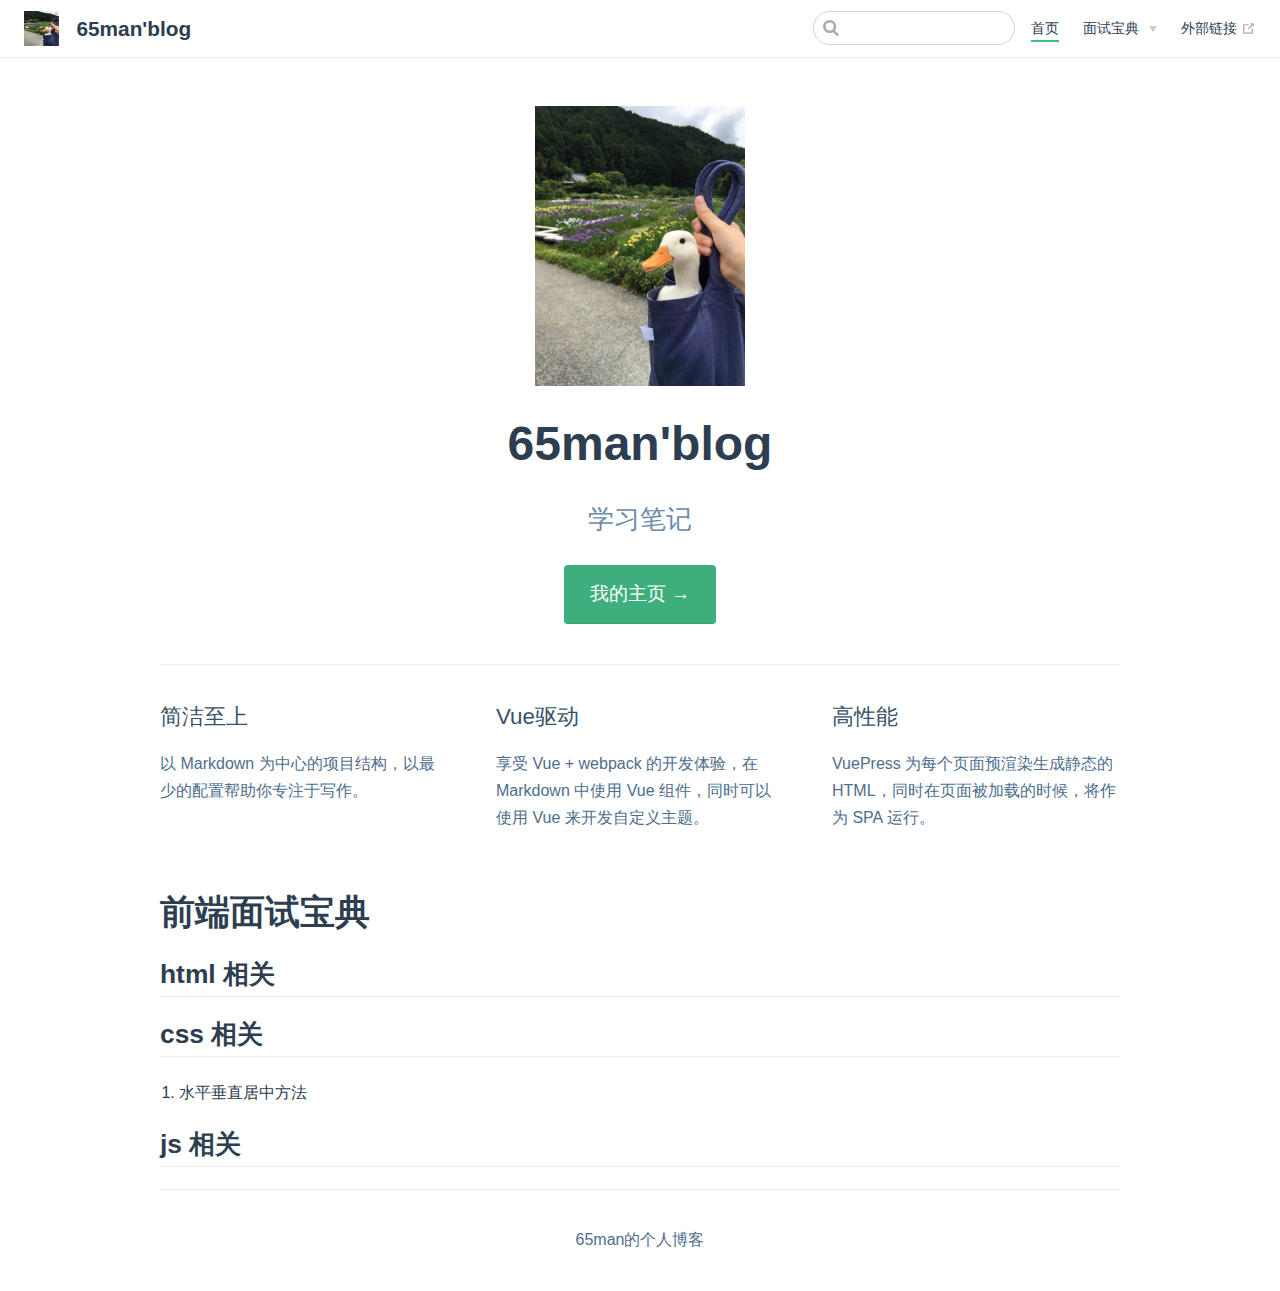
<file: index.html>
<!DOCTYPE html>
<html lang="en-US">
  <head>
    <meta charset="utf-8">
    <meta name="viewport" content="width=device-width,initial-scale=1">
    <title>65man&#39;blog</title>
    <meta name="generator" content="VuePress 1.8.2">
    <link res="icon" href="/images/logo.png">
    <meta name="description" content="学习笔记">
    
    <link rel="preload" href="/assets/css/0.styles.adfbd9dc.css" as="style"><link rel="preload" href="/assets/js/app.0184ecb8.js" as="script"><link rel="preload" href="/assets/js/2.bc2728b4.js" as="script"><link rel="preload" href="/assets/js/7.e914862c.js" as="script"><link rel="prefetch" href="/assets/js/10.859e1ba8.js"><link rel="prefetch" href="/assets/js/11.cdb01ffe.js"><link rel="prefetch" href="/assets/js/12.2e925d6b.js"><link rel="prefetch" href="/assets/js/3.70e4d725.js"><link rel="prefetch" href="/assets/js/4.17c95de2.js"><link rel="prefetch" href="/assets/js/5.5a255264.js"><link rel="prefetch" href="/assets/js/6.39a3f769.js"><link rel="prefetch" href="/assets/js/8.8c8b66c6.js"><link rel="prefetch" href="/assets/js/9.4c1535d0.js">
    <link rel="stylesheet" href="/assets/css/0.styles.adfbd9dc.css">
  </head>
  <body>
    <div id="app" data-server-rendered="true"><div class="theme-container no-sidebar"><header class="navbar"><div class="sidebar-button"><svg xmlns="http://www.w3.org/2000/svg" aria-hidden="true" role="img" viewBox="0 0 448 512" class="icon"><path fill="currentColor" d="M436 124H12c-6.627 0-12-5.373-12-12V80c0-6.627 5.373-12 12-12h424c6.627 0 12 5.373 12 12v32c0 6.627-5.373 12-12 12zm0 160H12c-6.627 0-12-5.373-12-12v-32c0-6.627 5.373-12 12-12h424c6.627 0 12 5.373 12 12v32c0 6.627-5.373 12-12 12zm0 160H12c-6.627 0-12-5.373-12-12v-32c0-6.627 5.373-12 12-12h424c6.627 0 12 5.373 12 12v32c0 6.627-5.373 12-12 12z"></path></svg></div> <a href="/" aria-current="page" class="home-link router-link-exact-active router-link-active"><img src="/images/logo.jpg" alt="65man'blog" class="logo"> <span class="site-name can-hide">65man'blog</span></a> <div class="links"><div class="search-box"><input aria-label="Search" autocomplete="off" spellcheck="false" value=""> <!----></div> <nav class="nav-links can-hide"><div class="nav-item"><a href="/" aria-current="page" class="nav-link router-link-exact-active router-link-active">
  首页
</a></div><div class="nav-item"><div class="dropdown-wrapper"><button type="button" aria-label="面试宝典" class="dropdown-title"><span class="title">面试宝典</span> <span class="arrow down"></span></button> <button type="button" aria-label="面试宝典" class="mobile-dropdown-title"><span class="title">面试宝典</span> <span class="arrow right"></span></button> <ul class="nav-dropdown" style="display:none;"><li class="dropdown-item"><!----> <a href="/guide/interview/css/" class="nav-link">
  css相关
</a></li><li class="dropdown-item"><!----> <a href="/guide/interview/js/" class="nav-link">
  js相关
</a></li><li class="dropdown-item"><!----> <a href="/guide/interview/vue/" class="nav-link">
  vue相关
</a></li><li class="dropdown-item"><!----> <a href="/guide/interview/net/" class="nav-link">
  浏览器网络相关
</a></li></ul></div></div><div class="nav-item"><a href="https://www.baidu.com" target="_blank" rel="noopener noreferrer" class="nav-link external">
  外部链接
  <span><svg xmlns="http://www.w3.org/2000/svg" aria-hidden="true" focusable="false" x="0px" y="0px" viewBox="0 0 100 100" width="15" height="15" class="icon outbound"><path fill="currentColor" d="M18.8,85.1h56l0,0c2.2,0,4-1.8,4-4v-32h-8v28h-48v-48h28v-8h-32l0,0c-2.2,0-4,1.8-4,4v56C14.8,83.3,16.6,85.1,18.8,85.1z"></path> <polygon fill="currentColor" points="45.7,48.7 51.3,54.3 77.2,28.5 77.2,37.2 85.2,37.2 85.2,14.9 62.8,14.9 62.8,22.9 71.5,22.9"></polygon></svg> <span class="sr-only">(opens new window)</span></span></a></div> <!----></nav></div></header> <div class="sidebar-mask"></div> <aside class="sidebar"><nav class="nav-links"><div class="nav-item"><a href="/" aria-current="page" class="nav-link router-link-exact-active router-link-active">
  首页
</a></div><div class="nav-item"><div class="dropdown-wrapper"><button type="button" aria-label="面试宝典" class="dropdown-title"><span class="title">面试宝典</span> <span class="arrow down"></span></button> <button type="button" aria-label="面试宝典" class="mobile-dropdown-title"><span class="title">面试宝典</span> <span class="arrow right"></span></button> <ul class="nav-dropdown" style="display:none;"><li class="dropdown-item"><!----> <a href="/guide/interview/css/" class="nav-link">
  css相关
</a></li><li class="dropdown-item"><!----> <a href="/guide/interview/js/" class="nav-link">
  js相关
</a></li><li class="dropdown-item"><!----> <a href="/guide/interview/vue/" class="nav-link">
  vue相关
</a></li><li class="dropdown-item"><!----> <a href="/guide/interview/net/" class="nav-link">
  浏览器网络相关
</a></li></ul></div></div><div class="nav-item"><a href="https://www.baidu.com" target="_blank" rel="noopener noreferrer" class="nav-link external">
  外部链接
  <span><svg xmlns="http://www.w3.org/2000/svg" aria-hidden="true" focusable="false" x="0px" y="0px" viewBox="0 0 100 100" width="15" height="15" class="icon outbound"><path fill="currentColor" d="M18.8,85.1h56l0,0c2.2,0,4-1.8,4-4v-32h-8v28h-48v-48h28v-8h-32l0,0c-2.2,0-4,1.8-4,4v56C14.8,83.3,16.6,85.1,18.8,85.1z"></path> <polygon fill="currentColor" points="45.7,48.7 51.3,54.3 77.2,28.5 77.2,37.2 85.2,37.2 85.2,14.9 62.8,14.9 62.8,22.9 71.5,22.9"></polygon></svg> <span class="sr-only">(opens new window)</span></span></a></div> <!----></nav>  <ul class="sidebar-links"><li><section class="sidebar-group depth-0"><p class="sidebar-heading open"><span>Home</span> <!----></p> <ul class="sidebar-links sidebar-group-items"><li><a href="/#html-相关" class="sidebar-link">html 相关</a><ul class="sidebar-sub-headers"></ul></li><li><a href="/#css-相关" class="sidebar-link">css 相关</a><ul class="sidebar-sub-headers"></ul></li><li><a href="/#js-相关" class="sidebar-link">js 相关</a><ul class="sidebar-sub-headers"></ul></li></ul></section></li></ul> </aside> <main aria-labelledby="main-title" class="home"><header class="hero"><img src="images/logo.jpg" alt="hero"> <h1 id="main-title">
      65man'blog
    </h1> <p class="description">
      学习笔记
    </p> <p class="action"><a href="/guide/interview/" class="nav-link action-button">
  我的主页 →
</a></p></header> <div class="features"><div class="feature"><h2>简洁至上</h2> <p>以 Markdown 为中心的项目结构，以最少的配置帮助你专注于写作。</p></div><div class="feature"><h2>Vue驱动</h2> <p>享受 Vue + webpack 的开发体验，在 Markdown 中使用 Vue 组件，同时可以使用 Vue 来开发自定义主题。</p></div><div class="feature"><h2>高性能</h2> <p>VuePress 为每个页面预渲染生成静态的 HTML，同时在页面被加载的时候，将作为 SPA 运行。</p></div></div> <div class="theme-default-content custom content__default"><h1 id="前端面试宝典"><a href="#前端面试宝典" class="header-anchor">#</a> 前端面试宝典</h1> <h2 id="html-相关"><a href="#html-相关" class="header-anchor">#</a> html 相关</h2> <h2 id="css-相关"><a href="#css-相关" class="header-anchor">#</a> css 相关</h2> <ol><li>水平垂直居中方法</li></ol> <h2 id="js-相关"><a href="#js-相关" class="header-anchor">#</a> js 相关</h2></div> <div class="footer">
    65man的个人博客
  </div></main></div><div class="global-ui"></div></div>
    <script src="/assets/js/app.0184ecb8.js" defer></script><script src="/assets/js/2.bc2728b4.js" defer></script><script src="/assets/js/7.e914862c.js" defer></script>
  </body>
</html>
</file>
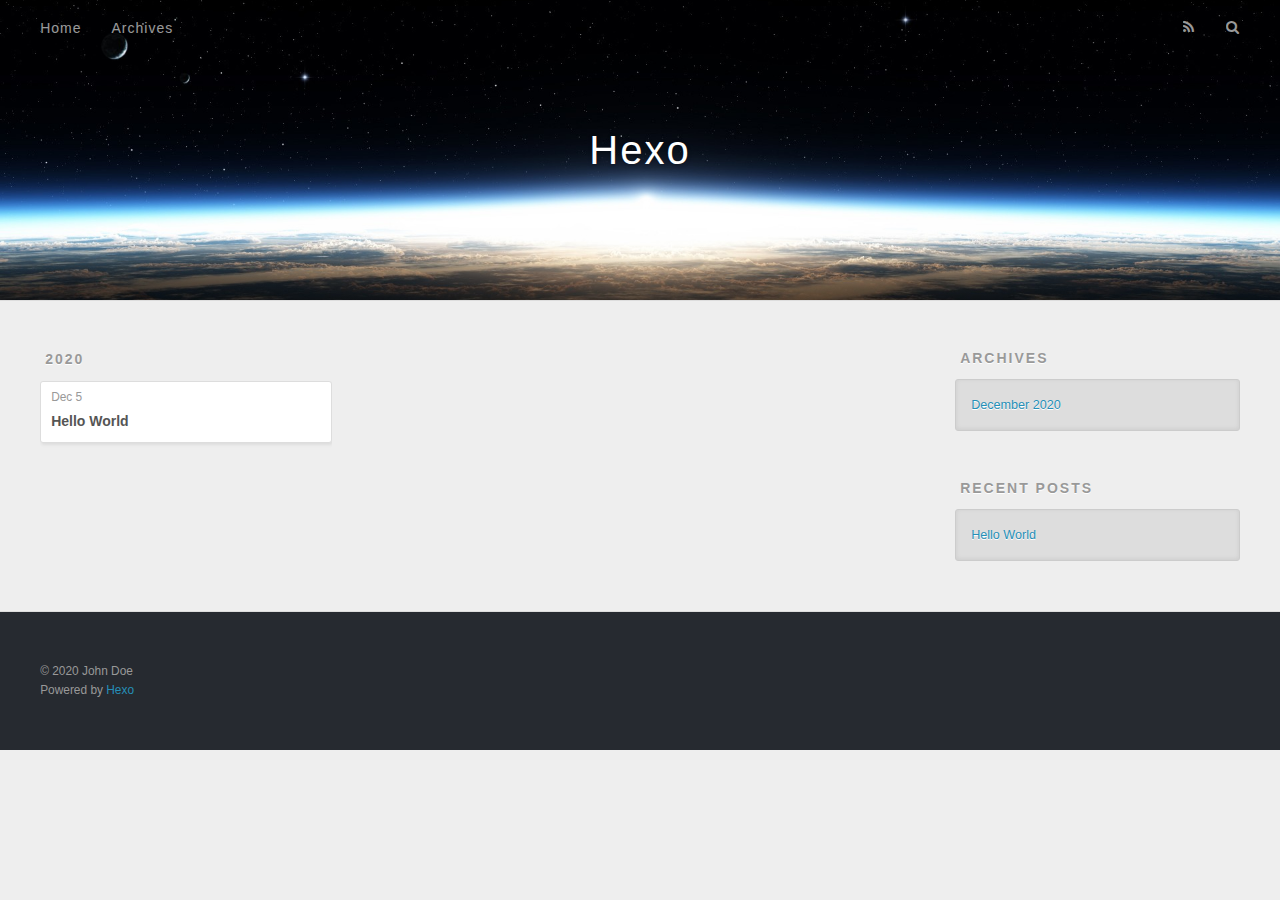
<file: archives/index.html>
<!DOCTYPE html>
<html>
<head>
  <meta charset="utf-8">
  

  
  <title>Archives | Hexo</title>
  <meta name="viewport" content="width=device-width, initial-scale=1, maximum-scale=1">
  <meta property="og:type" content="website">
<meta property="og:title" content="Hexo">
<meta property="og:url" content="http://example.com/archives/index.html">
<meta property="og:site_name" content="Hexo">
<meta property="og:locale" content="en_US">
<meta property="article:author" content="John Doe">
<meta name="twitter:card" content="summary">
  
    <link rel="alternate" href="/atom.xml" title="Hexo" type="application/atom+xml">
  
  
    <link rel="icon" href="/favicon.png">
  
  
    <link href="//fonts.googleapis.com/css?family=Source+Code+Pro" rel="stylesheet" type="text/css">
  
  
<link rel="stylesheet" href="/css/style.css">

<meta name="generator" content="Hexo 5.2.0"></head>

<body>
  <div id="container">
    <div id="wrap">
      <header id="header">
  <div id="banner"></div>
  <div id="header-outer" class="outer">
    <div id="header-title" class="inner">
      <h1 id="logo-wrap">
        <a href="/" id="logo">Hexo</a>
      </h1>
      
    </div>
    <div id="header-inner" class="inner">
      <nav id="main-nav">
        <a id="main-nav-toggle" class="nav-icon"></a>
        
          <a class="main-nav-link" href="/">Home</a>
        
          <a class="main-nav-link" href="/archives">Archives</a>
        
      </nav>
      <nav id="sub-nav">
        
          <a id="nav-rss-link" class="nav-icon" href="/atom.xml" title="RSS Feed"></a>
        
        <a id="nav-search-btn" class="nav-icon" title="Search"></a>
      </nav>
      <div id="search-form-wrap">
        <form action="//google.com/search" method="get" accept-charset="UTF-8" class="search-form"><input type="search" name="q" class="search-form-input" placeholder="Search"><button type="submit" class="search-form-submit">&#xF002;</button><input type="hidden" name="sitesearch" value="http://example.com"></form>
      </div>
    </div>
  </div>
</header>
      <div class="outer">
        <section id="main">
  
  
    
    
      
      
      <section class="archives-wrap">
        <div class="archive-year-wrap">
          <a href="/archives/2020" class="archive-year">2020</a>
        </div>
        <div class="archives">
    
    <article class="archive-article archive-type-post">
  <div class="archive-article-inner">
    <header class="archive-article-header">
      <a href="/2020/12/05/hello-world/" class="archive-article-date">
  <time datetime="2020-12-05T03:58:40.087Z" itemprop="datePublished">Dec 5</time>
</a>
      
  
    <h1 itemprop="name">
      <a class="archive-article-title" href="/2020/12/05/hello-world/">Hello World</a>
    </h1>
  

    </header>
  </div>
</article>
  
  
    </div></section>
  


</section>
        
          <aside id="sidebar">
  
    

  
    

  
    
  
    
  <div class="widget-wrap">
    <h3 class="widget-title">Archives</h3>
    <div class="widget">
      <ul class="archive-list"><li class="archive-list-item"><a class="archive-list-link" href="/archives/2020/12/">December 2020</a></li></ul>
    </div>
  </div>


  
    
  <div class="widget-wrap">
    <h3 class="widget-title">Recent Posts</h3>
    <div class="widget">
      <ul>
        
          <li>
            <a href="/2020/12/05/hello-world/">Hello World</a>
          </li>
        
      </ul>
    </div>
  </div>

  
</aside>
        
      </div>
      <footer id="footer">
  
  <div class="outer">
    <div id="footer-info" class="inner">
      &copy; 2020 John Doe<br>
      Powered by <a href="http://hexo.io/" target="_blank">Hexo</a>
    </div>
  </div>
</footer>
    </div>
    <nav id="mobile-nav">
  
    <a href="/" class="mobile-nav-link">Home</a>
  
    <a href="/archives" class="mobile-nav-link">Archives</a>
  
</nav>
    

<script src="//ajax.googleapis.com/ajax/libs/jquery/2.0.3/jquery.min.js"></script>


  
<link rel="stylesheet" href="/fancybox/jquery.fancybox.css">

  
<script src="/fancybox/jquery.fancybox.pack.js"></script>




<script src="/js/script.js"></script>




  </div>
</body>
</html>
</file>
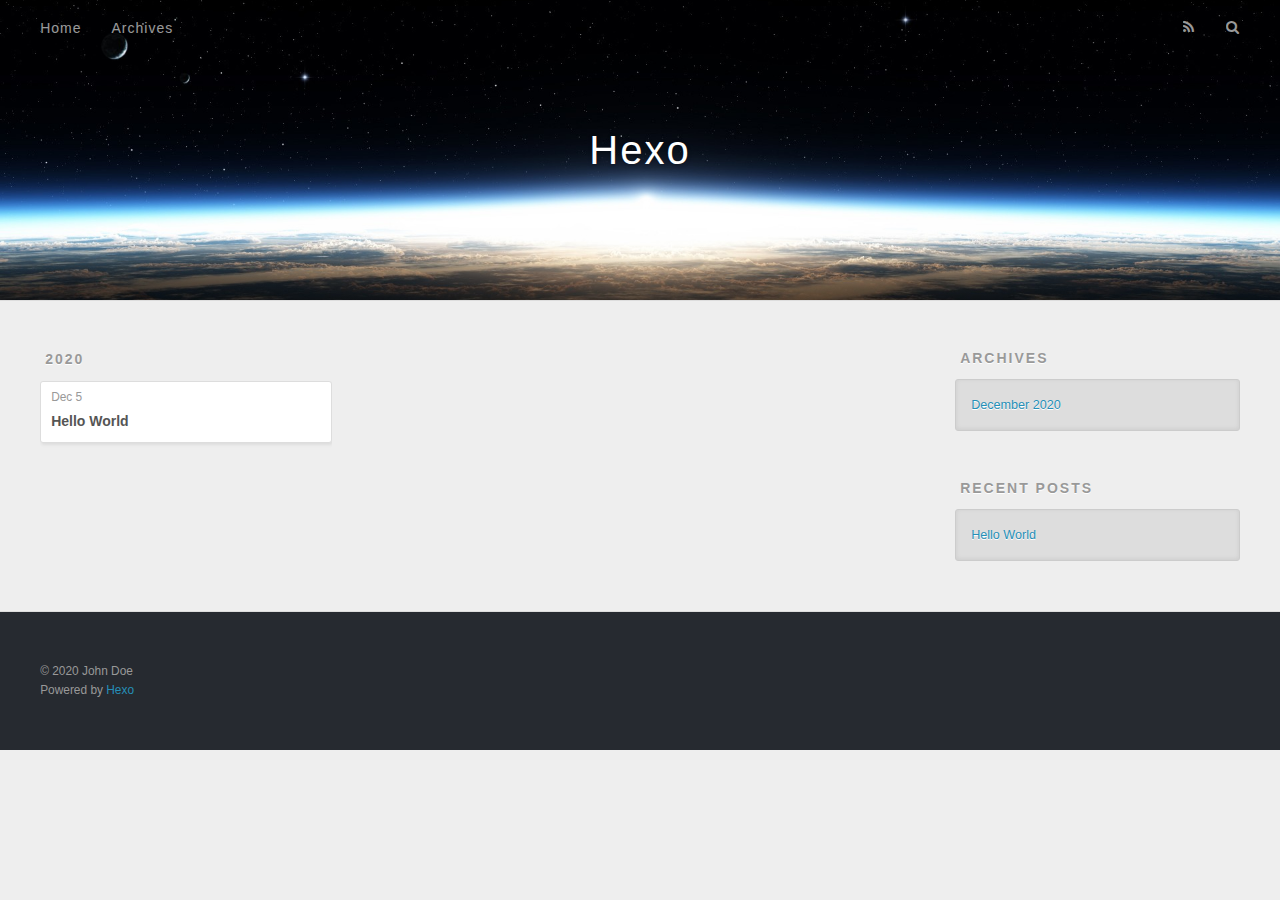
<file: archives/2020/index.html>
<!DOCTYPE html>
<html>
<head>
  <meta charset="utf-8">
  

  
  <title>Archives: 2020 | Hexo</title>
  <meta name="viewport" content="width=device-width, initial-scale=1, maximum-scale=1">
  <meta property="og:type" content="website">
<meta property="og:title" content="Hexo">
<meta property="og:url" content="http://example.com/archives/2020/index.html">
<meta property="og:site_name" content="Hexo">
<meta property="og:locale" content="en_US">
<meta property="article:author" content="John Doe">
<meta name="twitter:card" content="summary">
  
    <link rel="alternate" href="/atom.xml" title="Hexo" type="application/atom+xml">
  
  
    <link rel="icon" href="/favicon.png">
  
  
    <link href="//fonts.googleapis.com/css?family=Source+Code+Pro" rel="stylesheet" type="text/css">
  
  
<link rel="stylesheet" href="/css/style.css">

<meta name="generator" content="Hexo 5.2.0"></head>

<body>
  <div id="container">
    <div id="wrap">
      <header id="header">
  <div id="banner"></div>
  <div id="header-outer" class="outer">
    <div id="header-title" class="inner">
      <h1 id="logo-wrap">
        <a href="/" id="logo">Hexo</a>
      </h1>
      
    </div>
    <div id="header-inner" class="inner">
      <nav id="main-nav">
        <a id="main-nav-toggle" class="nav-icon"></a>
        
          <a class="main-nav-link" href="/">Home</a>
        
          <a class="main-nav-link" href="/archives">Archives</a>
        
      </nav>
      <nav id="sub-nav">
        
          <a id="nav-rss-link" class="nav-icon" href="/atom.xml" title="RSS Feed"></a>
        
        <a id="nav-search-btn" class="nav-icon" title="Search"></a>
      </nav>
      <div id="search-form-wrap">
        <form action="//google.com/search" method="get" accept-charset="UTF-8" class="search-form"><input type="search" name="q" class="search-form-input" placeholder="Search"><button type="submit" class="search-form-submit">&#xF002;</button><input type="hidden" name="sitesearch" value="http://example.com"></form>
      </div>
    </div>
  </div>
</header>
      <div class="outer">
        <section id="main">
  
  
    
    
      
      
      <section class="archives-wrap">
        <div class="archive-year-wrap">
          <a href="/archives/2020" class="archive-year">2020</a>
        </div>
        <div class="archives">
    
    <article class="archive-article archive-type-post">
  <div class="archive-article-inner">
    <header class="archive-article-header">
      <a href="/2020/12/05/hello-world/" class="archive-article-date">
  <time datetime="2020-12-05T03:58:40.087Z" itemprop="datePublished">Dec 5</time>
</a>
      
  
    <h1 itemprop="name">
      <a class="archive-article-title" href="/2020/12/05/hello-world/">Hello World</a>
    </h1>
  

    </header>
  </div>
</article>
  
  
    </div></section>
  


</section>
        
          <aside id="sidebar">
  
    

  
    

  
    
  
    
  <div class="widget-wrap">
    <h3 class="widget-title">Archives</h3>
    <div class="widget">
      <ul class="archive-list"><li class="archive-list-item"><a class="archive-list-link" href="/archives/2020/12/">December 2020</a></li></ul>
    </div>
  </div>


  
    
  <div class="widget-wrap">
    <h3 class="widget-title">Recent Posts</h3>
    <div class="widget">
      <ul>
        
          <li>
            <a href="/2020/12/05/hello-world/">Hello World</a>
          </li>
        
      </ul>
    </div>
  </div>

  
</aside>
        
      </div>
      <footer id="footer">
  
  <div class="outer">
    <div id="footer-info" class="inner">
      &copy; 2020 John Doe<br>
      Powered by <a href="http://hexo.io/" target="_blank">Hexo</a>
    </div>
  </div>
</footer>
    </div>
    <nav id="mobile-nav">
  
    <a href="/" class="mobile-nav-link">Home</a>
  
    <a href="/archives" class="mobile-nav-link">Archives</a>
  
</nav>
    

<script src="//ajax.googleapis.com/ajax/libs/jquery/2.0.3/jquery.min.js"></script>


  
<link rel="stylesheet" href="/fancybox/jquery.fancybox.css">

  
<script src="/fancybox/jquery.fancybox.pack.js"></script>




<script src="/js/script.js"></script>




  </div>
</body>
</html>
</file>
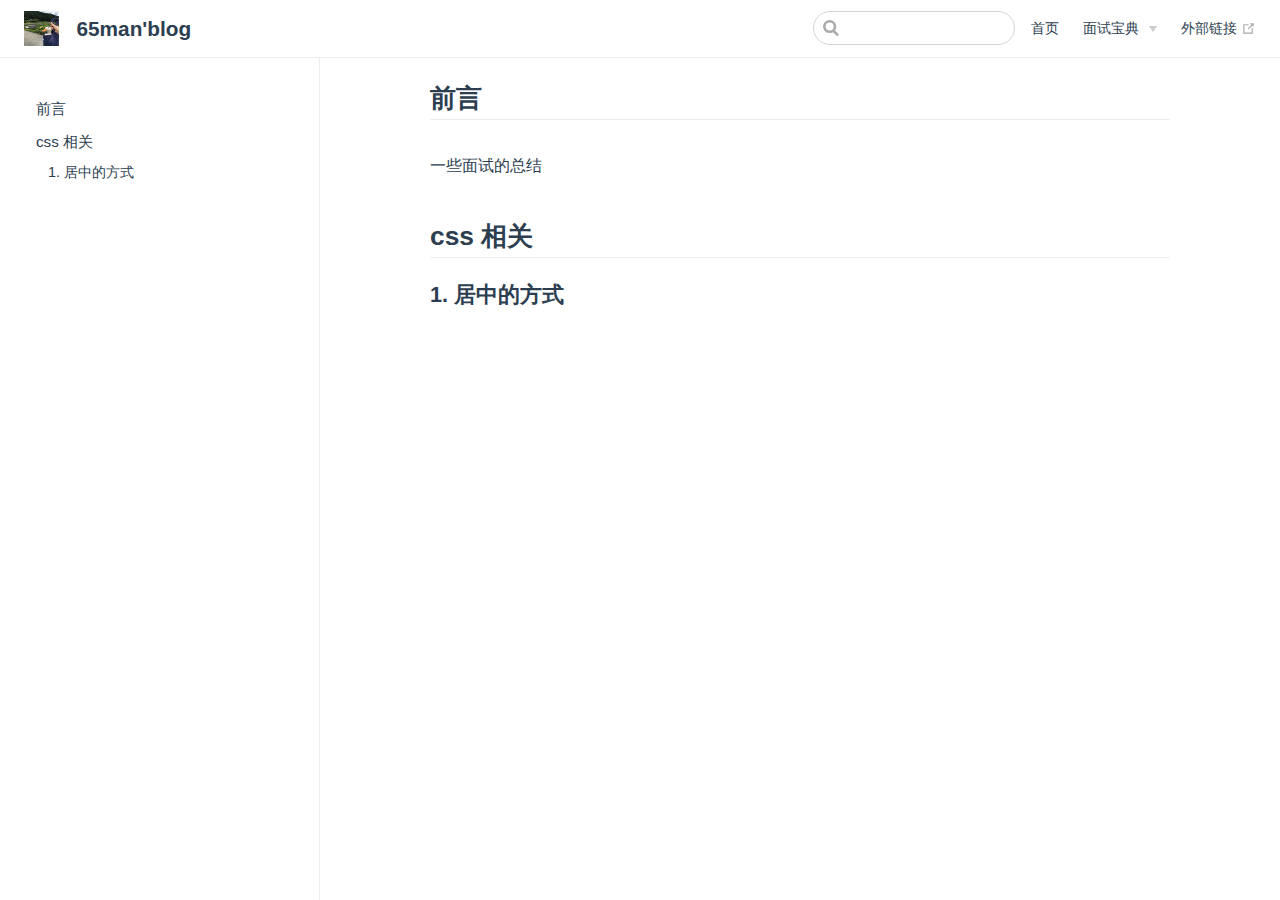
<file: guide/interview/index.html>
<!DOCTYPE html>
<html lang="en-US">
  <head>
    <meta charset="utf-8">
    <meta name="viewport" content="width=device-width,initial-scale=1">
    <title>65man&#39;blog</title>
    <meta name="generator" content="VuePress 1.8.2">
    <link res="icon" href="/images/logo.png">
    <meta name="description" content="学习笔记">
    
    <link rel="preload" href="/assets/css/0.styles.adfbd9dc.css" as="style"><link rel="preload" href="/assets/js/app.0184ecb8.js" as="script"><link rel="preload" href="/assets/js/2.bc2728b4.js" as="script"><link rel="preload" href="/assets/js/8.8c8b66c6.js" as="script"><link rel="prefetch" href="/assets/js/10.859e1ba8.js"><link rel="prefetch" href="/assets/js/11.cdb01ffe.js"><link rel="prefetch" href="/assets/js/12.2e925d6b.js"><link rel="prefetch" href="/assets/js/3.70e4d725.js"><link rel="prefetch" href="/assets/js/4.17c95de2.js"><link rel="prefetch" href="/assets/js/5.5a255264.js"><link rel="prefetch" href="/assets/js/6.39a3f769.js"><link rel="prefetch" href="/assets/js/7.e914862c.js"><link rel="prefetch" href="/assets/js/9.4c1535d0.js">
    <link rel="stylesheet" href="/assets/css/0.styles.adfbd9dc.css">
  </head>
  <body>
    <div id="app" data-server-rendered="true"><div class="theme-container"><header class="navbar"><div class="sidebar-button"><svg xmlns="http://www.w3.org/2000/svg" aria-hidden="true" role="img" viewBox="0 0 448 512" class="icon"><path fill="currentColor" d="M436 124H12c-6.627 0-12-5.373-12-12V80c0-6.627 5.373-12 12-12h424c6.627 0 12 5.373 12 12v32c0 6.627-5.373 12-12 12zm0 160H12c-6.627 0-12-5.373-12-12v-32c0-6.627 5.373-12 12-12h424c6.627 0 12 5.373 12 12v32c0 6.627-5.373 12-12 12zm0 160H12c-6.627 0-12-5.373-12-12v-32c0-6.627 5.373-12 12-12h424c6.627 0 12 5.373 12 12v32c0 6.627-5.373 12-12 12z"></path></svg></div> <a href="/" class="home-link router-link-active"><img src="/images/logo.jpg" alt="65man'blog" class="logo"> <span class="site-name can-hide">65man'blog</span></a> <div class="links"><div class="search-box"><input aria-label="Search" autocomplete="off" spellcheck="false" value=""> <!----></div> <nav class="nav-links can-hide"><div class="nav-item"><a href="/" class="nav-link">
  首页
</a></div><div class="nav-item"><div class="dropdown-wrapper"><button type="button" aria-label="面试宝典" class="dropdown-title"><span class="title">面试宝典</span> <span class="arrow down"></span></button> <button type="button" aria-label="面试宝典" class="mobile-dropdown-title"><span class="title">面试宝典</span> <span class="arrow right"></span></button> <ul class="nav-dropdown" style="display:none;"><li class="dropdown-item"><!----> <a href="/guide/interview/css/" class="nav-link">
  css相关
</a></li><li class="dropdown-item"><!----> <a href="/guide/interview/js/" class="nav-link">
  js相关
</a></li><li class="dropdown-item"><!----> <a href="/guide/interview/vue/" class="nav-link">
  vue相关
</a></li><li class="dropdown-item"><!----> <a href="/guide/interview/net/" class="nav-link">
  浏览器网络相关
</a></li></ul></div></div><div class="nav-item"><a href="https://www.baidu.com" target="_blank" rel="noopener noreferrer" class="nav-link external">
  外部链接
  <span><svg xmlns="http://www.w3.org/2000/svg" aria-hidden="true" focusable="false" x="0px" y="0px" viewBox="0 0 100 100" width="15" height="15" class="icon outbound"><path fill="currentColor" d="M18.8,85.1h56l0,0c2.2,0,4-1.8,4-4v-32h-8v28h-48v-48h28v-8h-32l0,0c-2.2,0-4,1.8-4,4v56C14.8,83.3,16.6,85.1,18.8,85.1z"></path> <polygon fill="currentColor" points="45.7,48.7 51.3,54.3 77.2,28.5 77.2,37.2 85.2,37.2 85.2,14.9 62.8,14.9 62.8,22.9 71.5,22.9"></polygon></svg> <span class="sr-only">(opens new window)</span></span></a></div> <!----></nav></div></header> <div class="sidebar-mask"></div> <aside class="sidebar"><nav class="nav-links"><div class="nav-item"><a href="/" class="nav-link">
  首页
</a></div><div class="nav-item"><div class="dropdown-wrapper"><button type="button" aria-label="面试宝典" class="dropdown-title"><span class="title">面试宝典</span> <span class="arrow down"></span></button> <button type="button" aria-label="面试宝典" class="mobile-dropdown-title"><span class="title">面试宝典</span> <span class="arrow right"></span></button> <ul class="nav-dropdown" style="display:none;"><li class="dropdown-item"><!----> <a href="/guide/interview/css/" class="nav-link">
  css相关
</a></li><li class="dropdown-item"><!----> <a href="/guide/interview/js/" class="nav-link">
  js相关
</a></li><li class="dropdown-item"><!----> <a href="/guide/interview/vue/" class="nav-link">
  vue相关
</a></li><li class="dropdown-item"><!----> <a href="/guide/interview/net/" class="nav-link">
  浏览器网络相关
</a></li></ul></div></div><div class="nav-item"><a href="https://www.baidu.com" target="_blank" rel="noopener noreferrer" class="nav-link external">
  外部链接
  <span><svg xmlns="http://www.w3.org/2000/svg" aria-hidden="true" focusable="false" x="0px" y="0px" viewBox="0 0 100 100" width="15" height="15" class="icon outbound"><path fill="currentColor" d="M18.8,85.1h56l0,0c2.2,0,4-1.8,4-4v-32h-8v28h-48v-48h28v-8h-32l0,0c-2.2,0-4,1.8-4,4v56C14.8,83.3,16.6,85.1,18.8,85.1z"></path> <polygon fill="currentColor" points="45.7,48.7 51.3,54.3 77.2,28.5 77.2,37.2 85.2,37.2 85.2,14.9 62.8,14.9 62.8,22.9 71.5,22.9"></polygon></svg> <span class="sr-only">(opens new window)</span></span></a></div> <!----></nav>  <ul class="sidebar-links"><li><section class="sidebar-group depth-0"><p class="sidebar-heading open"><span></span> <!----></p> <ul class="sidebar-links sidebar-group-items"><li><a href="/guide/interview/#前言" class="sidebar-link">前言</a><ul class="sidebar-sub-headers"></ul></li><li><a href="/guide/interview/#css-相关" class="sidebar-link">css 相关</a><ul class="sidebar-sub-headers"><li class="sidebar-sub-header"><a href="/guide/interview/#_1-居中的方式" class="sidebar-link">1. 居中的方式</a></li></ul></li></ul></section></li></ul> </aside> <main class="page"> <div class="theme-default-content content__default"><h2 id="前言"><a href="#前言" class="header-anchor">#</a> 前言</h2> <p>一些面试的总结</p> <h2 id="css-相关"><a href="#css-相关" class="header-anchor">#</a> css 相关</h2> <h3 id="_1-居中的方式"><a href="#_1-居中的方式" class="header-anchor">#</a> 1. 居中的方式</h3></div> <footer class="page-edit"><!----> <!----></footer> <!----> </main></div><div class="global-ui"></div></div>
    <script src="/assets/js/app.0184ecb8.js" defer></script><script src="/assets/js/2.bc2728b4.js" defer></script><script src="/assets/js/8.8c8b66c6.js" defer></script>
  </body>
</html>
</file>
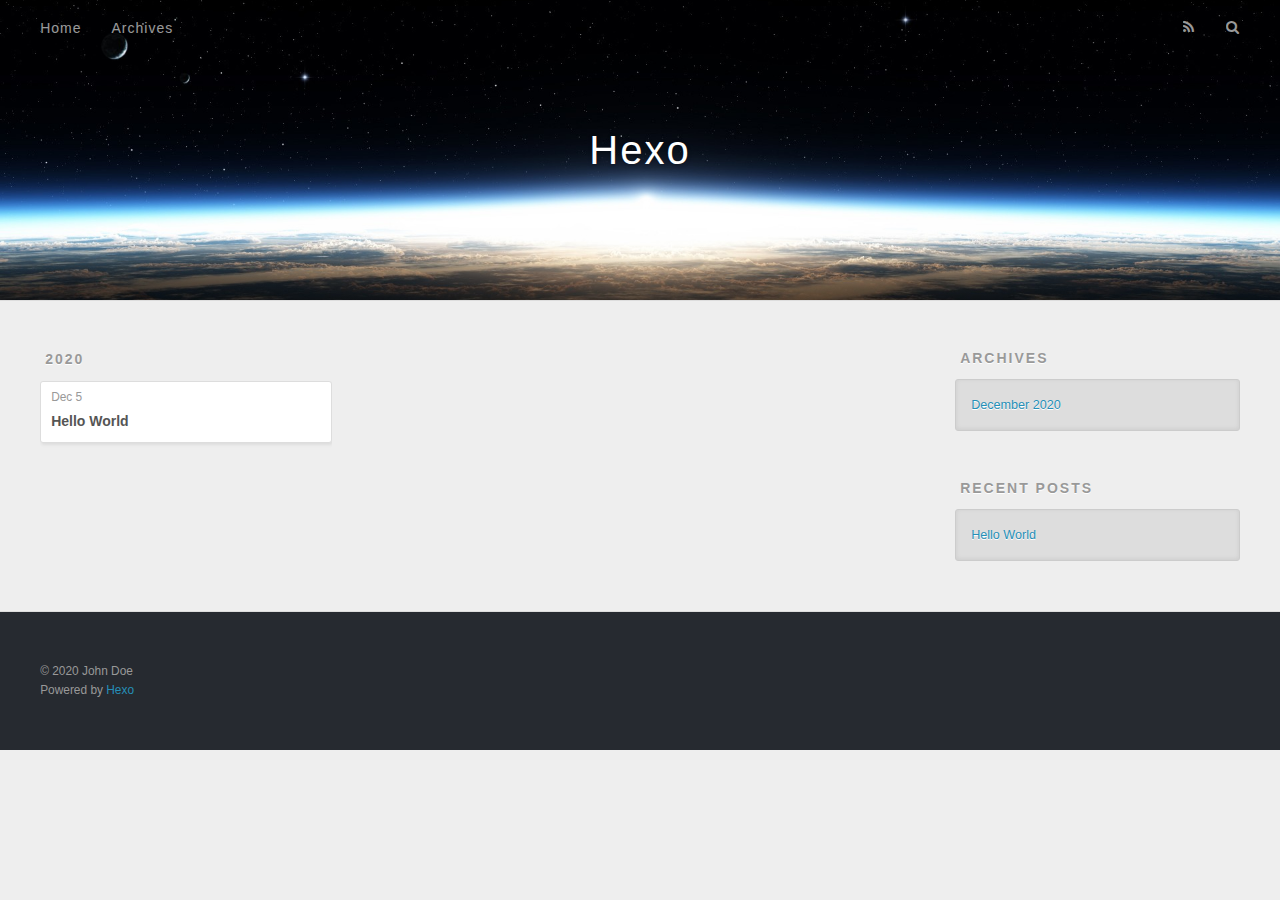
<file: archives/2020/12/index.html>
<!DOCTYPE html>
<html>
<head>
  <meta charset="utf-8">
  

  
  <title>Archives: 2020/12 | Hexo</title>
  <meta name="viewport" content="width=device-width, initial-scale=1, maximum-scale=1">
  <meta property="og:type" content="website">
<meta property="og:title" content="Hexo">
<meta property="og:url" content="http://example.com/archives/2020/12/index.html">
<meta property="og:site_name" content="Hexo">
<meta property="og:locale" content="en_US">
<meta property="article:author" content="John Doe">
<meta name="twitter:card" content="summary">
  
    <link rel="alternate" href="/atom.xml" title="Hexo" type="application/atom+xml">
  
  
    <link rel="icon" href="/favicon.png">
  
  
    <link href="//fonts.googleapis.com/css?family=Source+Code+Pro" rel="stylesheet" type="text/css">
  
  
<link rel="stylesheet" href="/css/style.css">

<meta name="generator" content="Hexo 5.2.0"></head>

<body>
  <div id="container">
    <div id="wrap">
      <header id="header">
  <div id="banner"></div>
  <div id="header-outer" class="outer">
    <div id="header-title" class="inner">
      <h1 id="logo-wrap">
        <a href="/" id="logo">Hexo</a>
      </h1>
      
    </div>
    <div id="header-inner" class="inner">
      <nav id="main-nav">
        <a id="main-nav-toggle" class="nav-icon"></a>
        
          <a class="main-nav-link" href="/">Home</a>
        
          <a class="main-nav-link" href="/archives">Archives</a>
        
      </nav>
      <nav id="sub-nav">
        
          <a id="nav-rss-link" class="nav-icon" href="/atom.xml" title="RSS Feed"></a>
        
        <a id="nav-search-btn" class="nav-icon" title="Search"></a>
      </nav>
      <div id="search-form-wrap">
        <form action="//google.com/search" method="get" accept-charset="UTF-8" class="search-form"><input type="search" name="q" class="search-form-input" placeholder="Search"><button type="submit" class="search-form-submit">&#xF002;</button><input type="hidden" name="sitesearch" value="http://example.com"></form>
      </div>
    </div>
  </div>
</header>
      <div class="outer">
        <section id="main">
  
  
    
    
      
      
      <section class="archives-wrap">
        <div class="archive-year-wrap">
          <a href="/archives/2020" class="archive-year">2020</a>
        </div>
        <div class="archives">
    
    <article class="archive-article archive-type-post">
  <div class="archive-article-inner">
    <header class="archive-article-header">
      <a href="/2020/12/05/hello-world/" class="archive-article-date">
  <time datetime="2020-12-05T03:58:40.087Z" itemprop="datePublished">Dec 5</time>
</a>
      
  
    <h1 itemprop="name">
      <a class="archive-article-title" href="/2020/12/05/hello-world/">Hello World</a>
    </h1>
  

    </header>
  </div>
</article>
  
  
    </div></section>
  


</section>
        
          <aside id="sidebar">
  
    

  
    

  
    
  
    
  <div class="widget-wrap">
    <h3 class="widget-title">Archives</h3>
    <div class="widget">
      <ul class="archive-list"><li class="archive-list-item"><a class="archive-list-link" href="/archives/2020/12/">December 2020</a></li></ul>
    </div>
  </div>


  
    
  <div class="widget-wrap">
    <h3 class="widget-title">Recent Posts</h3>
    <div class="widget">
      <ul>
        
          <li>
            <a href="/2020/12/05/hello-world/">Hello World</a>
          </li>
        
      </ul>
    </div>
  </div>

  
</aside>
        
      </div>
      <footer id="footer">
  
  <div class="outer">
    <div id="footer-info" class="inner">
      &copy; 2020 John Doe<br>
      Powered by <a href="http://hexo.io/" target="_blank">Hexo</a>
    </div>
  </div>
</footer>
    </div>
    <nav id="mobile-nav">
  
    <a href="/" class="mobile-nav-link">Home</a>
  
    <a href="/archives" class="mobile-nav-link">Archives</a>
  
</nav>
    

<script src="//ajax.googleapis.com/ajax/libs/jquery/2.0.3/jquery.min.js"></script>


  
<link rel="stylesheet" href="/fancybox/jquery.fancybox.css">

  
<script src="/fancybox/jquery.fancybox.pack.js"></script>




<script src="/js/script.js"></script>




  </div>
</body>
</html>
</file>
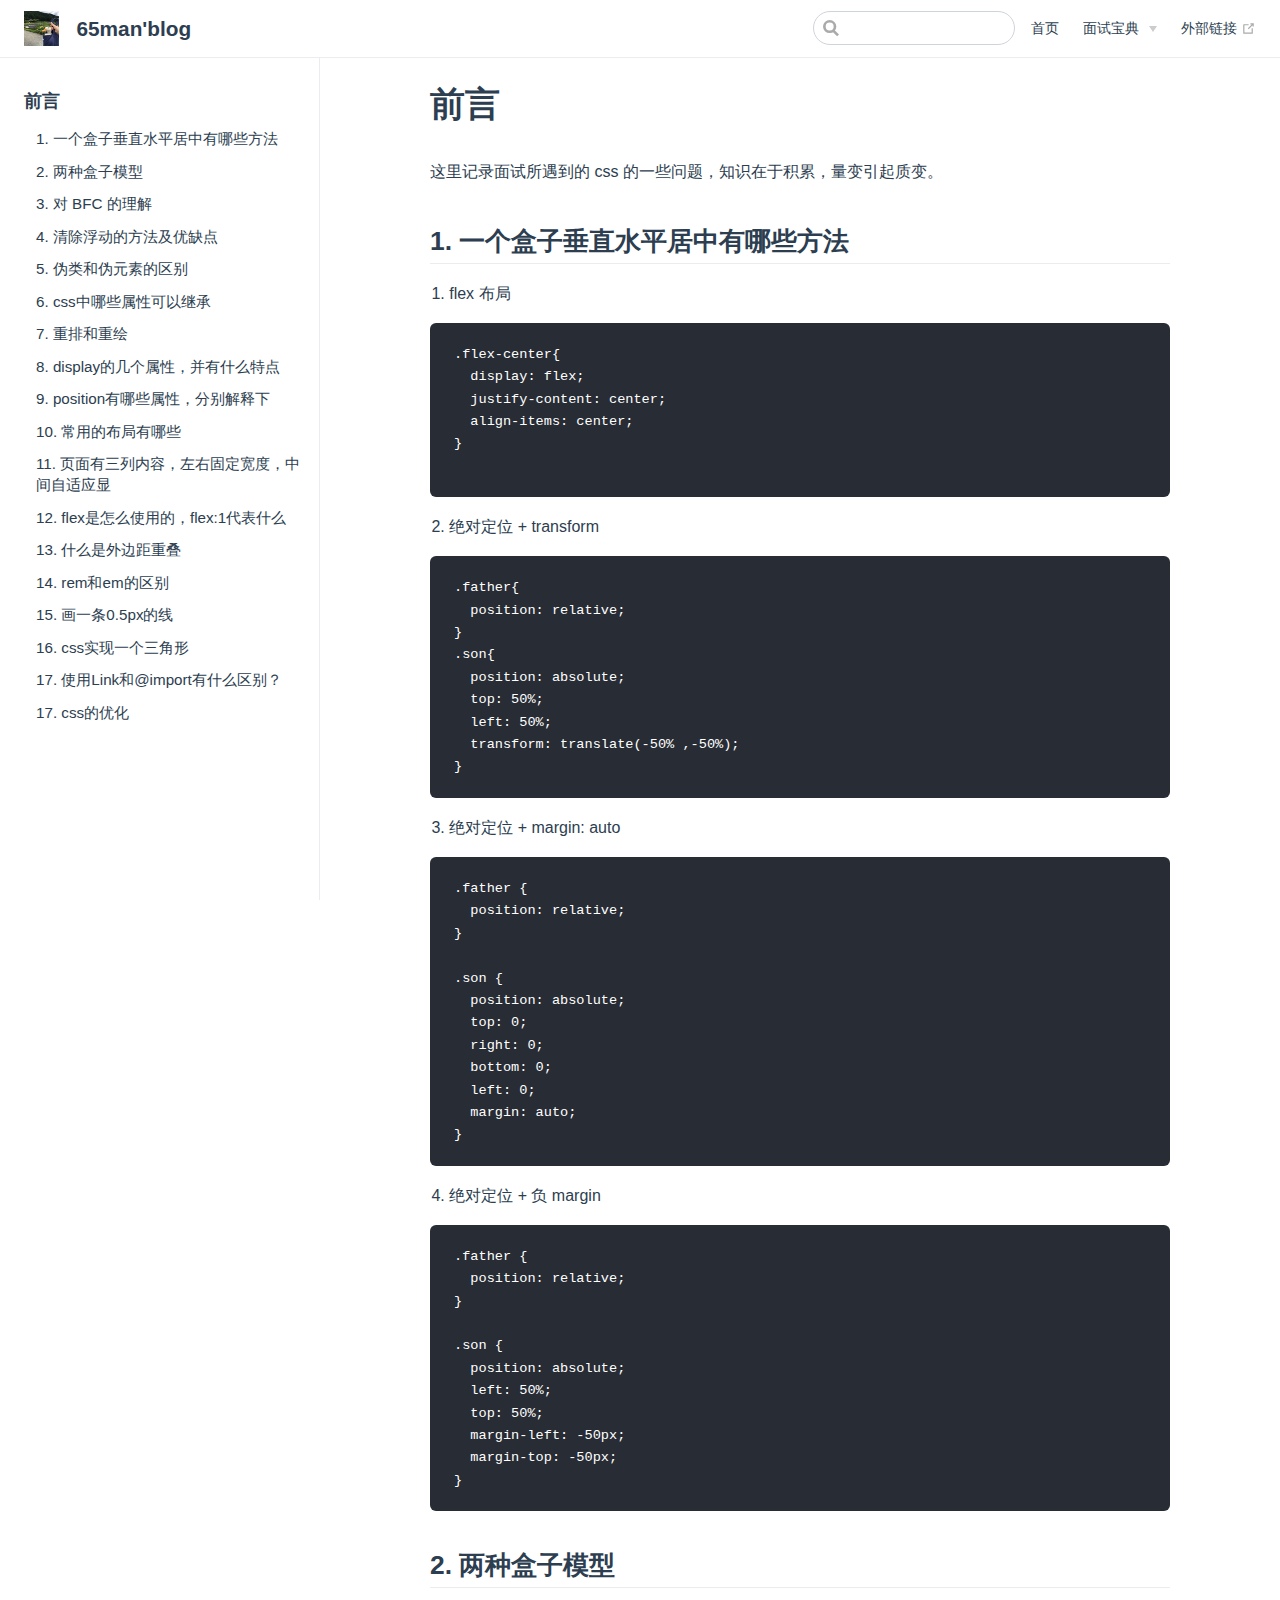
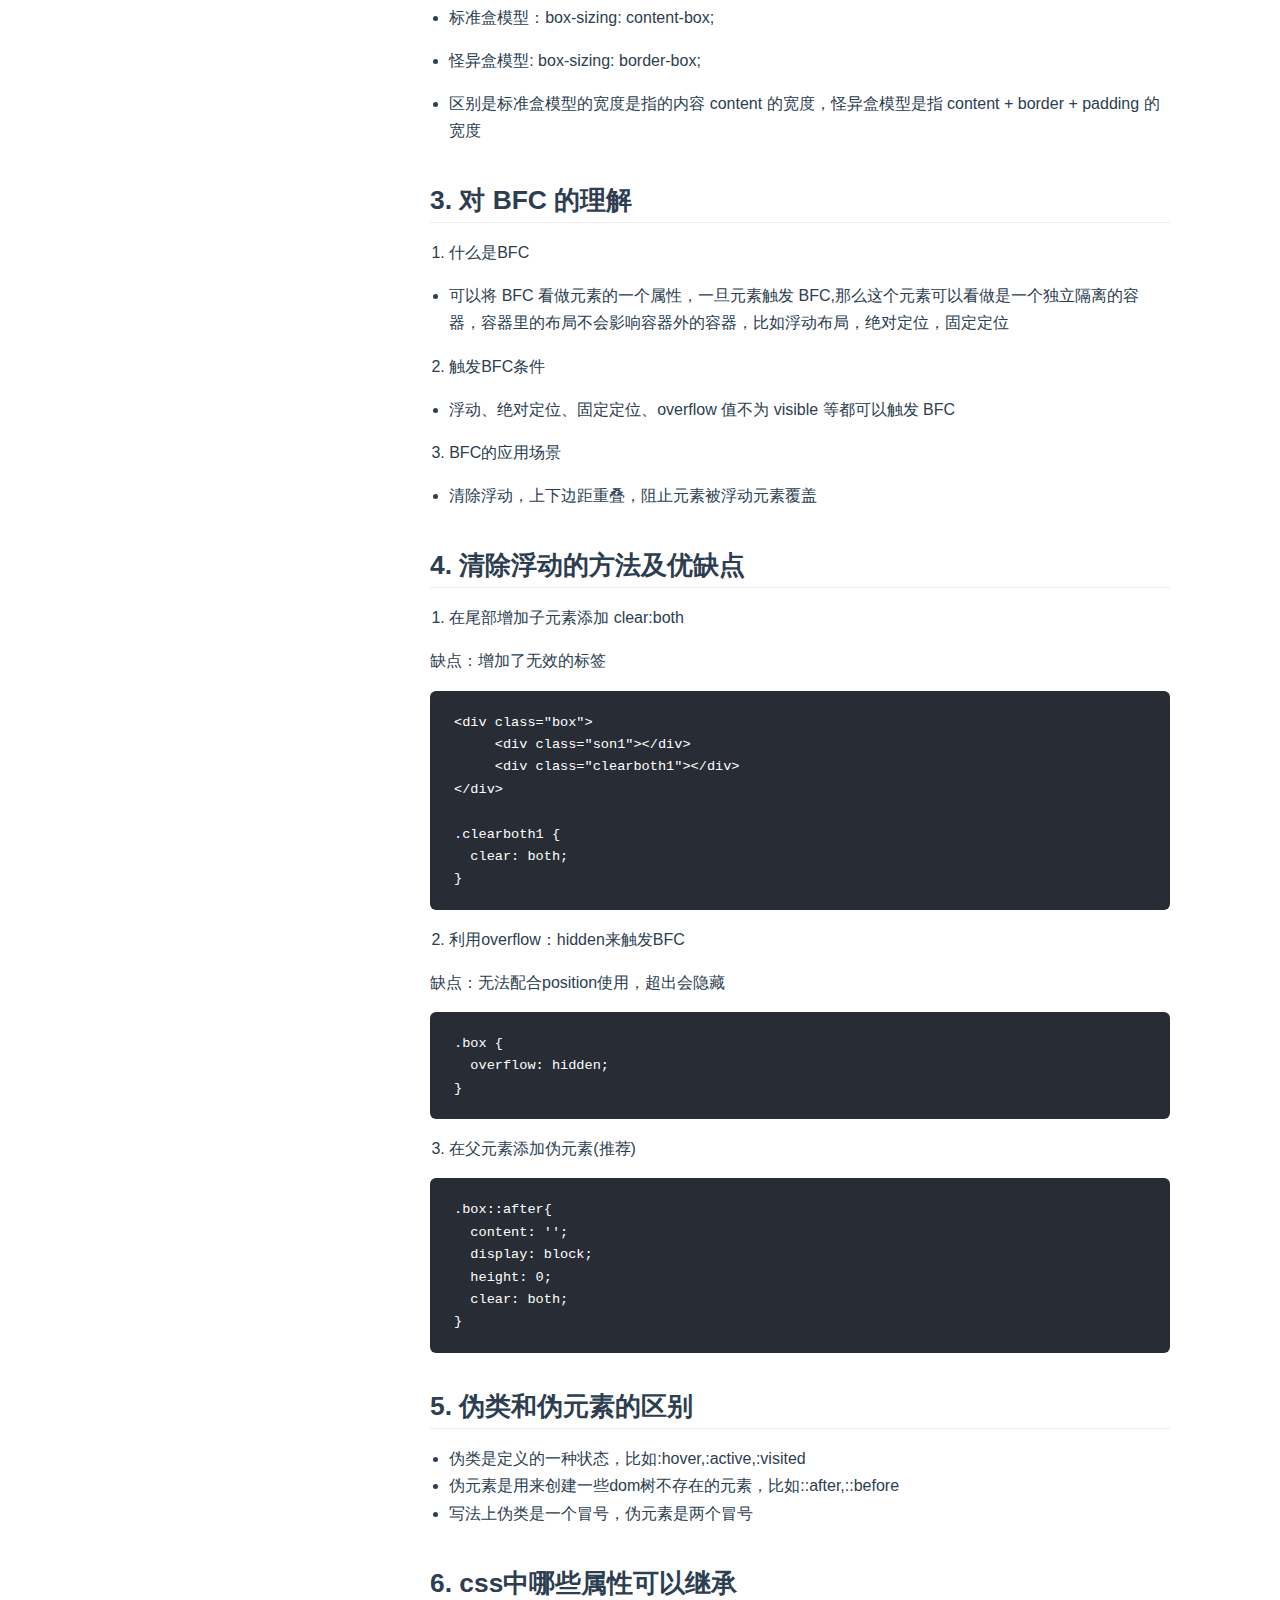
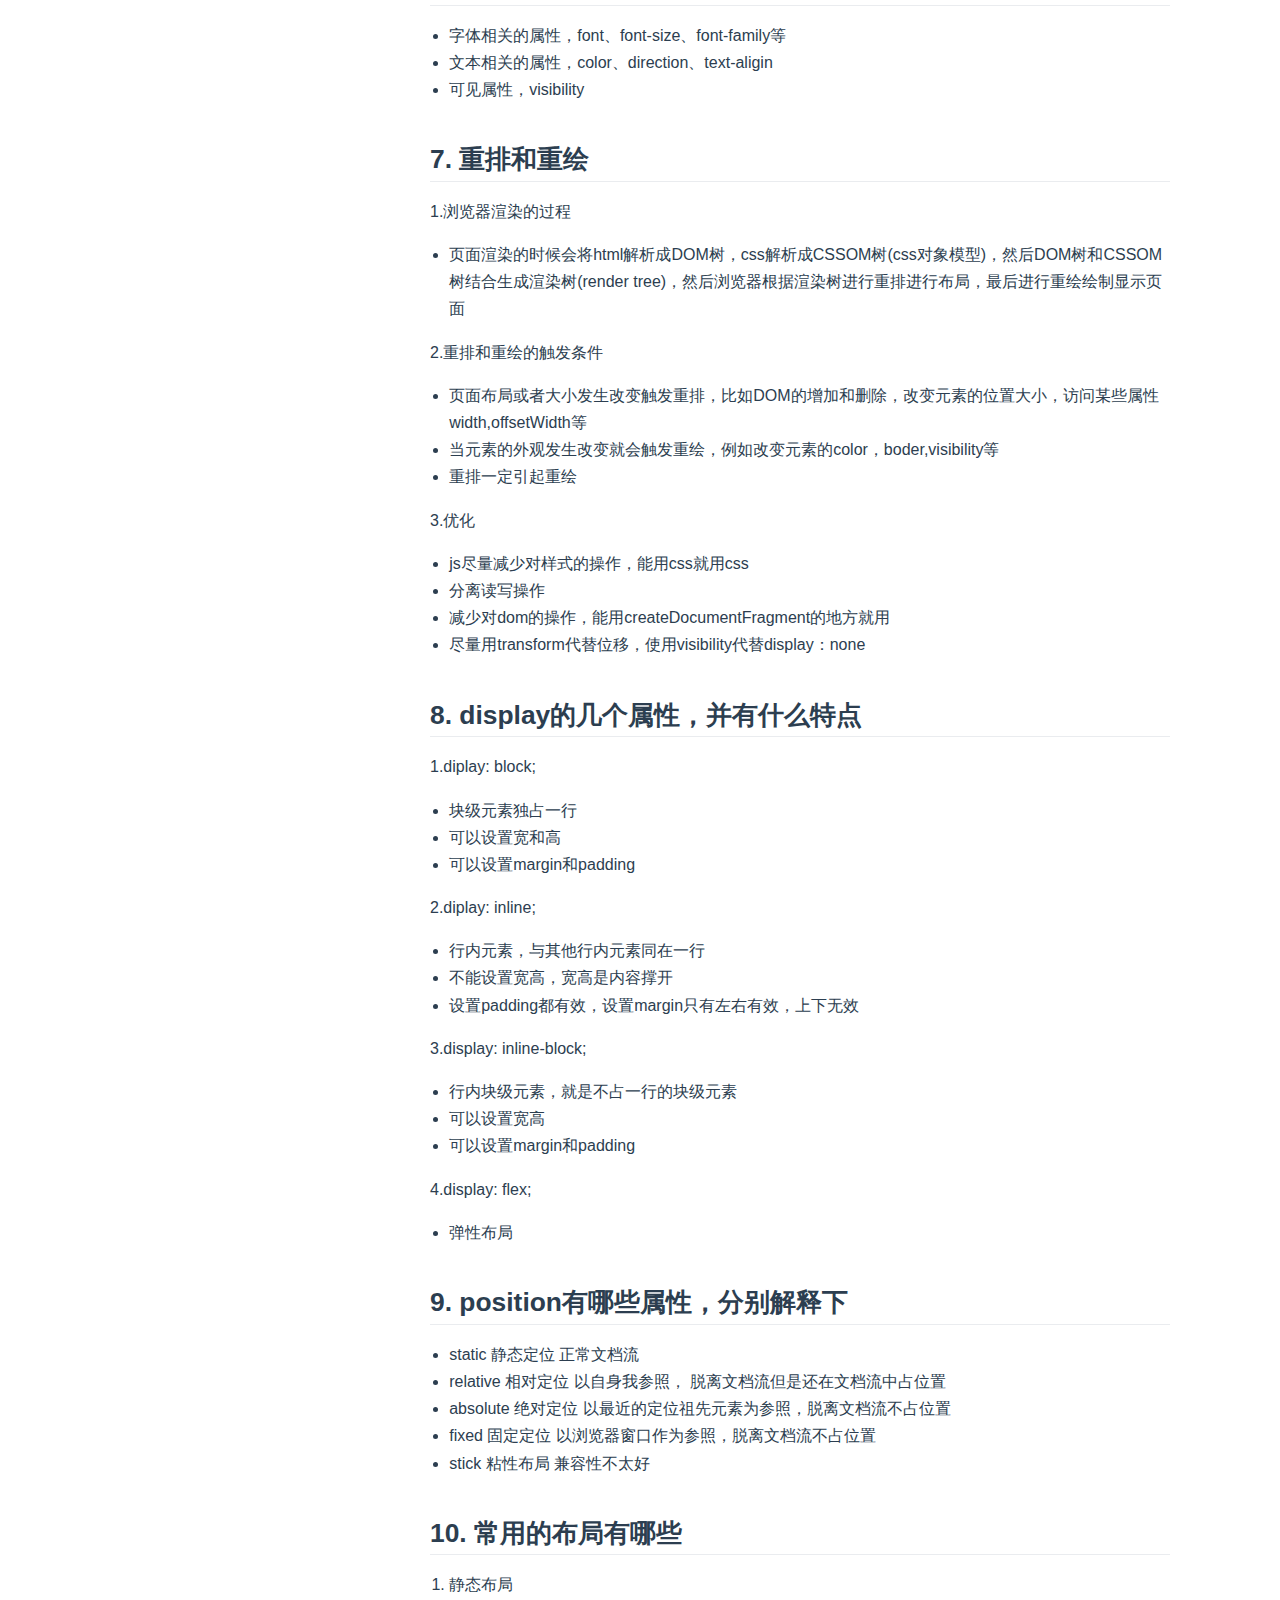
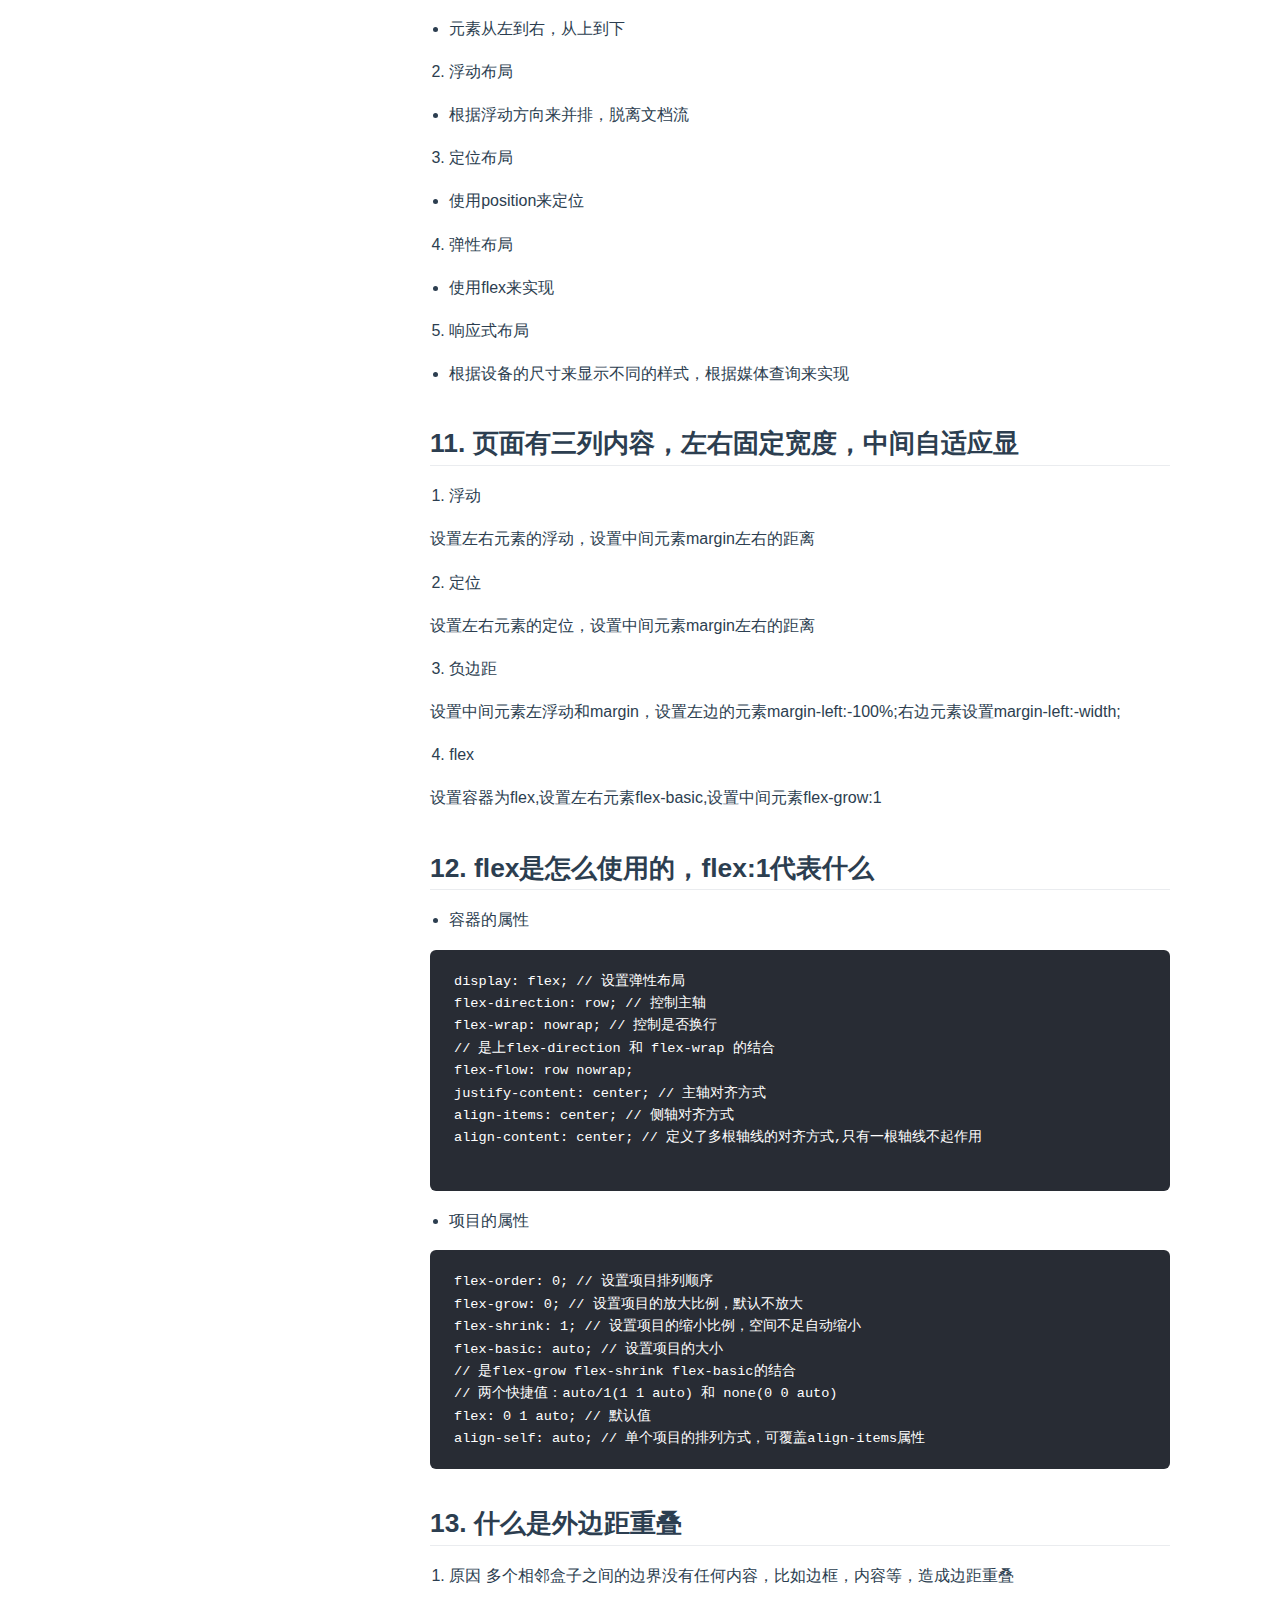
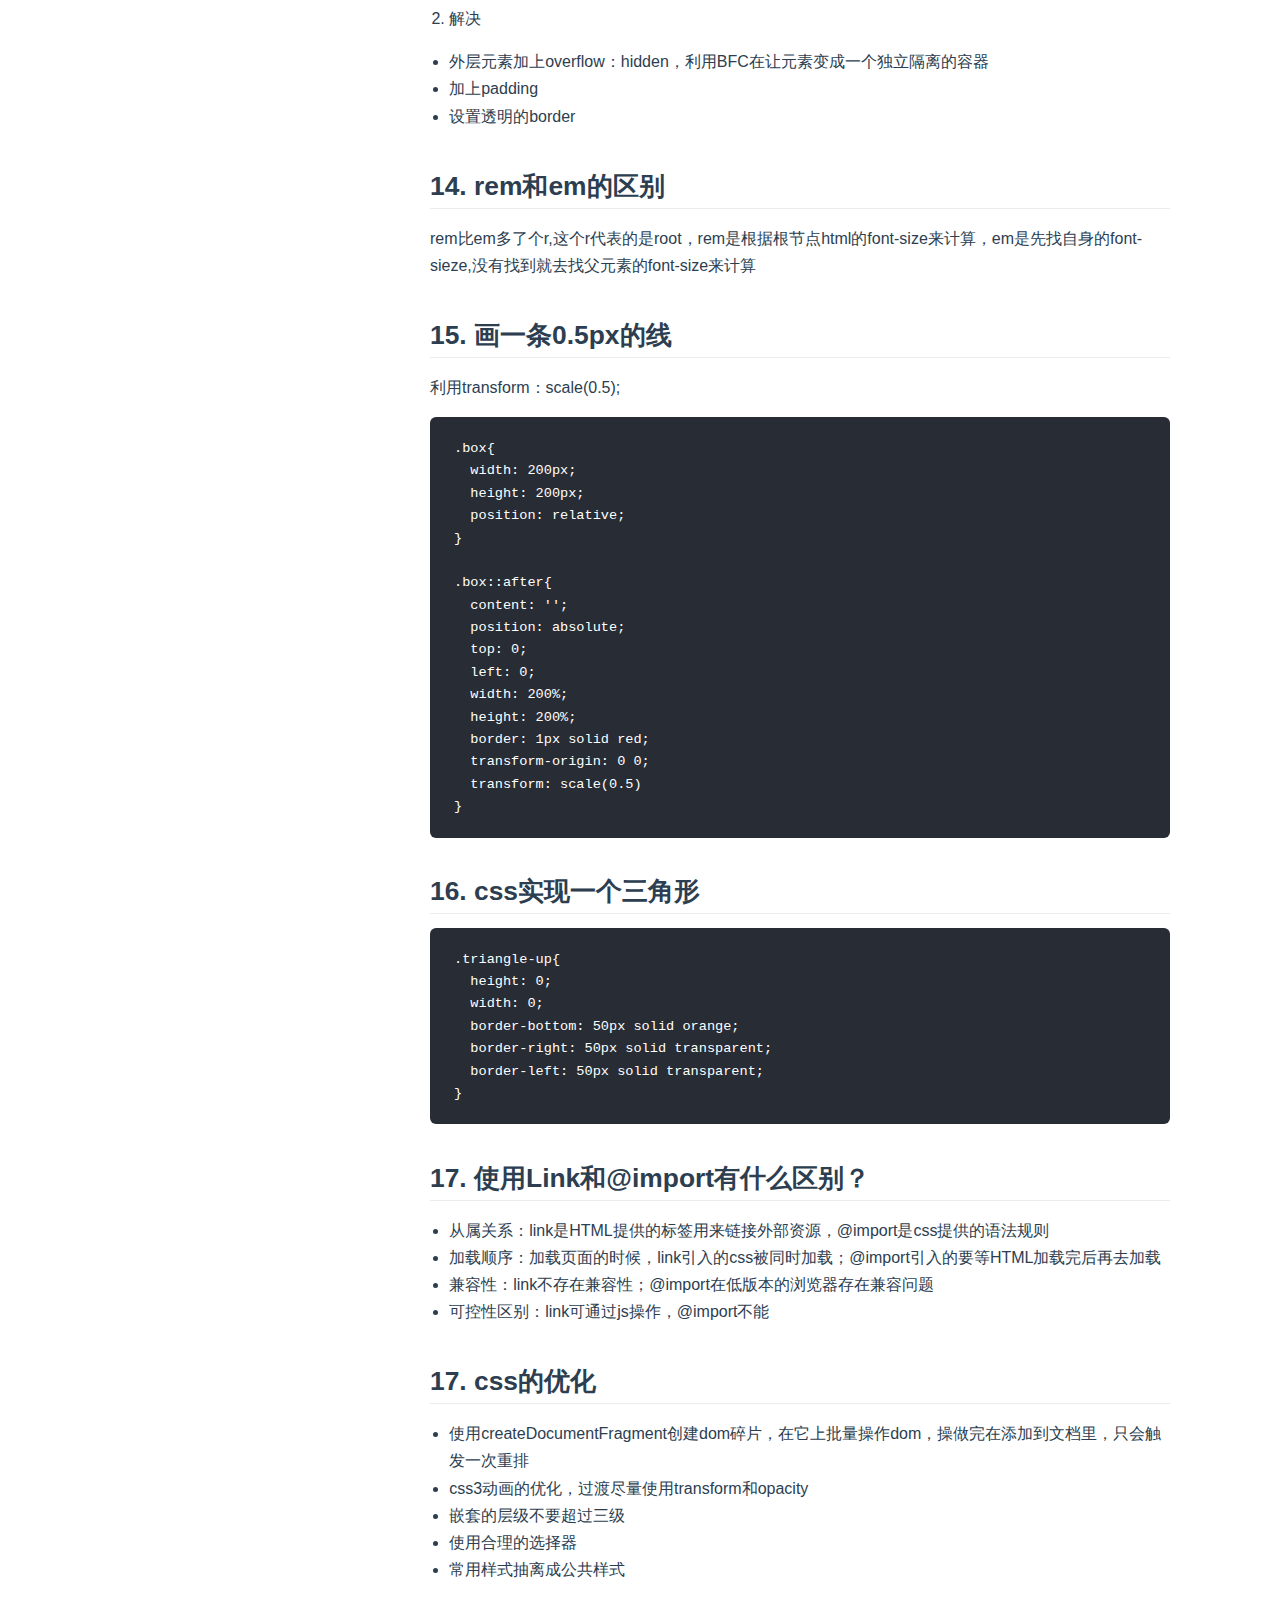
<file: guide/interview/css/index.html>
<!DOCTYPE html>
<html lang="en-US">
  <head>
    <meta charset="utf-8">
    <meta name="viewport" content="width=device-width,initial-scale=1">
    <title>前言 | 65man&#39;blog</title>
    <meta name="generator" content="VuePress 1.8.2">
    <link res="icon" href="/images/logo.png">
    <meta name="description" content="学习笔记">
    
    <link rel="preload" href="/assets/css/0.styles.adfbd9dc.css" as="style"><link rel="preload" href="/assets/js/app.0184ecb8.js" as="script"><link rel="preload" href="/assets/js/2.bc2728b4.js" as="script"><link rel="preload" href="/assets/js/9.4c1535d0.js" as="script"><link rel="prefetch" href="/assets/js/10.859e1ba8.js"><link rel="prefetch" href="/assets/js/11.cdb01ffe.js"><link rel="prefetch" href="/assets/js/12.2e925d6b.js"><link rel="prefetch" href="/assets/js/3.70e4d725.js"><link rel="prefetch" href="/assets/js/4.17c95de2.js"><link rel="prefetch" href="/assets/js/5.5a255264.js"><link rel="prefetch" href="/assets/js/6.39a3f769.js"><link rel="prefetch" href="/assets/js/7.e914862c.js"><link rel="prefetch" href="/assets/js/8.8c8b66c6.js">
    <link rel="stylesheet" href="/assets/css/0.styles.adfbd9dc.css">
  </head>
  <body>
    <div id="app" data-server-rendered="true"><div class="theme-container"><header class="navbar"><div class="sidebar-button"><svg xmlns="http://www.w3.org/2000/svg" aria-hidden="true" role="img" viewBox="0 0 448 512" class="icon"><path fill="currentColor" d="M436 124H12c-6.627 0-12-5.373-12-12V80c0-6.627 5.373-12 12-12h424c6.627 0 12 5.373 12 12v32c0 6.627-5.373 12-12 12zm0 160H12c-6.627 0-12-5.373-12-12v-32c0-6.627 5.373-12 12-12h424c6.627 0 12 5.373 12 12v32c0 6.627-5.373 12-12 12zm0 160H12c-6.627 0-12-5.373-12-12v-32c0-6.627 5.373-12 12-12h424c6.627 0 12 5.373 12 12v32c0 6.627-5.373 12-12 12z"></path></svg></div> <a href="/" class="home-link router-link-active"><img src="/images/logo.jpg" alt="65man'blog" class="logo"> <span class="site-name can-hide">65man'blog</span></a> <div class="links"><div class="search-box"><input aria-label="Search" autocomplete="off" spellcheck="false" value=""> <!----></div> <nav class="nav-links can-hide"><div class="nav-item"><a href="/" class="nav-link">
  首页
</a></div><div class="nav-item"><div class="dropdown-wrapper"><button type="button" aria-label="面试宝典" class="dropdown-title"><span class="title">面试宝典</span> <span class="arrow down"></span></button> <button type="button" aria-label="面试宝典" class="mobile-dropdown-title"><span class="title">面试宝典</span> <span class="arrow right"></span></button> <ul class="nav-dropdown" style="display:none;"><li class="dropdown-item"><!----> <a href="/guide/interview/css/" aria-current="page" class="nav-link router-link-exact-active router-link-active">
  css相关
</a></li><li class="dropdown-item"><!----> <a href="/guide/interview/js/" class="nav-link">
  js相关
</a></li><li class="dropdown-item"><!----> <a href="/guide/interview/vue/" class="nav-link">
  vue相关
</a></li><li class="dropdown-item"><!----> <a href="/guide/interview/net/" class="nav-link">
  浏览器网络相关
</a></li></ul></div></div><div class="nav-item"><a href="https://www.baidu.com" target="_blank" rel="noopener noreferrer" class="nav-link external">
  外部链接
  <span><svg xmlns="http://www.w3.org/2000/svg" aria-hidden="true" focusable="false" x="0px" y="0px" viewBox="0 0 100 100" width="15" height="15" class="icon outbound"><path fill="currentColor" d="M18.8,85.1h56l0,0c2.2,0,4-1.8,4-4v-32h-8v28h-48v-48h28v-8h-32l0,0c-2.2,0-4,1.8-4,4v56C14.8,83.3,16.6,85.1,18.8,85.1z"></path> <polygon fill="currentColor" points="45.7,48.7 51.3,54.3 77.2,28.5 77.2,37.2 85.2,37.2 85.2,14.9 62.8,14.9 62.8,22.9 71.5,22.9"></polygon></svg> <span class="sr-only">(opens new window)</span></span></a></div> <!----></nav></div></header> <div class="sidebar-mask"></div> <aside class="sidebar"><nav class="nav-links"><div class="nav-item"><a href="/" class="nav-link">
  首页
</a></div><div class="nav-item"><div class="dropdown-wrapper"><button type="button" aria-label="面试宝典" class="dropdown-title"><span class="title">面试宝典</span> <span class="arrow down"></span></button> <button type="button" aria-label="面试宝典" class="mobile-dropdown-title"><span class="title">面试宝典</span> <span class="arrow right"></span></button> <ul class="nav-dropdown" style="display:none;"><li class="dropdown-item"><!----> <a href="/guide/interview/css/" aria-current="page" class="nav-link router-link-exact-active router-link-active">
  css相关
</a></li><li class="dropdown-item"><!----> <a href="/guide/interview/js/" class="nav-link">
  js相关
</a></li><li class="dropdown-item"><!----> <a href="/guide/interview/vue/" class="nav-link">
  vue相关
</a></li><li class="dropdown-item"><!----> <a href="/guide/interview/net/" class="nav-link">
  浏览器网络相关
</a></li></ul></div></div><div class="nav-item"><a href="https://www.baidu.com" target="_blank" rel="noopener noreferrer" class="nav-link external">
  外部链接
  <span><svg xmlns="http://www.w3.org/2000/svg" aria-hidden="true" focusable="false" x="0px" y="0px" viewBox="0 0 100 100" width="15" height="15" class="icon outbound"><path fill="currentColor" d="M18.8,85.1h56l0,0c2.2,0,4-1.8,4-4v-32h-8v28h-48v-48h28v-8h-32l0,0c-2.2,0-4,1.8-4,4v56C14.8,83.3,16.6,85.1,18.8,85.1z"></path> <polygon fill="currentColor" points="45.7,48.7 51.3,54.3 77.2,28.5 77.2,37.2 85.2,37.2 85.2,14.9 62.8,14.9 62.8,22.9 71.5,22.9"></polygon></svg> <span class="sr-only">(opens new window)</span></span></a></div> <!----></nav>  <ul class="sidebar-links"><li><section class="sidebar-group depth-0"><p class="sidebar-heading open"><span>前言</span> <!----></p> <ul class="sidebar-links sidebar-group-items"><li><a href="/guide/interview/css/#_1-一个盒子垂直水平居中有哪些方法" class="sidebar-link">1. 一个盒子垂直水平居中有哪些方法</a><ul class="sidebar-sub-headers"></ul></li><li><a href="/guide/interview/css/#_2-两种盒子模型" class="sidebar-link">2. 两种盒子模型</a><ul class="sidebar-sub-headers"></ul></li><li><a href="/guide/interview/css/#_3-对-bfc-的理解" class="sidebar-link">3. 对 BFC 的理解</a><ul class="sidebar-sub-headers"></ul></li><li><a href="/guide/interview/css/#_4-清除浮动的方法及优缺点" class="sidebar-link">4. 清除浮动的方法及优缺点</a><ul class="sidebar-sub-headers"></ul></li><li><a href="/guide/interview/css/#_5-伪类和伪元素的区别" class="sidebar-link">5. 伪类和伪元素的区别</a><ul class="sidebar-sub-headers"></ul></li><li><a href="/guide/interview/css/#_6-css中哪些属性可以继承" class="sidebar-link">6. css中哪些属性可以继承</a><ul class="sidebar-sub-headers"></ul></li><li><a href="/guide/interview/css/#_7-重排和重绘" class="sidebar-link">7. 重排和重绘</a><ul class="sidebar-sub-headers"></ul></li><li><a href="/guide/interview/css/#_8-display的几个属性-并有什么特点" class="sidebar-link">8. display的几个属性，并有什么特点</a><ul class="sidebar-sub-headers"></ul></li><li><a href="/guide/interview/css/#_9-position有哪些属性-分别解释下" class="sidebar-link">9. position有哪些属性，分别解释下</a><ul class="sidebar-sub-headers"></ul></li><li><a href="/guide/interview/css/#_10-常用的布局有哪些" class="sidebar-link">10. 常用的布局有哪些</a><ul class="sidebar-sub-headers"></ul></li><li><a href="/guide/interview/css/#_11-页面有三列内容-左右固定宽度-中间自适应显" class="sidebar-link">11. 页面有三列内容，左右固定宽度，中间自适应显</a><ul class="sidebar-sub-headers"></ul></li><li><a href="/guide/interview/css/#_12-flex是怎么使用的-flex-1代表什么" class="sidebar-link">12. flex是怎么使用的，flex:1代表什么</a><ul class="sidebar-sub-headers"></ul></li><li><a href="/guide/interview/css/#_13-什么是外边距重叠" class="sidebar-link">13. 什么是外边距重叠</a><ul class="sidebar-sub-headers"></ul></li><li><a href="/guide/interview/css/#_14-rem和em的区别" class="sidebar-link">14. rem和em的区别</a><ul class="sidebar-sub-headers"></ul></li><li><a href="/guide/interview/css/#_15-画一条0-5px的线" class="sidebar-link">15. 画一条0.5px的线</a><ul class="sidebar-sub-headers"></ul></li><li><a href="/guide/interview/css/#_16-css实现一个三角形" class="sidebar-link">16. css实现一个三角形</a><ul class="sidebar-sub-headers"></ul></li><li><a href="/guide/interview/css/#_17-使用link和-import有什么区别" class="sidebar-link">17. 使用Link和@import有什么区别？</a><ul class="sidebar-sub-headers"></ul></li><li><a href="/guide/interview/css/#_17-css的优化" class="sidebar-link">17. css的优化</a><ul class="sidebar-sub-headers"></ul></li></ul></section></li></ul> </aside> <main class="page"> <div class="theme-default-content content__default"><h1 id="前言"><a href="#前言" class="header-anchor">#</a> 前言</h1> <p>这里记录面试所遇到的 css 的一些问题，知识在于积累，量变引起质变。</p> <h2 id="_1-一个盒子垂直水平居中有哪些方法"><a href="#_1-一个盒子垂直水平居中有哪些方法" class="header-anchor">#</a> 1. 一个盒子垂直水平居中有哪些方法</h2> <ol><li>flex 布局</li></ol> <div class="language- extra-class"><pre class="language-text"><code>.flex-center{
  display: flex;
  justify-content: center;
  align-items: center;
}

</code></pre></div><ol start="2"><li>绝对定位 + transform</li></ol> <div class="language- extra-class"><pre class="language-text"><code>.father{
  position: relative;
}
.son{
  position: absolute;
  top: 50%;
  left: 50%;
  transform: translate(-50% ,-50%);
}
</code></pre></div><ol start="3"><li>绝对定位 + margin: auto</li></ol> <div class="language- extra-class"><pre class="language-text"><code>.father {
  position: relative;
}

.son {
  position: absolute;
  top: 0;
  right: 0;
  bottom: 0;
  left: 0;
  margin: auto;
}
</code></pre></div><ol start="4"><li>绝对定位 + 负 margin</li></ol> <div class="language- extra-class"><pre class="language-text"><code>.father {
  position: relative;
}

.son {
  position: absolute;
  left: 50%;
  top: 50%;
  margin-left: -50px;
  margin-top: -50px;
}
</code></pre></div><h2 id="_2-两种盒子模型"><a href="#_2-两种盒子模型" class="header-anchor">#</a> 2. 两种盒子模型</h2> <ul><li><p>标准盒模型：box-sizing: content-box;</p></li> <li><p>怪异盒模型: box-sizing: border-box;</p></li> <li><p>区别是标准盒模型的宽度是指的内容 content 的宽度，怪异盒模型是指 content + border + padding 的宽度</p></li></ul> <h2 id="_3-对-bfc-的理解"><a href="#_3-对-bfc-的理解" class="header-anchor">#</a> 3. 对 BFC 的理解</h2> <ol><li>什么是BFC</li></ol> <ul><li>可以将 BFC 看做元素的一个属性，一旦元素触发 BFC,那么这个元素可以看做是一个独立隔离的容器，容器里的布局不会影响容器外的容器，比如浮动布局，绝对定位，固定定位</li></ul> <ol start="2"><li>触发BFC条件</li></ol> <ul><li>浮动、绝对定位、固定定位、overflow 值不为 visible 等都可以触发 BFC</li></ul> <ol start="3"><li>BFC的应用场景</li></ol> <ul><li>清除浮动，上下边距重叠，阻止元素被浮动元素覆盖</li></ul> <h2 id="_4-清除浮动的方法及优缺点"><a href="#_4-清除浮动的方法及优缺点" class="header-anchor">#</a> 4. 清除浮动的方法及优缺点</h2> <ol><li>在尾部增加子元素添加 clear:both</li></ol> <p>缺点：增加了无效的标签</p> <div class="language- extra-class"><pre class="language-text"><code>&lt;div class=&quot;box&quot;&gt;
     &lt;div class=&quot;son1&quot;&gt;&lt;/div&gt;
     &lt;div class=&quot;clearboth1&quot;&gt;&lt;/div&gt;
&lt;/div&gt;

.clearboth1 {
  clear: both;
}
</code></pre></div><ol start="2"><li>利用overflow：hidden来触发BFC</li></ol> <p>缺点：无法配合position使用，超出会隐藏</p> <div class="language- extra-class"><pre class="language-text"><code>.box {
  overflow: hidden;
}
</code></pre></div><ol start="3"><li>在父元素添加伪元素(推荐)</li></ol> <div class="language- extra-class"><pre class="language-text"><code>.box::after{
  content: '';
  display: block;
  height: 0;
  clear: both;
}
</code></pre></div><h2 id="_5-伪类和伪元素的区别"><a href="#_5-伪类和伪元素的区别" class="header-anchor">#</a> 5. 伪类和伪元素的区别</h2> <ul><li>伪类是定义的一种状态，比如:hover,:active,:visited</li> <li>伪元素是用来创建一些dom树不存在的元素，比如::after,::before</li> <li>写法上伪类是一个冒号，伪元素是两个冒号</li></ul> <h2 id="_6-css中哪些属性可以继承"><a href="#_6-css中哪些属性可以继承" class="header-anchor">#</a> 6. css中哪些属性可以继承</h2> <ul><li>字体相关的属性，font、font-size、font-family等</li> <li>文本相关的属性，color、direction、text-aligin</li> <li>可见属性，visibility</li></ul> <h2 id="_7-重排和重绘"><a href="#_7-重排和重绘" class="header-anchor">#</a> 7. 重排和重绘</h2> <p>1.浏览器渲染的过程</p> <ul><li>页面渲染的时候会将html解析成DOM树，css解析成CSSOM树(css对象模型)，然后DOM树和CSSOM树结合生成渲染树(render tree)，然后浏览器根据渲染树进行重排进行布局，最后进行重绘绘制显示页面</li></ul> <p>2.重排和重绘的触发条件</p> <ul><li>页面布局或者大小发生改变触发重排，比如DOM的增加和删除，改变元素的位置大小，访问某些属性width,offsetWidth等</li> <li>当元素的外观发生改变就会触发重绘，例如改变元素的color，boder,visibility等</li> <li>重排一定引起重绘</li></ul> <p>3.优化</p> <ul><li>js尽量减少对样式的操作，能用css就用css</li> <li>分离读写操作</li> <li>减少对dom的操作，能用createDocumentFragment的地方就用</li> <li>尽量用transform代替位移，使用visibility代替display：none</li></ul> <h2 id="_8-display的几个属性-并有什么特点"><a href="#_8-display的几个属性-并有什么特点" class="header-anchor">#</a> 8. display的几个属性，并有什么特点</h2> <p>1.diplay: block;</p> <ul><li>块级元素独占一行</li> <li>可以设置宽和高</li> <li>可以设置margin和padding</li></ul> <p>2.diplay: inline;</p> <ul><li>行内元素，与其他行内元素同在一行</li> <li>不能设置宽高，宽高是内容撑开</li> <li>设置padding都有效，设置margin只有左右有效，上下无效</li></ul> <p>3.display: inline-block;</p> <ul><li>行内块级元素，就是不占一行的块级元素</li> <li>可以设置宽高</li> <li>可以设置margin和padding</li></ul> <p>4.display: flex;</p> <ul><li>弹性布局</li></ul> <h2 id="_9-position有哪些属性-分别解释下"><a href="#_9-position有哪些属性-分别解释下" class="header-anchor">#</a> 9. position有哪些属性，分别解释下</h2> <ul><li>static 静态定位 正常文档流</li> <li>relative 相对定位 以自身我参照， 脱离文档流但是还在文档流中占位置</li> <li>absolute 绝对定位 以最近的定位祖先元素为参照，脱离文档流不占位置</li> <li>fixed 固定定位 以浏览器窗口作为参照，脱离文档流不占位置</li> <li>stick 粘性布局 兼容性不太好</li></ul> <h2 id="_10-常用的布局有哪些"><a href="#_10-常用的布局有哪些" class="header-anchor">#</a> 10. 常用的布局有哪些</h2> <ol><li>静态布局</li></ol> <ul><li>元素从左到右，从上到下</li></ul> <ol start="2"><li>浮动布局</li></ol> <ul><li>根据浮动方向来并排，脱离文档流</li></ul> <ol start="3"><li>定位布局</li></ol> <ul><li>使用position来定位</li></ul> <ol start="4"><li>弹性布局</li></ol> <ul><li>使用flex来实现</li></ul> <ol start="5"><li>响应式布局</li></ol> <ul><li>根据设备的尺寸来显示不同的样式，根据媒体查询来实现</li></ul> <h2 id="_11-页面有三列内容-左右固定宽度-中间自适应显"><a href="#_11-页面有三列内容-左右固定宽度-中间自适应显" class="header-anchor">#</a> 11. 页面有三列内容，左右固定宽度，中间自适应显</h2> <ol><li>浮动</li></ol> <p>设置左右元素的浮动，设置中间元素margin左右的距离</p> <ol start="2"><li>定位</li></ol> <p>设置左右元素的定位，设置中间元素margin左右的距离</p> <ol start="3"><li>负边距</li></ol> <p>设置中间元素左浮动和margin，设置左边的元素margin-left:-100%;右边元素设置margin-left:-width;</p> <ol start="4"><li>flex</li></ol> <p>设置容器为flex,设置左右元素flex-basic,设置中间元素flex-grow:1</p> <h2 id="_12-flex是怎么使用的-flex-1代表什么"><a href="#_12-flex是怎么使用的-flex-1代表什么" class="header-anchor">#</a> 12. flex是怎么使用的，flex:1代表什么</h2> <ul><li>容器的属性</li></ul> <div class="language- extra-class"><pre class="language-text"><code>display: flex; // 设置弹性布局
flex-direction: row; // 控制主轴
flex-wrap: nowrap; // 控制是否换行
// 是上flex-direction 和 flex-wrap 的结合
flex-flow: row nowrap;
justify-content: center; // 主轴对齐方式
align-items: center; // 侧轴对齐方式
align-content: center; // 定义了多根轴线的对齐方式,只有一根轴线不起作用

</code></pre></div><ul><li>项目的属性</li></ul> <div class="language- extra-class"><pre class="language-text"><code>flex-order: 0; // 设置项目排列顺序
flex-grow: 0; // 设置项目的放大比例，默认不放大
flex-shrink: 1; // 设置项目的缩小比例，空间不足自动缩小
flex-basic: auto; // 设置项目的大小
// 是flex-grow flex-shrink flex-basic的结合
// 两个快捷值：auto/1(1 1 auto) 和 none(0 0 auto)
flex: 0 1 auto; // 默认值
align-self: auto; // 单个项目的排列方式，可覆盖align-items属性
</code></pre></div><h2 id="_13-什么是外边距重叠"><a href="#_13-什么是外边距重叠" class="header-anchor">#</a> 13. 什么是外边距重叠</h2> <ol><li><p>原因
多个相邻盒子之间的边界没有任何内容，比如边框，内容等，造成边距重叠</p></li> <li><p>解决</p></li></ol> <ul><li>外层元素加上overflow：hidden，利用BFC在让元素变成一个独立隔离的容器</li> <li>加上padding</li> <li>设置透明的border</li></ul> <h2 id="_14-rem和em的区别"><a href="#_14-rem和em的区别" class="header-anchor">#</a> 14. rem和em的区别</h2> <p>rem比em多了个r,这个r代表的是root，rem是根据根节点html的font-size来计算，em是先找自身的font-sieze,没有找到就去找父元素的font-size来计算</p> <h2 id="_15-画一条0-5px的线"><a href="#_15-画一条0-5px的线" class="header-anchor">#</a> 15. 画一条0.5px的线</h2> <p>利用transform：scale(0.5);</p> <div class="language- extra-class"><pre class="language-text"><code>.box{
  width: 200px;
  height: 200px;
  position: relative;
}

.box::after{
  content: '';
  position: absolute;
  top: 0;
  left: 0;
  width: 200%;
  height: 200%;
  border: 1px solid red;
  transform-origin: 0 0;
  transform: scale(0.5)
}
</code></pre></div><h2 id="_16-css实现一个三角形"><a href="#_16-css实现一个三角形" class="header-anchor">#</a> 16. css实现一个三角形</h2> <div class="language- extra-class"><pre class="language-text"><code>.triangle-up{
  height: 0;
  width: 0;
  border-bottom: 50px solid orange;
  border-right: 50px solid transparent;
  border-left: 50px solid transparent;
}
</code></pre></div><h2 id="_17-使用link和-import有什么区别"><a href="#_17-使用link和-import有什么区别" class="header-anchor">#</a> 17. 使用Link和@import有什么区别？</h2> <ul><li>从属关系：link是HTML提供的标签用来链接外部资源，@import是css提供的语法规则</li> <li>加载顺序：加载页面的时候，link引入的css被同时加载；@import引入的要等HTML加载完后再去加载</li> <li>兼容性：link不存在兼容性；@import在低版本的浏览器存在兼容问题</li> <li>可控性区别：link可通过js操作，@import不能</li></ul> <h2 id="_17-css的优化"><a href="#_17-css的优化" class="header-anchor">#</a> 17. css的优化</h2> <ul><li>使用createDocumentFragment创建dom碎片，在它上批量操作dom，操做完在添加到文档里，只会触发一次重排</li> <li>css3动画的优化，过渡尽量使用transform和opacity</li> <li>嵌套的层级不要超过三级</li> <li>使用合理的选择器</li> <li>常用样式抽离成公共样式</li></ul></div> <footer class="page-edit"><!----> <!----></footer> <!----> </main></div><div class="global-ui"></div></div>
    <script src="/assets/js/app.0184ecb8.js" defer></script><script src="/assets/js/2.bc2728b4.js" defer></script><script src="/assets/js/9.4c1535d0.js" defer></script>
  </body>
</html>
</file>
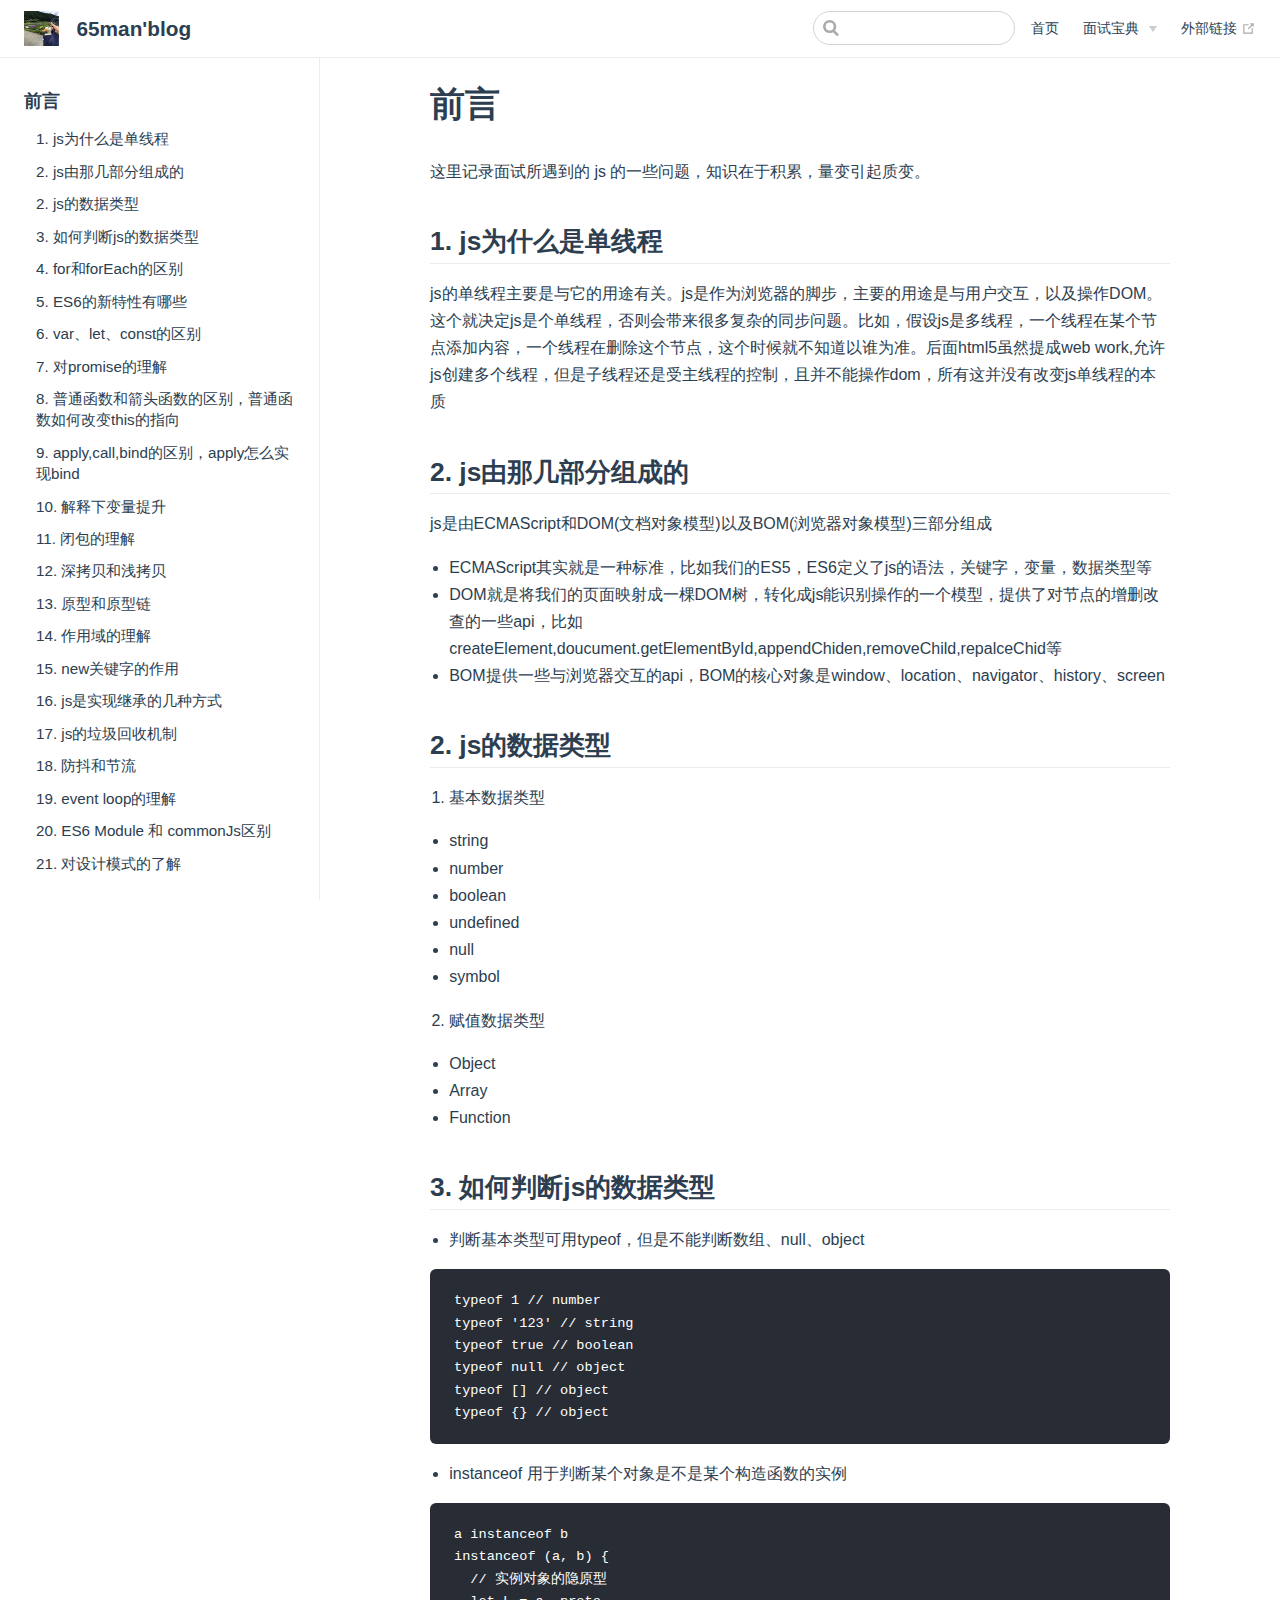
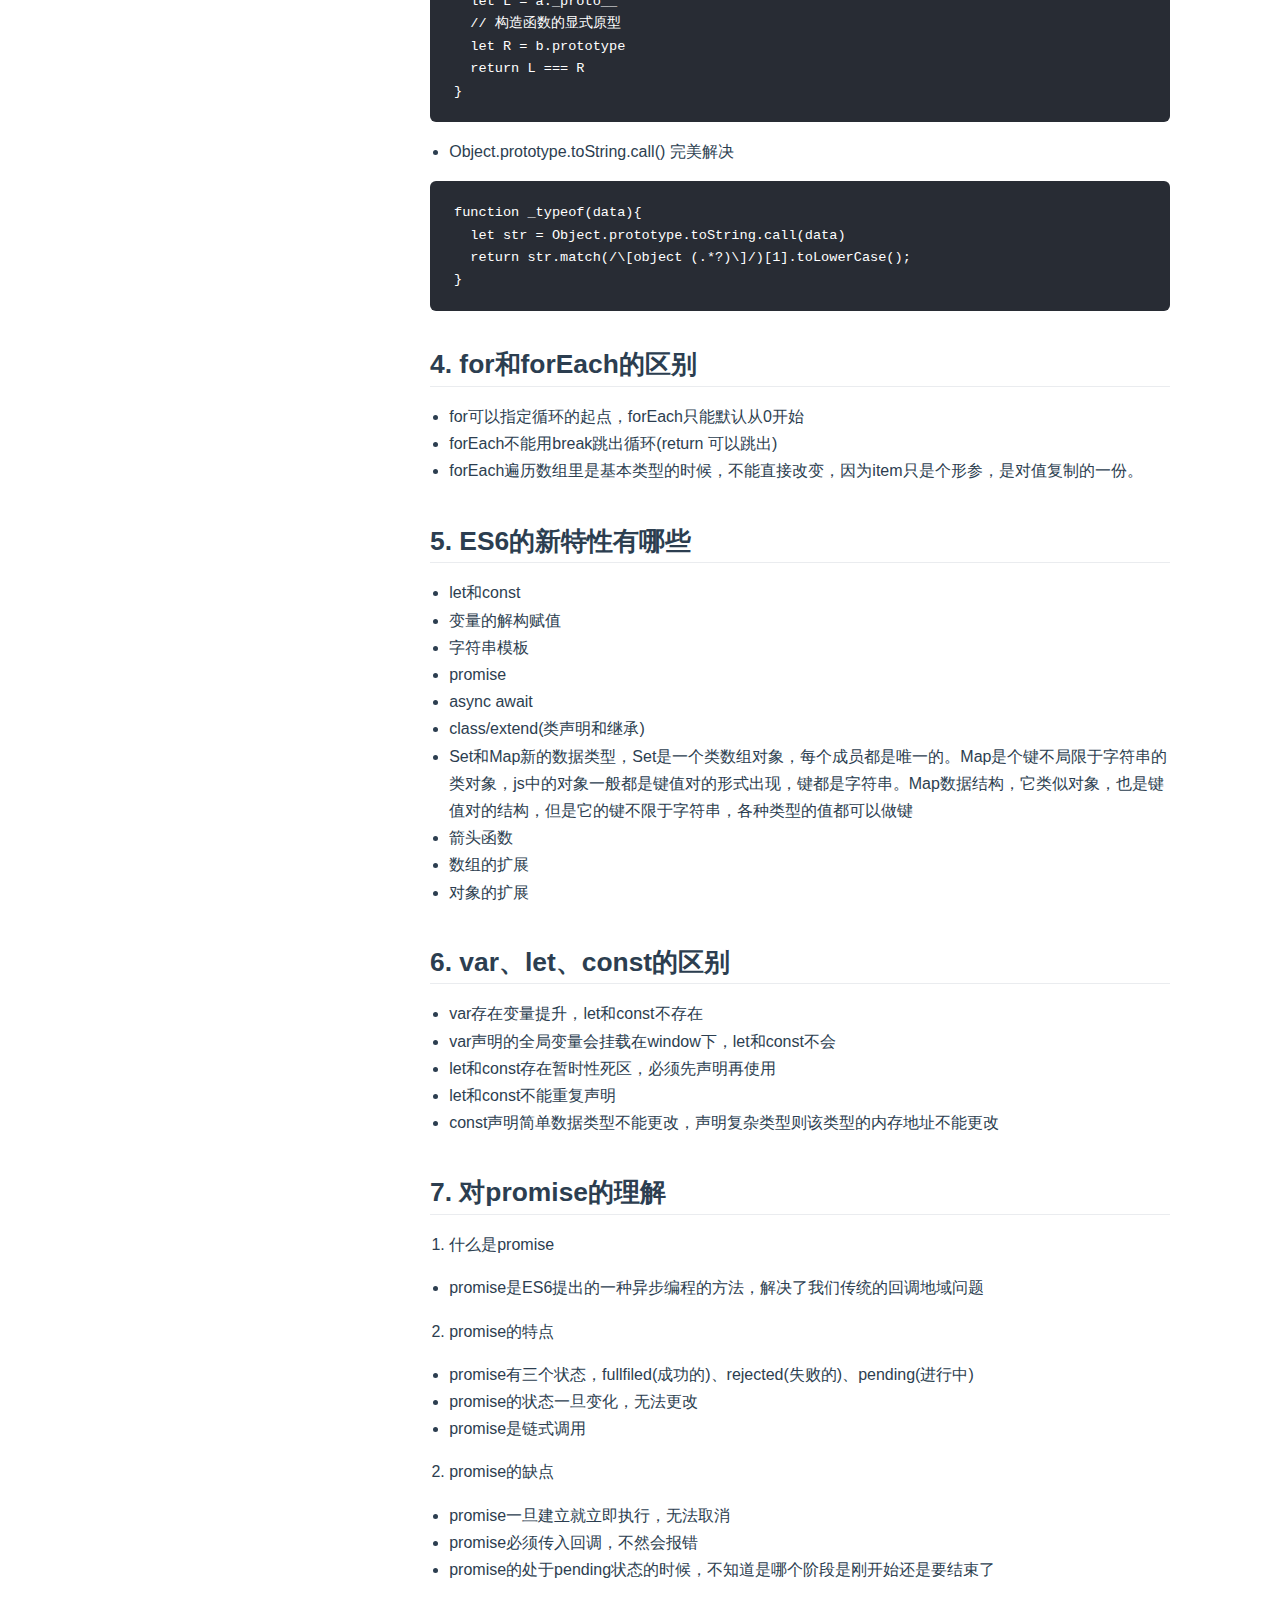
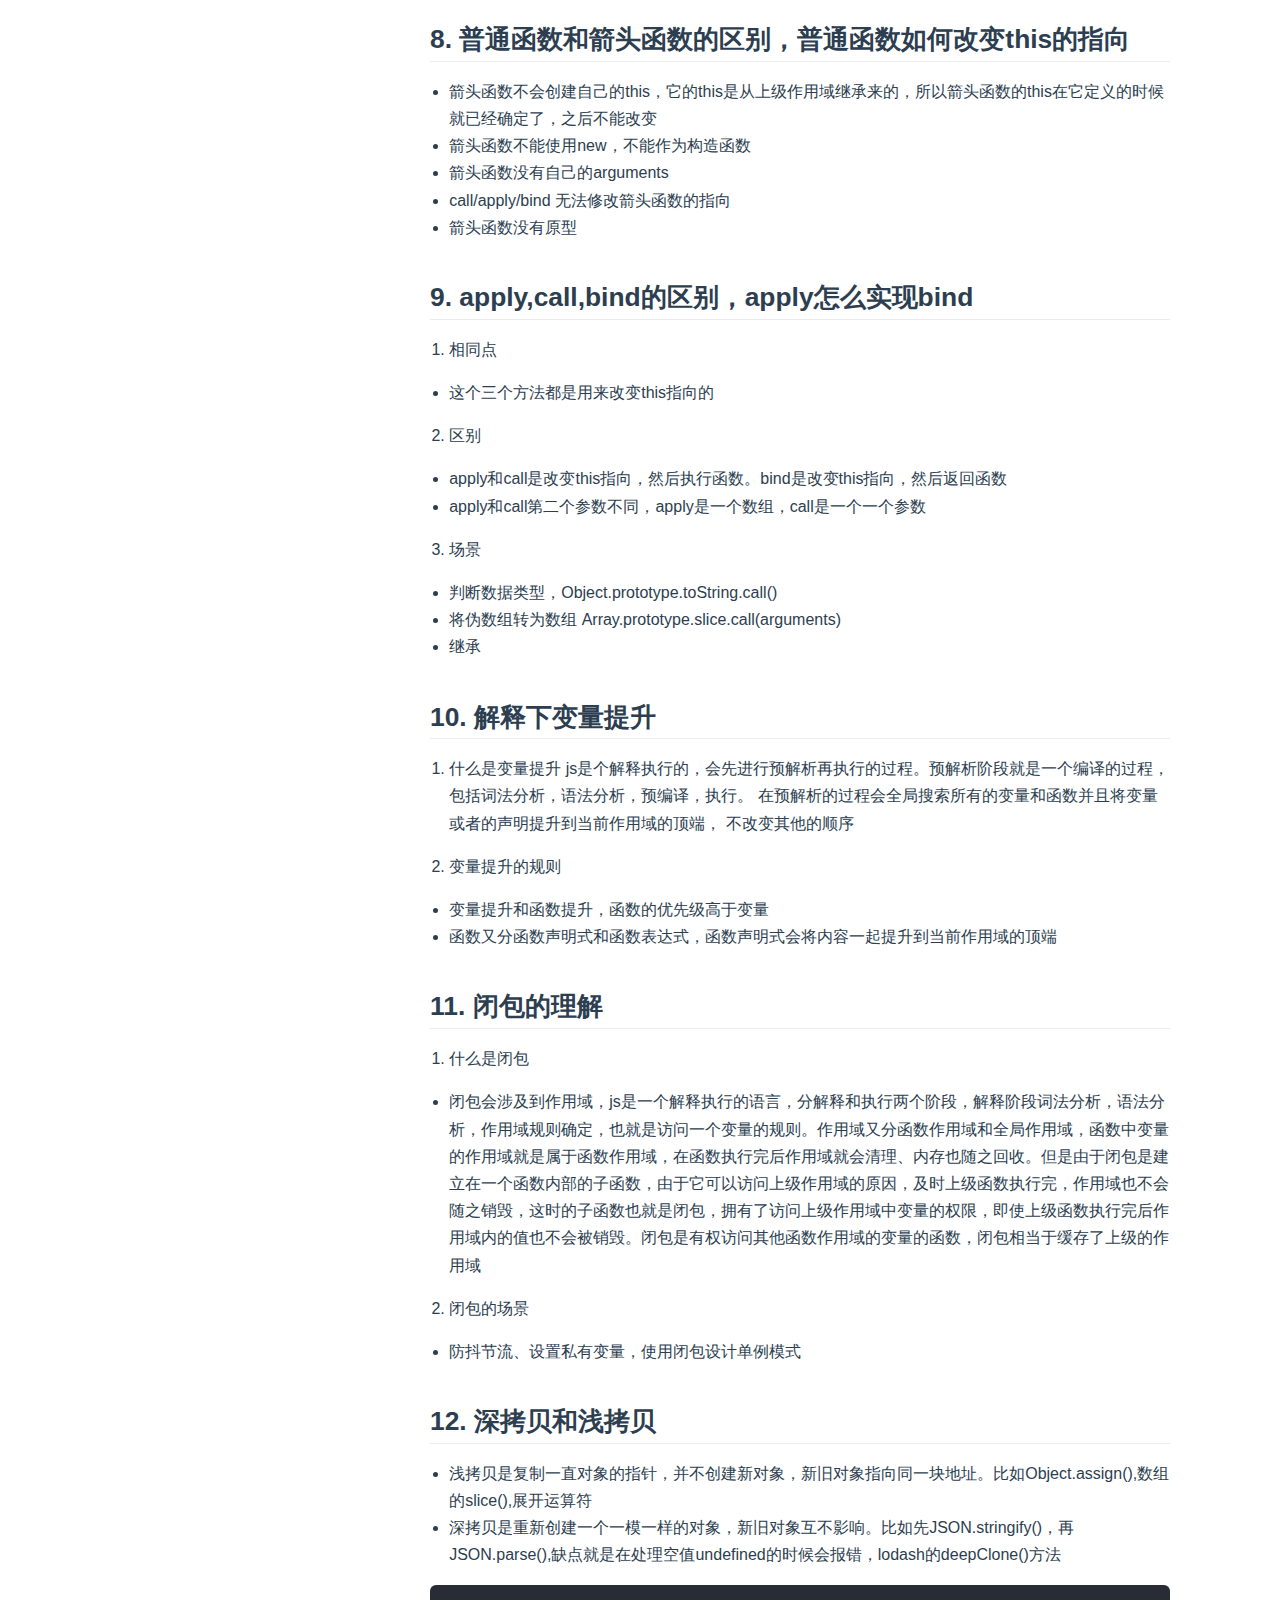
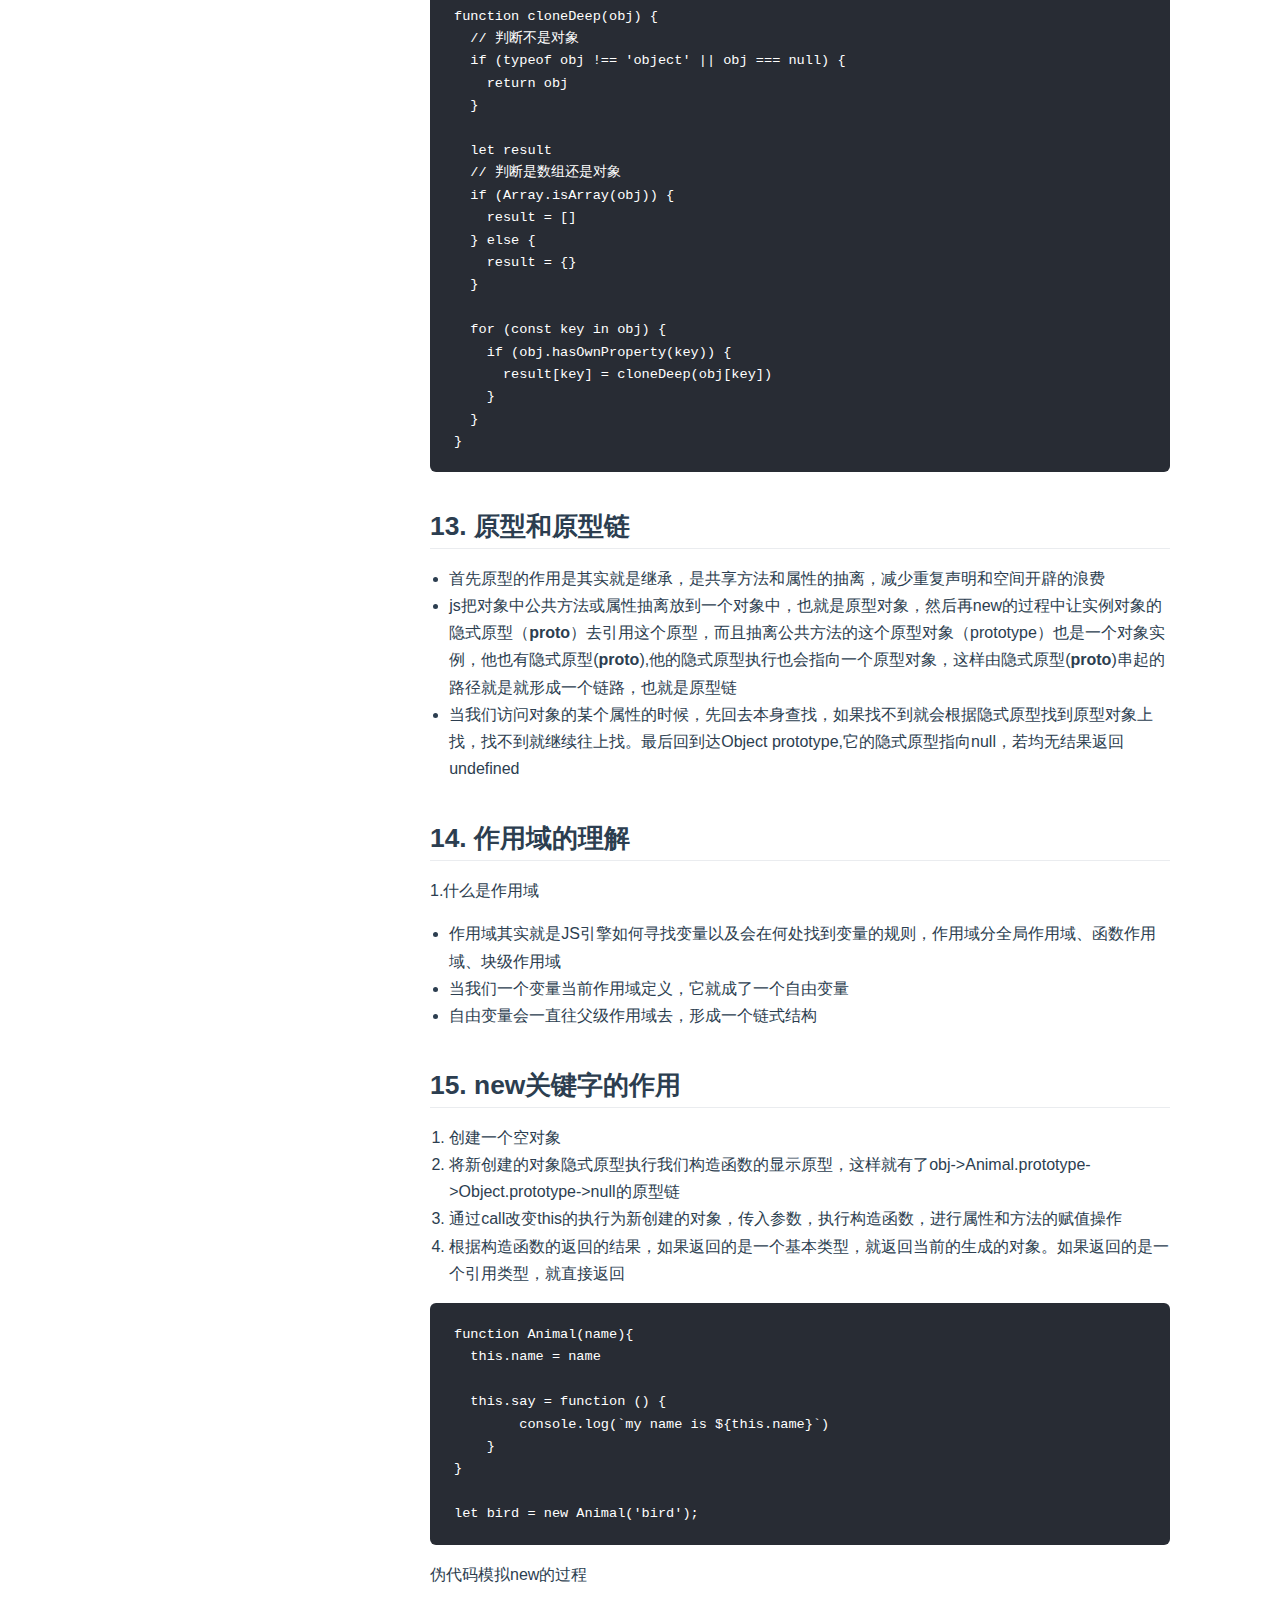
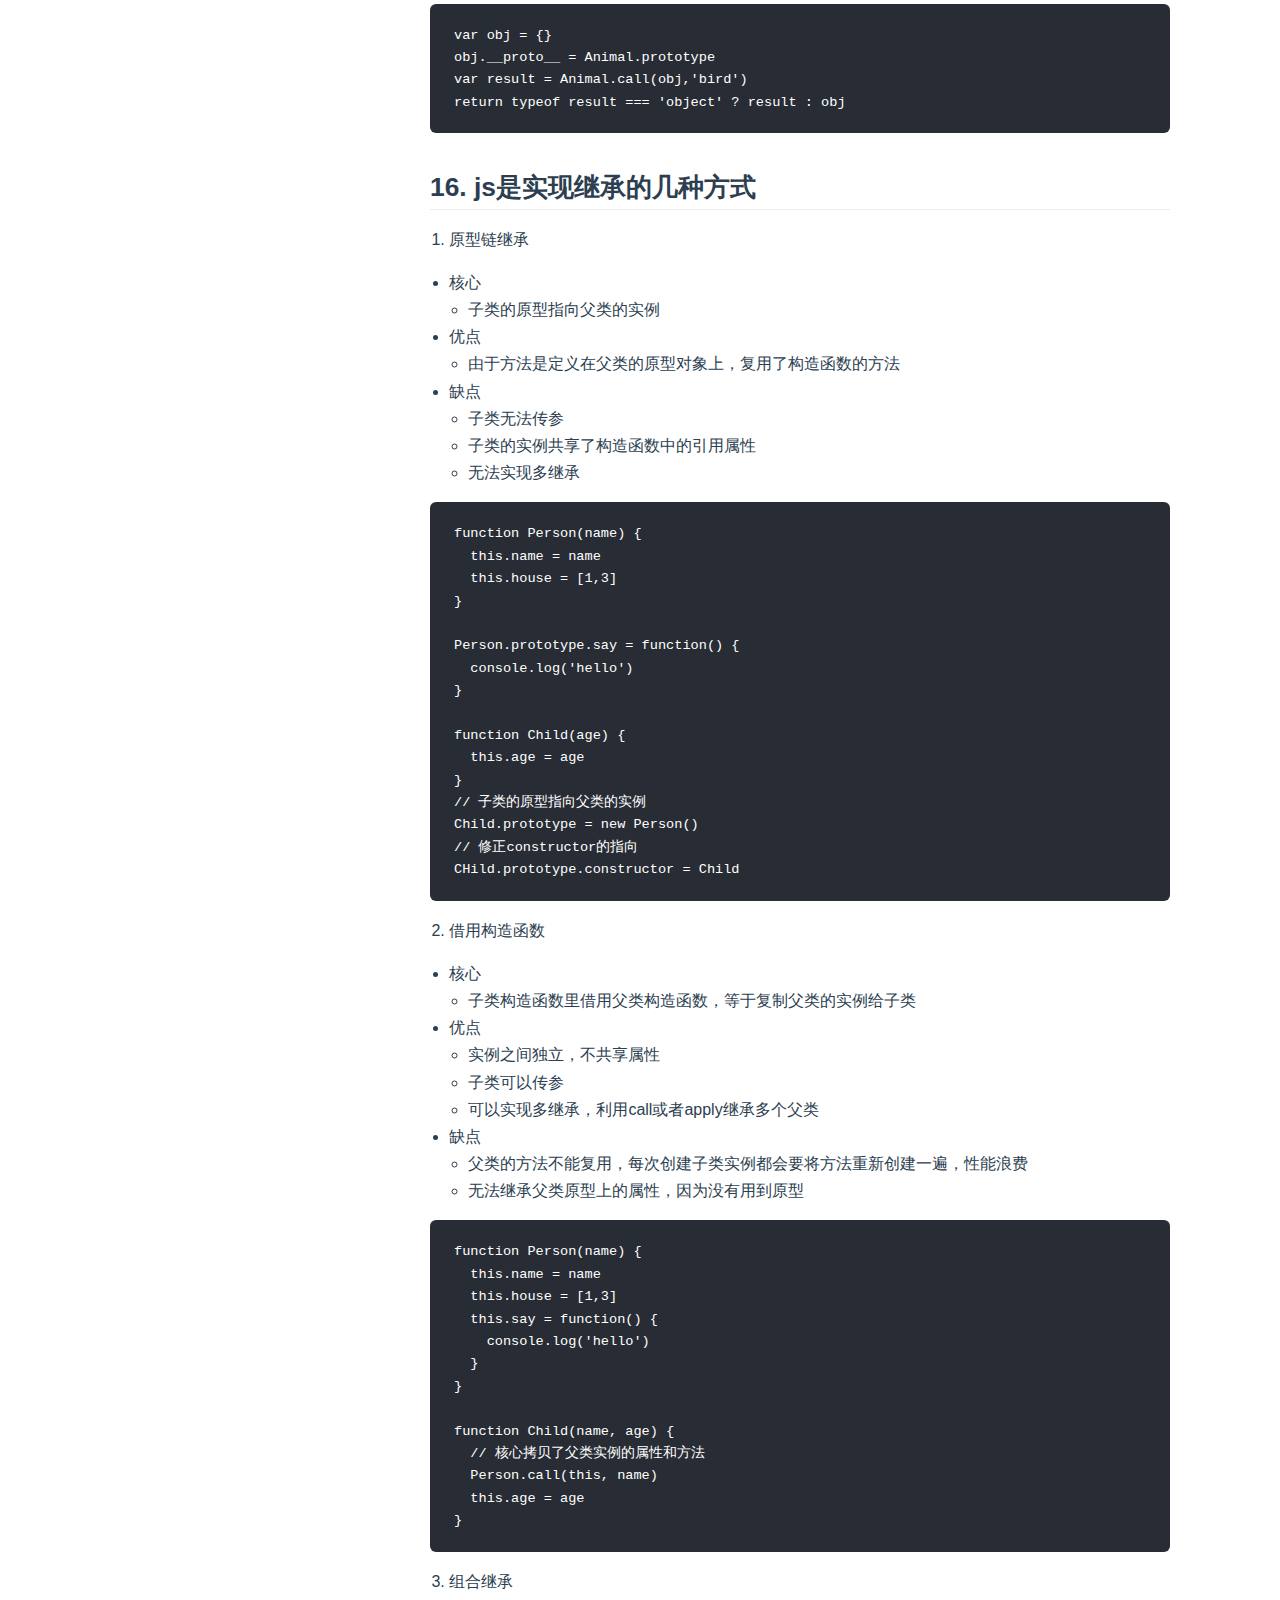
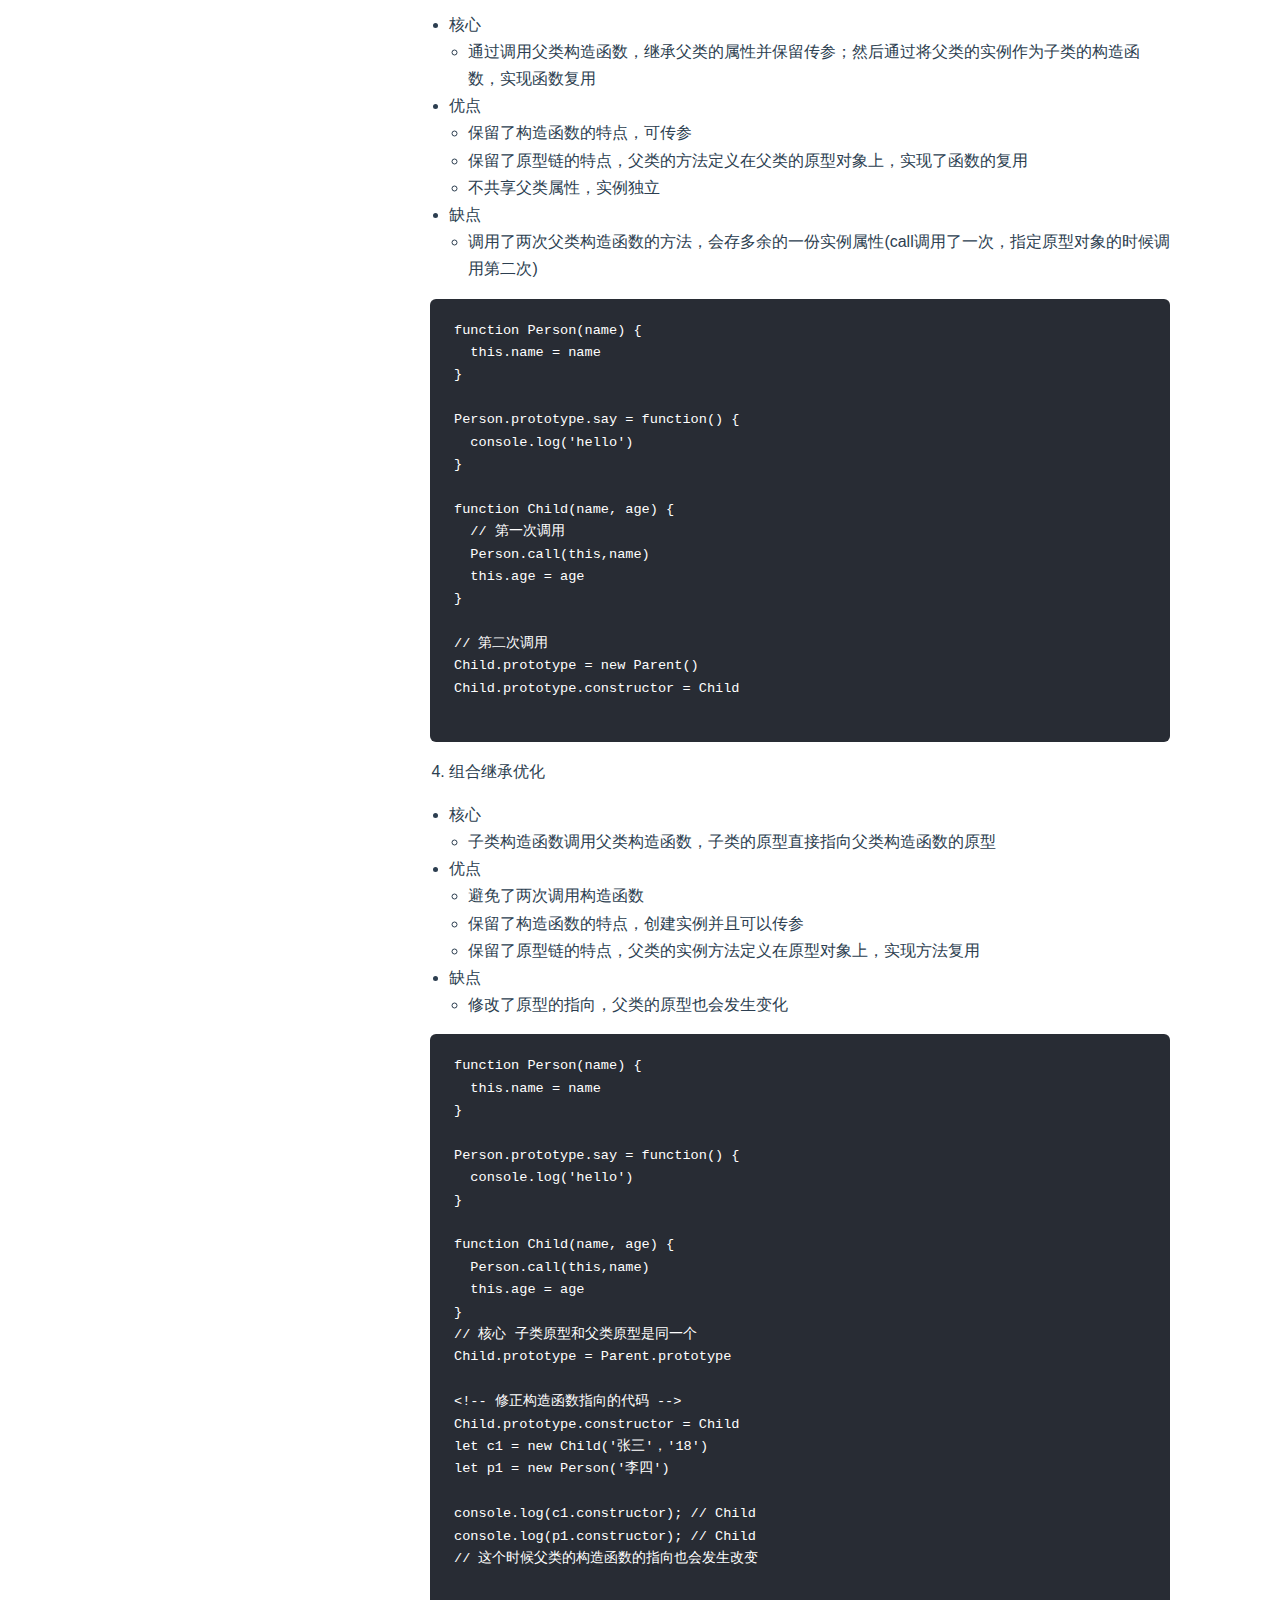
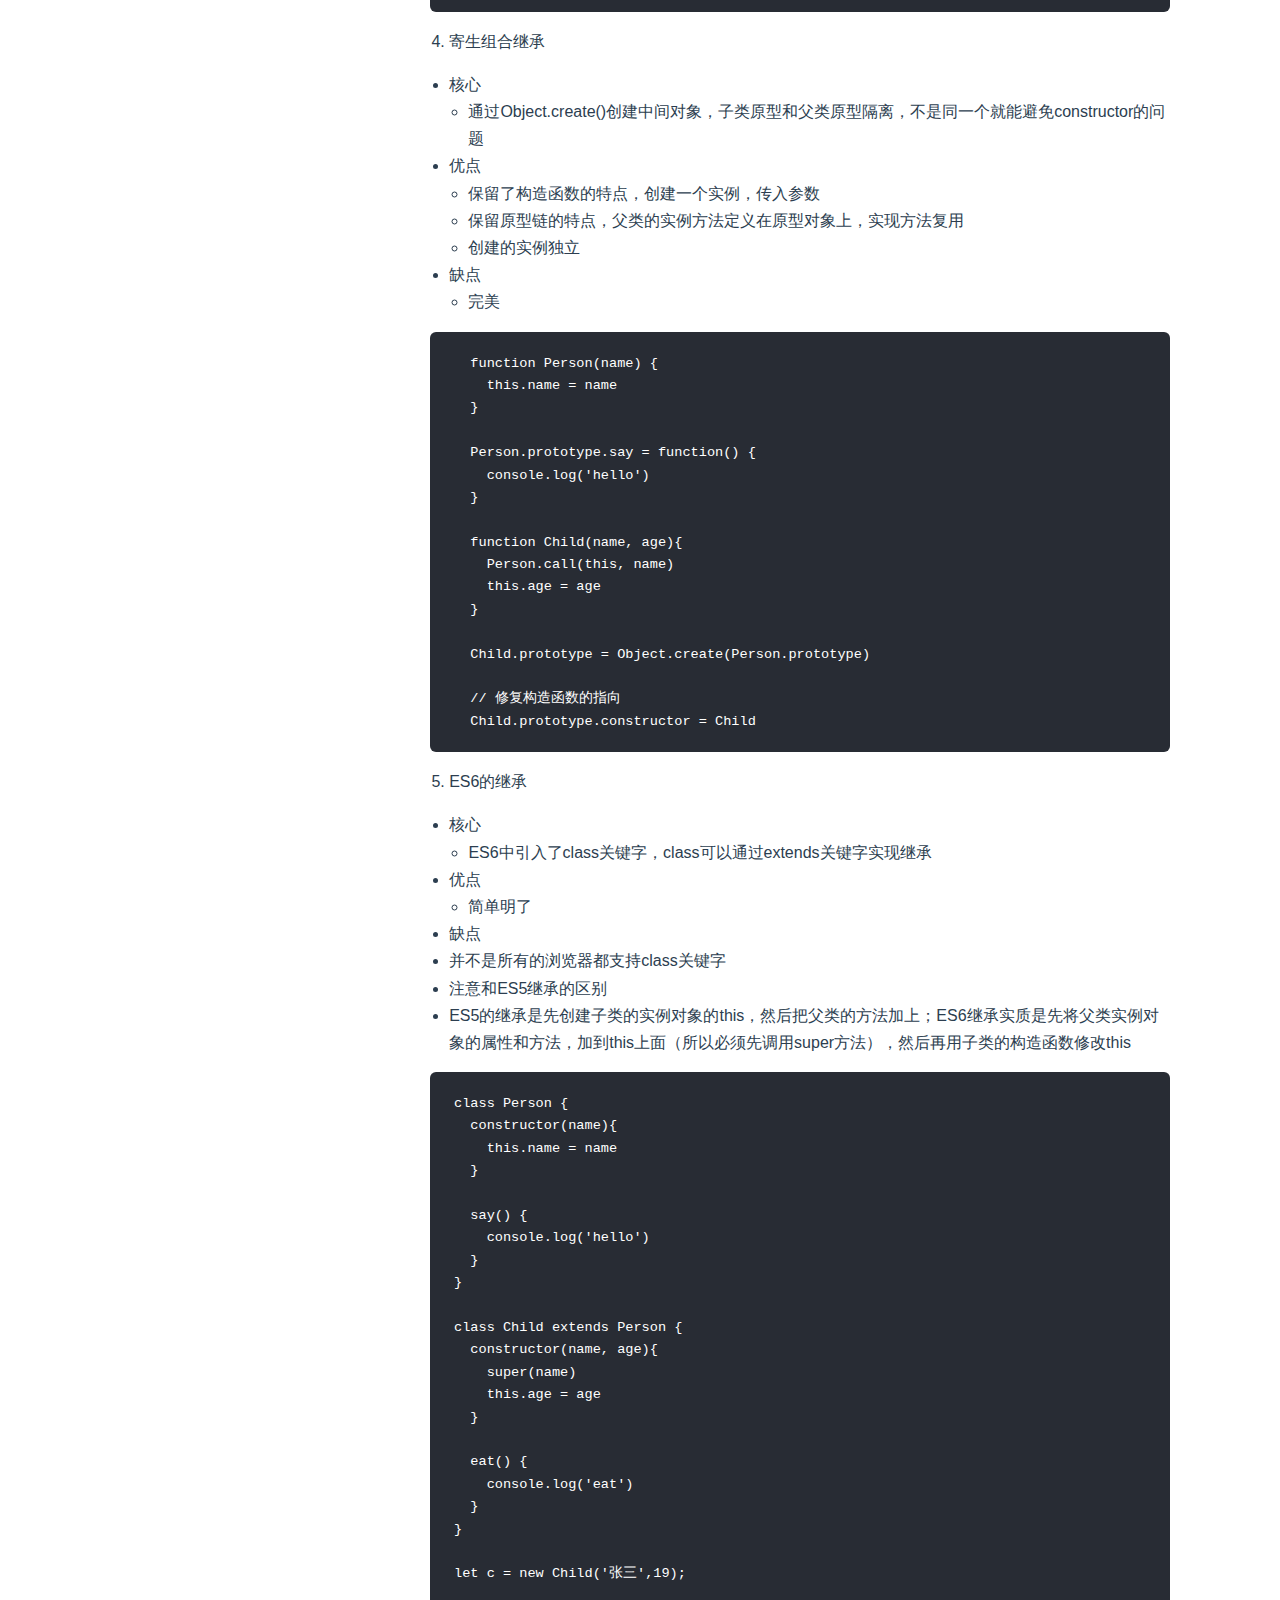
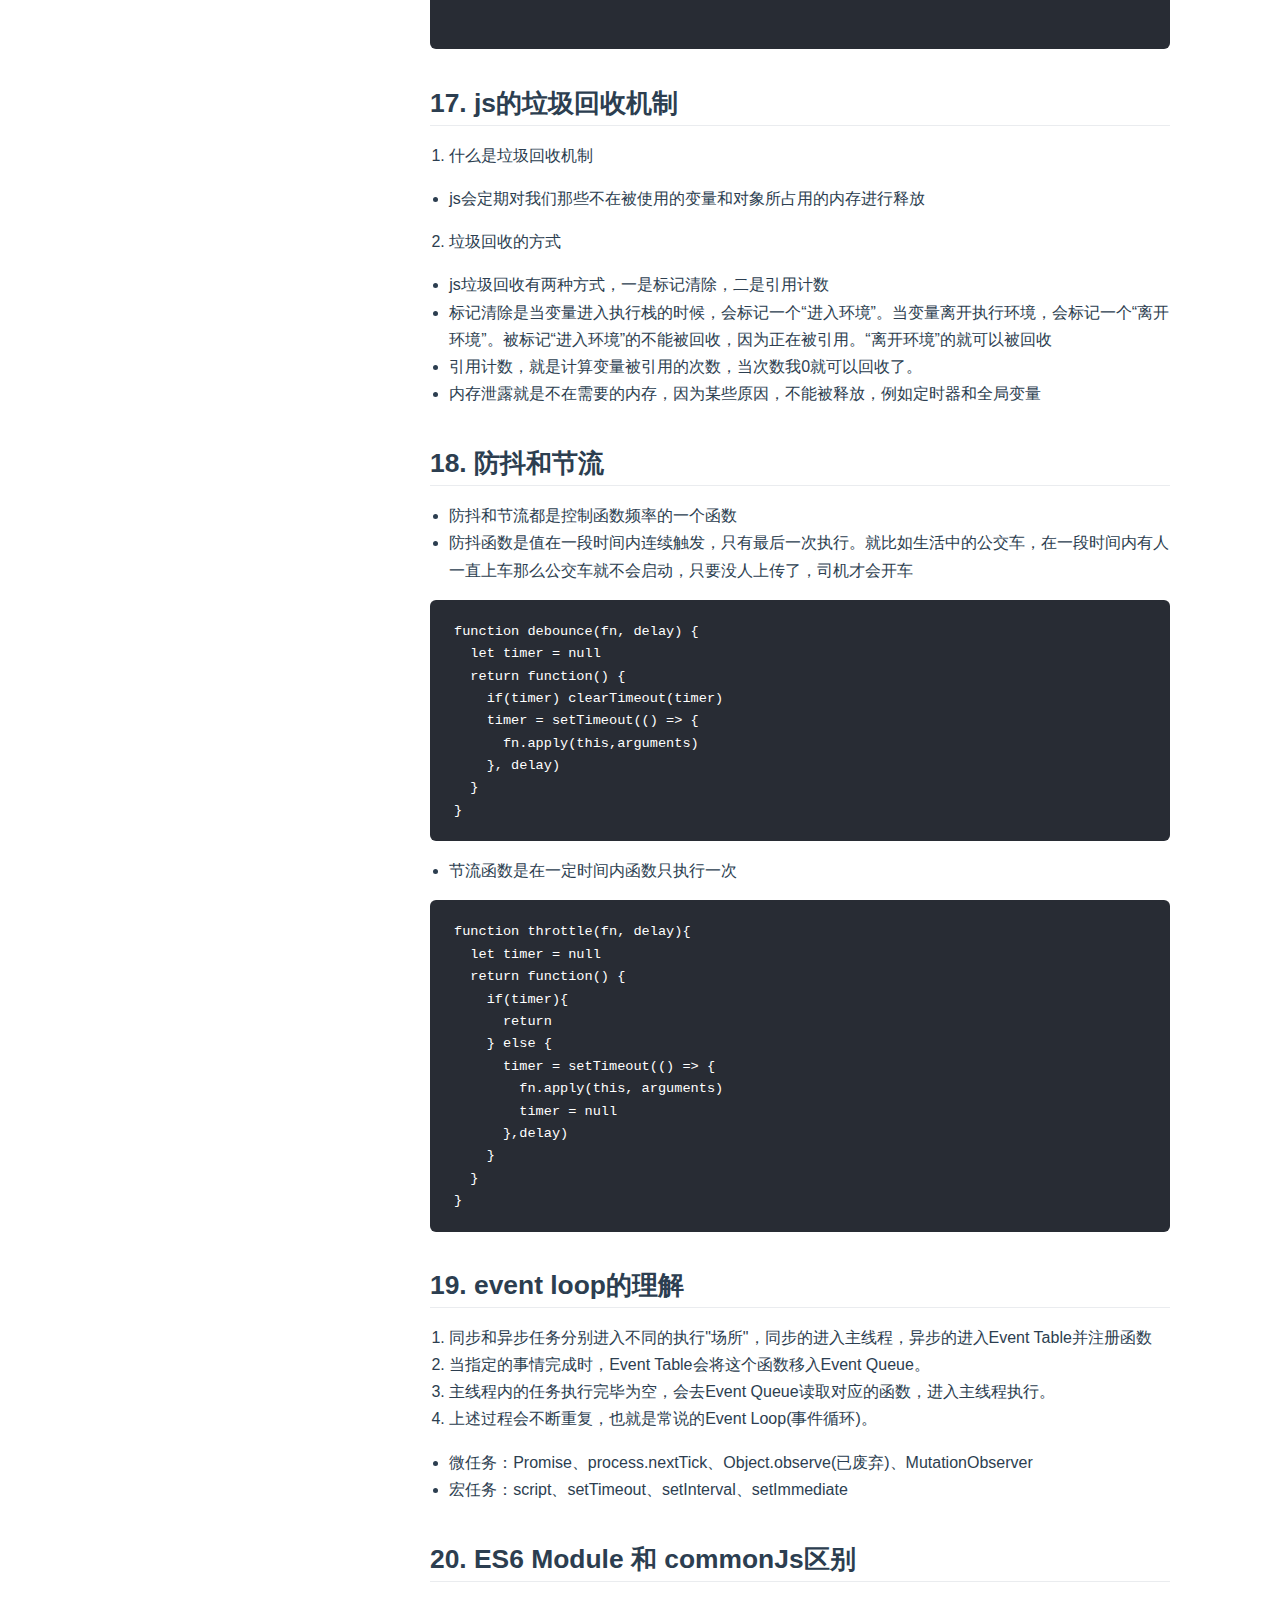
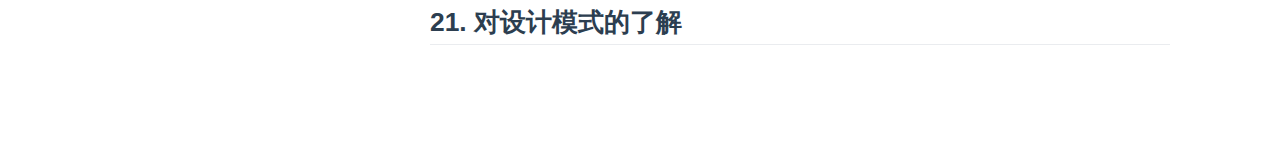
<file: guide/interview/js/index.html>
<!DOCTYPE html>
<html lang="en-US">
  <head>
    <meta charset="utf-8">
    <meta name="viewport" content="width=device-width,initial-scale=1">
    <title>前言 | 65man&#39;blog</title>
    <meta name="generator" content="VuePress 1.8.2">
    <link res="icon" href="/images/logo.png">
    <meta name="description" content="学习笔记">
    
    <link rel="preload" href="/assets/css/0.styles.adfbd9dc.css" as="style"><link rel="preload" href="/assets/js/app.0184ecb8.js" as="script"><link rel="preload" href="/assets/js/2.bc2728b4.js" as="script"><link rel="preload" href="/assets/js/10.859e1ba8.js" as="script"><link rel="prefetch" href="/assets/js/11.cdb01ffe.js"><link rel="prefetch" href="/assets/js/12.2e925d6b.js"><link rel="prefetch" href="/assets/js/3.70e4d725.js"><link rel="prefetch" href="/assets/js/4.17c95de2.js"><link rel="prefetch" href="/assets/js/5.5a255264.js"><link rel="prefetch" href="/assets/js/6.39a3f769.js"><link rel="prefetch" href="/assets/js/7.e914862c.js"><link rel="prefetch" href="/assets/js/8.8c8b66c6.js"><link rel="prefetch" href="/assets/js/9.4c1535d0.js">
    <link rel="stylesheet" href="/assets/css/0.styles.adfbd9dc.css">
  </head>
  <body>
    <div id="app" data-server-rendered="true"><div class="theme-container"><header class="navbar"><div class="sidebar-button"><svg xmlns="http://www.w3.org/2000/svg" aria-hidden="true" role="img" viewBox="0 0 448 512" class="icon"><path fill="currentColor" d="M436 124H12c-6.627 0-12-5.373-12-12V80c0-6.627 5.373-12 12-12h424c6.627 0 12 5.373 12 12v32c0 6.627-5.373 12-12 12zm0 160H12c-6.627 0-12-5.373-12-12v-32c0-6.627 5.373-12 12-12h424c6.627 0 12 5.373 12 12v32c0 6.627-5.373 12-12 12zm0 160H12c-6.627 0-12-5.373-12-12v-32c0-6.627 5.373-12 12-12h424c6.627 0 12 5.373 12 12v32c0 6.627-5.373 12-12 12z"></path></svg></div> <a href="/" class="home-link router-link-active"><img src="/images/logo.jpg" alt="65man'blog" class="logo"> <span class="site-name can-hide">65man'blog</span></a> <div class="links"><div class="search-box"><input aria-label="Search" autocomplete="off" spellcheck="false" value=""> <!----></div> <nav class="nav-links can-hide"><div class="nav-item"><a href="/" class="nav-link">
  首页
</a></div><div class="nav-item"><div class="dropdown-wrapper"><button type="button" aria-label="面试宝典" class="dropdown-title"><span class="title">面试宝典</span> <span class="arrow down"></span></button> <button type="button" aria-label="面试宝典" class="mobile-dropdown-title"><span class="title">面试宝典</span> <span class="arrow right"></span></button> <ul class="nav-dropdown" style="display:none;"><li class="dropdown-item"><!----> <a href="/guide/interview/css/" class="nav-link">
  css相关
</a></li><li class="dropdown-item"><!----> <a href="/guide/interview/js/" aria-current="page" class="nav-link router-link-exact-active router-link-active">
  js相关
</a></li><li class="dropdown-item"><!----> <a href="/guide/interview/vue/" class="nav-link">
  vue相关
</a></li><li class="dropdown-item"><!----> <a href="/guide/interview/net/" class="nav-link">
  浏览器网络相关
</a></li></ul></div></div><div class="nav-item"><a href="https://www.baidu.com" target="_blank" rel="noopener noreferrer" class="nav-link external">
  外部链接
  <span><svg xmlns="http://www.w3.org/2000/svg" aria-hidden="true" focusable="false" x="0px" y="0px" viewBox="0 0 100 100" width="15" height="15" class="icon outbound"><path fill="currentColor" d="M18.8,85.1h56l0,0c2.2,0,4-1.8,4-4v-32h-8v28h-48v-48h28v-8h-32l0,0c-2.2,0-4,1.8-4,4v56C14.8,83.3,16.6,85.1,18.8,85.1z"></path> <polygon fill="currentColor" points="45.7,48.7 51.3,54.3 77.2,28.5 77.2,37.2 85.2,37.2 85.2,14.9 62.8,14.9 62.8,22.9 71.5,22.9"></polygon></svg> <span class="sr-only">(opens new window)</span></span></a></div> <!----></nav></div></header> <div class="sidebar-mask"></div> <aside class="sidebar"><nav class="nav-links"><div class="nav-item"><a href="/" class="nav-link">
  首页
</a></div><div class="nav-item"><div class="dropdown-wrapper"><button type="button" aria-label="面试宝典" class="dropdown-title"><span class="title">面试宝典</span> <span class="arrow down"></span></button> <button type="button" aria-label="面试宝典" class="mobile-dropdown-title"><span class="title">面试宝典</span> <span class="arrow right"></span></button> <ul class="nav-dropdown" style="display:none;"><li class="dropdown-item"><!----> <a href="/guide/interview/css/" class="nav-link">
  css相关
</a></li><li class="dropdown-item"><!----> <a href="/guide/interview/js/" aria-current="page" class="nav-link router-link-exact-active router-link-active">
  js相关
</a></li><li class="dropdown-item"><!----> <a href="/guide/interview/vue/" class="nav-link">
  vue相关
</a></li><li class="dropdown-item"><!----> <a href="/guide/interview/net/" class="nav-link">
  浏览器网络相关
</a></li></ul></div></div><div class="nav-item"><a href="https://www.baidu.com" target="_blank" rel="noopener noreferrer" class="nav-link external">
  外部链接
  <span><svg xmlns="http://www.w3.org/2000/svg" aria-hidden="true" focusable="false" x="0px" y="0px" viewBox="0 0 100 100" width="15" height="15" class="icon outbound"><path fill="currentColor" d="M18.8,85.1h56l0,0c2.2,0,4-1.8,4-4v-32h-8v28h-48v-48h28v-8h-32l0,0c-2.2,0-4,1.8-4,4v56C14.8,83.3,16.6,85.1,18.8,85.1z"></path> <polygon fill="currentColor" points="45.7,48.7 51.3,54.3 77.2,28.5 77.2,37.2 85.2,37.2 85.2,14.9 62.8,14.9 62.8,22.9 71.5,22.9"></polygon></svg> <span class="sr-only">(opens new window)</span></span></a></div> <!----></nav>  <ul class="sidebar-links"><li><section class="sidebar-group depth-0"><p class="sidebar-heading open"><span>前言</span> <!----></p> <ul class="sidebar-links sidebar-group-items"><li><a href="/guide/interview/js/#_1-js为什么是单线程" class="sidebar-link">1. js为什么是单线程</a><ul class="sidebar-sub-headers"></ul></li><li><a href="/guide/interview/js/#_2-js由那几部分组成的" class="sidebar-link">2. js由那几部分组成的</a><ul class="sidebar-sub-headers"></ul></li><li><a href="/guide/interview/js/#_2-js的数据类型" class="sidebar-link">2. js的数据类型</a><ul class="sidebar-sub-headers"></ul></li><li><a href="/guide/interview/js/#_3-如何判断js的数据类型" class="sidebar-link">3. 如何判断js的数据类型</a><ul class="sidebar-sub-headers"></ul></li><li><a href="/guide/interview/js/#_4-for和foreach的区别" class="sidebar-link">4. for和forEach的区别</a><ul class="sidebar-sub-headers"></ul></li><li><a href="/guide/interview/js/#_5-es6的新特性有哪些" class="sidebar-link">5. ES6的新特性有哪些</a><ul class="sidebar-sub-headers"></ul></li><li><a href="/guide/interview/js/#_6-var、let、const的区别" class="sidebar-link">6. var、let、const的区别</a><ul class="sidebar-sub-headers"></ul></li><li><a href="/guide/interview/js/#_7-对promise的理解" class="sidebar-link">7. 对promise的理解</a><ul class="sidebar-sub-headers"></ul></li><li><a href="/guide/interview/js/#_8-普通函数和箭头函数的区别-普通函数如何改变this的指向" class="sidebar-link">8. 普通函数和箭头函数的区别，普通函数如何改变this的指向</a><ul class="sidebar-sub-headers"></ul></li><li><a href="/guide/interview/js/#_9-apply-call-bind的区别-apply怎么实现bind" class="sidebar-link">9. apply,call,bind的区别，apply怎么实现bind</a><ul class="sidebar-sub-headers"></ul></li><li><a href="/guide/interview/js/#_10-解释下变量提升" class="sidebar-link">10. 解释下变量提升</a><ul class="sidebar-sub-headers"></ul></li><li><a href="/guide/interview/js/#_11-闭包的理解" class="sidebar-link">11. 闭包的理解</a><ul class="sidebar-sub-headers"></ul></li><li><a href="/guide/interview/js/#_12-深拷贝和浅拷贝" class="sidebar-link">12. 深拷贝和浅拷贝</a><ul class="sidebar-sub-headers"></ul></li><li><a href="/guide/interview/js/#_13-原型和原型链" class="sidebar-link">13. 原型和原型链</a><ul class="sidebar-sub-headers"></ul></li><li><a href="/guide/interview/js/#_14-作用域的理解" class="sidebar-link">14. 作用域的理解</a><ul class="sidebar-sub-headers"></ul></li><li><a href="/guide/interview/js/#_15-new关键字的作用" class="sidebar-link">15. new关键字的作用</a><ul class="sidebar-sub-headers"></ul></li><li><a href="/guide/interview/js/#_16-js是实现继承的几种方式" class="sidebar-link">16. js是实现继承的几种方式</a><ul class="sidebar-sub-headers"></ul></li><li><a href="/guide/interview/js/#_17-js的垃圾回收机制" class="sidebar-link">17. js的垃圾回收机制</a><ul class="sidebar-sub-headers"></ul></li><li><a href="/guide/interview/js/#_18-防抖和节流" class="sidebar-link">18. 防抖和节流</a><ul class="sidebar-sub-headers"></ul></li><li><a href="/guide/interview/js/#_19-event-loop的理解" class="sidebar-link">19. event loop的理解</a><ul class="sidebar-sub-headers"></ul></li><li><a href="/guide/interview/js/#_20-es6-module-和-commonjs区别" class="sidebar-link">20. ES6 Module 和 commonJs区别</a><ul class="sidebar-sub-headers"></ul></li><li><a href="/guide/interview/js/#_21-对设计模式的了解" class="sidebar-link">21. 对设计模式的了解</a><ul class="sidebar-sub-headers"></ul></li></ul></section></li></ul> </aside> <main class="page"> <div class="theme-default-content content__default"><h1 id="前言"><a href="#前言" class="header-anchor">#</a> 前言</h1> <p>这里记录面试所遇到的 js 的一些问题，知识在于积累，量变引起质变。</p> <h2 id="_1-js为什么是单线程"><a href="#_1-js为什么是单线程" class="header-anchor">#</a> 1. js为什么是单线程</h2> <p>js的单线程主要是与它的用途有关。js是作为浏览器的脚步，主要的用途是与用户交互，以及操作DOM。这个就决定js是个单线程，否则会带来很多复杂的同步问题。比如，假设js是多线程，一个线程在某个节点添加内容，一个线程在删除这个节点，这个时候就不知道以谁为准。后面html5虽然提成web work,允许js创建多个线程，但是子线程还是受主线程的控制，且并不能操作dom，所有这并没有改变js单线程的本质</p> <h2 id="_2-js由那几部分组成的"><a href="#_2-js由那几部分组成的" class="header-anchor">#</a> 2. js由那几部分组成的</h2> <p>js是由ECMAScript和DOM(文档对象模型)以及BOM(浏览器对象模型)三部分组成</p> <ul><li>ECMAScript其实就是一种标准，比如我们的ES5，ES6定义了js的语法，关键字，变量，数据类型等</li> <li>DOM就是将我们的页面映射成一棵DOM树，转化成js能识别操作的一个模型，提供了对节点的增删改查的一些api，比如createElement,doucument.getElementById,appendChiden,removeChild,repalceChid等</li> <li>BOM提供一些与浏览器交互的api，BOM的核心对象是window、location、navigator、history、screen</li></ul> <h2 id="_2-js的数据类型"><a href="#_2-js的数据类型" class="header-anchor">#</a> 2. js的数据类型</h2> <ol><li>基本数据类型</li></ol> <ul><li>string</li> <li>number</li> <li>boolean</li> <li>undefined</li> <li>null</li> <li>symbol</li></ul> <ol start="2"><li>赋值数据类型</li></ol> <ul><li>Object</li> <li>Array</li> <li>Function</li></ul> <h2 id="_3-如何判断js的数据类型"><a href="#_3-如何判断js的数据类型" class="header-anchor">#</a> 3. 如何判断js的数据类型</h2> <ul><li>判断基本类型可用typeof，但是不能判断数组、null、object</li></ul> <div class="language- extra-class"><pre class="language-text"><code>typeof 1 // number
typeof '123' // string
typeof true // boolean
typeof null // object
typeof [] // object
typeof {} // object
</code></pre></div><ul><li>instanceof 用于判断某个对象是不是某个构造函数的实例</li></ul> <div class="language- extra-class"><pre class="language-text"><code>a instanceof b
instanceof (a, b) {
  // 实例对象的隐原型
  let L = a._proto__
  // 构造函数的显式原型
  let R = b.prototype
  return L === R
}
</code></pre></div><ul><li>Object.prototype.toString.call() 完美解决</li></ul> <div class="language- extra-class"><pre class="language-text"><code>function _typeof(data){
  let str = Object.prototype.toString.call(data)
  return str.match(/\[object (.*?)\]/)[1].toLowerCase();
}
</code></pre></div><h2 id="_4-for和foreach的区别"><a href="#_4-for和foreach的区别" class="header-anchor">#</a> 4. for和forEach的区别</h2> <ul><li>for可以指定循环的起点，forEach只能默认从0开始</li> <li>forEach不能用break跳出循环(return 可以跳出)</li> <li>forEach遍历数组里是基本类型的时候，不能直接改变，因为item只是个形参，是对值复制的一份。</li></ul> <h2 id="_5-es6的新特性有哪些"><a href="#_5-es6的新特性有哪些" class="header-anchor">#</a> 5. ES6的新特性有哪些</h2> <ul><li>let和const</li> <li>变量的解构赋值</li> <li>字符串模板</li> <li>promise</li> <li>async await</li> <li>class/extend(类声明和继承)</li> <li>Set和Map新的数据类型，Set是一个类数组对象，每个成员都是唯一的。Map是个键不局限于字符串的类对象，js中的对象一般都是键值对的形式出现，键都是字符串。Map数据结构，它类似对象，也是键值对的结构，但是它的键不限于字符串，各种类型的值都可以做键</li> <li>箭头函数</li> <li>数组的扩展</li> <li>对象的扩展</li></ul> <h2 id="_6-var、let、const的区别"><a href="#_6-var、let、const的区别" class="header-anchor">#</a> 6. var、let、const的区别</h2> <ul><li>var存在变量提升，let和const不存在</li> <li>var声明的全局变量会挂载在window下，let和const不会</li> <li>let和const存在暂时性死区，必须先声明再使用</li> <li>let和const不能重复声明</li> <li>const声明简单数据类型不能更改，声明复杂类型则该类型的内存地址不能更改</li></ul> <h2 id="_7-对promise的理解"><a href="#_7-对promise的理解" class="header-anchor">#</a> 7. 对promise的理解</h2> <ol><li>什么是promise</li></ol> <ul><li>promise是ES6提出的一种异步编程的方法，解决了我们传统的回调地域问题</li></ul> <ol start="2"><li>promise的特点</li></ol> <ul><li>promise有三个状态，fullfiled(成功的)、rejected(失败的)、pending(进行中)</li> <li>promise的状态一旦变化，无法更改</li> <li>promise是链式调用</li></ul> <ol start="2"><li>promise的缺点</li></ol> <ul><li>promise一旦建立就立即执行，无法取消</li> <li>promise必须传入回调，不然会报错</li> <li>promise的处于pending状态的时候，不知道是哪个阶段是刚开始还是要结束了</li></ul> <h2 id="_8-普通函数和箭头函数的区别-普通函数如何改变this的指向"><a href="#_8-普通函数和箭头函数的区别-普通函数如何改变this的指向" class="header-anchor">#</a> 8. 普通函数和箭头函数的区别，普通函数如何改变this的指向</h2> <ul><li>箭头函数不会创建自己的this，它的this是从上级作用域继承来的，所以箭头函数的this在它定义的时候就已经确定了，之后不能改变</li> <li>箭头函数不能使用new，不能作为构造函数</li> <li>箭头函数没有自己的arguments</li> <li>call/apply/bind 无法修改箭头函数的指向</li> <li>箭头函数没有原型</li></ul> <h2 id="_9-apply-call-bind的区别-apply怎么实现bind"><a href="#_9-apply-call-bind的区别-apply怎么实现bind" class="header-anchor">#</a> 9. apply,call,bind的区别，apply怎么实现bind</h2> <ol><li>相同点</li></ol> <ul><li>这个三个方法都是用来改变this指向的</li></ul> <ol start="2"><li>区别</li></ol> <ul><li>apply和call是改变this指向，然后执行函数。bind是改变this指向，然后返回函数</li> <li>apply和call第二个参数不同，apply是一个数组，call是一个一个参数</li></ul> <ol start="3"><li>场景</li></ol> <ul><li>判断数据类型，Object.prototype.toString.call()</li> <li>将伪数组转为数组 Array.prototype.slice.call(arguments)</li> <li>继承</li></ul> <h2 id="_10-解释下变量提升"><a href="#_10-解释下变量提升" class="header-anchor">#</a> 10. 解释下变量提升</h2> <ol><li><p>什么是变量提升
js是个解释执行的，会先进行预解析再执行的过程。预解析阶段就是一个编译的过程，包括词法分析，语法分析，预编译，执行。
在预解析的过程会全局搜索所有的变量和函数并且将变量或者的声明提升到当前作用域的顶端， 不改变其他的顺序</p></li> <li><p>变量提升的规则</p></li></ol> <ul><li>变量提升和函数提升，函数的优先级高于变量</li> <li>函数又分函数声明式和函数表达式，函数声明式会将内容一起提升到当前作用域的顶端</li></ul> <h2 id="_11-闭包的理解"><a href="#_11-闭包的理解" class="header-anchor">#</a> 11. 闭包的理解</h2> <ol><li>什么是闭包</li></ol> <ul><li>闭包会涉及到作用域，js是一个解释执行的语言，分解释和执行两个阶段，解释阶段词法分析，语法分析，作用域规则确定，也就是访问一个变量的规则。作用域又分函数作用域和全局作用域，函数中变量的作用域就是属于函数作用域，在函数执行完后作用域就会清理、内存也随之回收。但是由于闭包是建立在一个函数内部的子函数，由于它可以访问上级作用域的原因，及时上级函数执行完，作用域也不会随之销毁，这时的子函数也就是闭包，拥有了访问上级作用域中变量的权限，即使上级函数执行完后作用域内的值也不会被销毁。闭包是有权访问其他函数作用域的变量的函数，闭包相当于缓存了上级的作用域</li></ul> <ol start="2"><li>闭包的场景</li></ol> <ul><li>防抖节流、设置私有变量，使用闭包设计单例模式</li></ul> <h2 id="_12-深拷贝和浅拷贝"><a href="#_12-深拷贝和浅拷贝" class="header-anchor">#</a> 12. 深拷贝和浅拷贝</h2> <ul><li>浅拷贝是复制一直对象的指针，并不创建新对象，新旧对象指向同一块地址。比如Object.assign(),数组的slice(),展开运算符</li> <li>深拷贝是重新创建一个一模一样的对象，新旧对象互不影响。比如先JSON.stringify()，再JSON.parse(),缺点就是在处理空值undefined的时候会报错，lodash的deepClone()方法</li></ul> <div class="language- extra-class"><pre class="language-text"><code>function cloneDeep(obj) {
  // 判断不是对象
  if (typeof obj !== 'object' || obj === null) {
    return obj
  }

  let result
  // 判断是数组还是对象
  if (Array.isArray(obj)) {
    result = []
  } else {
    result = {}
  }

  for (const key in obj) {
    if (obj.hasOwnProperty(key)) {
      result[key] = cloneDeep(obj[key])
    }
  }
}
</code></pre></div><h2 id="_13-原型和原型链"><a href="#_13-原型和原型链" class="header-anchor">#</a> 13. 原型和原型链</h2> <ul><li>首先原型的作用是其实就是继承，是共享方法和属性的抽离，减少重复声明和空间开辟的浪费</li> <li>js把对象中公共方法或属性抽离放到一个对象中，也就是原型对象，然后再new的过程中让实例对象的隐式原型（<strong>proto</strong>）去引用这个原型，而且抽离公共方法的这个原型对象（prototype）也是一个对象实例，他也有隐式原型(<strong>proto</strong>),他的隐式原型执行也会指向一个原型对象，这样由隐式原型(<strong>proto</strong>)串起的路径就是就形成一个链路，也就是原型链</li> <li>当我们访问对象的某个属性的时候，先回去本身查找，如果找不到就会根据隐式原型找到原型对象上找，找不到就继续往上找。最后回到达Object prototype,它的隐式原型指向null，若均无结果返回undefined</li></ul> <h2 id="_14-作用域的理解"><a href="#_14-作用域的理解" class="header-anchor">#</a> 14. 作用域的理解</h2> <p>1.什么是作用域</p> <ul><li>作用域其实就是JS引擎如何寻找变量以及会在何处找到变量的规则，作用域分全局作用域、函数作用域、块级作用域</li> <li>当我们一个变量当前作用域定义，它就成了一个自由变量</li> <li>自由变量会一直往父级作用域去，形成一个链式结构</li></ul> <h2 id="_15-new关键字的作用"><a href="#_15-new关键字的作用" class="header-anchor">#</a> 15. new关键字的作用</h2> <ol><li>创建一个空对象</li> <li>将新创建的对象隐式原型执行我们构造函数的显示原型，这样就有了obj-&gt;Animal.prototype-&gt;Object.prototype-&gt;null的原型链</li> <li>通过call改变this的执行为新创建的对象，传入参数，执行构造函数，进行属性和方法的赋值操作</li> <li>根据构造函数的返回的结果，如果返回的是一个基本类型，就返回当前的生成的对象。如果返回的是一个引用类型，就直接返回</li></ol> <div class="language- extra-class"><pre class="language-text"><code>function Animal(name){
  this.name = name

  this.say = function () {
        console.log(`my name is ${this.name}`)
    }
}

let bird = new Animal('bird');
</code></pre></div><p>伪代码模拟new的过程</p> <div class="language- extra-class"><pre class="language-text"><code>var obj = {}
obj.__proto__ = Animal.prototype
var result = Animal.call(obj,'bird')
return typeof result === 'object' ? result : obj
</code></pre></div><h2 id="_16-js是实现继承的几种方式"><a href="#_16-js是实现继承的几种方式" class="header-anchor">#</a> 16. js是实现继承的几种方式</h2> <ol><li>原型链继承</li></ol> <ul><li>核心
<ul><li>子类的原型指向父类的实例</li></ul></li> <li>优点
<ul><li>由于方法是定义在父类的原型对象上，复用了构造函数的方法</li></ul></li> <li>缺点
<ul><li>子类无法传参</li> <li>子类的实例共享了构造函数中的引用属性</li> <li>无法实现多继承</li></ul></li></ul> <div class="language- extra-class"><pre class="language-text"><code>function Person(name) {
  this.name = name
  this.house = [1,3]
}

Person.prototype.say = function() {
  console.log('hello')
}

function Child(age) {
  this.age = age
}
// 子类的原型指向父类的实例
Child.prototype = new Person()
// 修正constructor的指向
CHild.prototype.constructor = Child
</code></pre></div><ol start="2"><li>借用构造函数</li></ol> <ul><li>核心
<ul><li>子类构造函数里借用父类构造函数，等于复制父类的实例给子类</li></ul></li> <li>优点
<ul><li>实例之间独立，不共享属性</li> <li>子类可以传参</li> <li>可以实现多继承，利用call或者apply继承多个父类</li></ul></li> <li>缺点
<ul><li>父类的方法不能复用，每次创建子类实例都会要将方法重新创建一遍，性能浪费</li> <li>无法继承父类原型上的属性，因为没有用到原型</li></ul></li></ul> <div class="language- extra-class"><pre class="language-text"><code>function Person(name) {
  this.name = name
  this.house = [1,3]
  this.say = function() {
    console.log('hello')
  }
}

function Child(name, age) {
  // 核心拷贝了父类实例的属性和方法
  Person.call(this, name)
  this.age = age
}
</code></pre></div><ol start="3"><li>组合继承</li></ol> <ul><li>核心
<ul><li>通过调用父类构造函数，继承父类的属性并保留传参；然后通过将父类的实例作为子类的构造函数，实现函数复用</li></ul></li> <li>优点
<ul><li>保留了构造函数的特点，可传参</li> <li>保留了原型链的特点，父类的方法定义在父类的原型对象上，实现了函数的复用</li> <li>不共享父类属性，实例独立</li></ul></li> <li>缺点
<ul><li>调用了两次父类构造函数的方法，会存多余的一份实例属性(call调用了一次，指定原型对象的时候调用第二次)</li></ul></li></ul> <div class="language- extra-class"><pre class="language-text"><code>function Person(name) {
  this.name = name
}

Person.prototype.say = function() {
  console.log('hello')
}

function Child(name, age) {
  // 第一次调用
  Person.call(this,name)
  this.age = age
}

// 第二次调用
Child.prototype = new Parent()
Child.prototype.constructor = Child

</code></pre></div><ol start="4"><li>组合继承优化</li></ol> <ul><li>核心
<ul><li>子类构造函数调用父类构造函数，子类的原型直接指向父类构造函数的原型</li></ul></li> <li>优点
<ul><li>避免了两次调用构造函数</li> <li>保留了构造函数的特点，创建实例并且可以传参</li> <li>保留了原型链的特点，父类的实例方法定义在原型对象上，实现方法复用</li></ul></li> <li>缺点
<ul><li>修改了原型的指向，父类的原型也会发生变化</li></ul></li></ul> <div class="language- extra-class"><pre class="language-text"><code>function Person(name) {
  this.name = name
}

Person.prototype.say = function() {
  console.log('hello')
}

function Child(name, age) {
  Person.call(this,name)
  this.age = age
}
// 核心 子类原型和父类原型是同一个
Child.prototype = Parent.prototype

&lt;!-- 修正构造函数指向的代码 --&gt;
Child.prototype.constructor = Child
let c1 = new Child('张三'，'18')
let p1 = new Person('李四')

console.log(c1.constructor); // Child
console.log(p1.constructor); // Child
// 这个时候父类的构造函数的指向也会发生改变

</code></pre></div><ol start="4"><li>寄生组合继承</li></ol> <ul><li>核心
<ul><li>通过Object.create()创建中间对象，子类原型和父类原型隔离，不是同一个就能避免constructor的问题</li></ul></li> <li>优点
<ul><li>保留了构造函数的特点，创建一个实例，传入参数</li> <li>保留原型链的特点，父类的实例方法定义在原型对象上，实现方法复用</li> <li>创建的实例独立</li></ul></li> <li>缺点
<ul><li>完美</li></ul></li></ul> <div class="language- extra-class"><pre class="language-text"><code>  function Person(name) {
    this.name = name
  }

  Person.prototype.say = function() {
    console.log('hello')
  }

  function Child(name, age){
    Person.call(this, name)
    this.age = age
  }

  Child.prototype = Object.create(Person.prototype)

  // 修复构造函数的指向
  Child.prototype.constructor = Child
</code></pre></div><ol start="5"><li>ES6的继承</li></ol> <ul><li>核心
<ul><li>ES6中引入了class关键字，class可以通过extends关键字实现继承</li></ul></li> <li>优点
<ul><li>简单明了</li></ul></li> <li>缺点</li> <li>并不是所有的浏览器都支持class关键字</li> <li>注意和ES5继承的区别</li> <li>ES5的继承是先创建子类的实例对象的this，然后把父类的方法加上；ES6继承实质是先将父类实例对象的属性和方法，加到this上面（所以必须先调用super方法），然后再用子类的构造函数修改this</li></ul> <div class="language- extra-class"><pre class="language-text"><code>class Person {
  constructor(name){
    this.name = name
  }

  say() {
    console.log('hello')
  }
}

class Child extends Person {
  constructor(name, age){
    super(name)
    this.age = age
  }

  eat() {
    console.log('eat')
  }
}

let c = new Child('张三',19);


</code></pre></div><h2 id="_17-js的垃圾回收机制"><a href="#_17-js的垃圾回收机制" class="header-anchor">#</a> 17. js的垃圾回收机制</h2> <ol><li>什么是垃圾回收机制</li></ol> <ul><li>js会定期对我们那些不在被使用的变量和对象所占用的内存进行释放</li></ul> <ol start="2"><li>垃圾回收的方式</li></ol> <ul><li>js垃圾回收有两种方式，一是标记清除，二是引用计数</li> <li>标记清除是当变量进入执行栈的时候，会标记一个“进入环境”。当变量离开执行环境，会标记一个“离开环境”。被标记“进入环境”的不能被回收，因为正在被引用。“离开环境”的就可以被回收</li> <li>引用计数，就是计算变量被引用的次数，当次数我0就可以回收了。</li> <li>内存泄露就是不在需要的内存，因为某些原因，不能被释放，例如定时器和全局变量</li></ul> <h2 id="_18-防抖和节流"><a href="#_18-防抖和节流" class="header-anchor">#</a> 18. 防抖和节流</h2> <ul><li>防抖和节流都是控制函数频率的一个函数</li> <li>防抖函数是值在一段时间内连续触发，只有最后一次执行。就比如生活中的公交车，在一段时间内有人一直上车那么公交车就不会启动，只要没人上传了，司机才会开车</li></ul> <div class="language- extra-class"><pre class="language-text"><code>function debounce(fn, delay) {
  let timer = null
  return function() {
    if(timer) clearTimeout(timer)
    timer = setTimeout(() =&gt; {
      fn.apply(this,arguments)
    }, delay)
  }
}
</code></pre></div><ul><li>节流函数是在一定时间内函数只执行一次</li></ul> <div class="language- extra-class"><pre class="language-text"><code>function throttle(fn, delay){
  let timer = null
  return function() {
    if(timer){
      return
    } else {
      timer = setTimeout(() =&gt; {
        fn.apply(this, arguments)
        timer = null
      },delay)
    }
  }
}
</code></pre></div><h2 id="_19-event-loop的理解"><a href="#_19-event-loop的理解" class="header-anchor">#</a> 19. event loop的理解</h2> <ol><li>同步和异步任务分别进入不同的执行&quot;场所&quot;，同步的进入主线程，异步的进入Event Table并注册函数</li> <li>当指定的事情完成时，Event Table会将这个函数移入Event Queue。</li> <li>主线程内的任务执行完毕为空，会去Event Queue读取对应的函数，进入主线程执行。</li> <li>上述过程会不断重复，也就是常说的Event Loop(事件循环)。</li></ol> <ul><li>微任务：Promise、process.nextTick、Object.observe(已废弃)、MutationObserver</li> <li>宏任务：script、setTimeout、setInterval、setImmediate</li></ul> <h2 id="_20-es6-module-和-commonjs区别"><a href="#_20-es6-module-和-commonjs区别" class="header-anchor">#</a> 20. ES6 Module 和 commonJs区别</h2> <h2 id="_21-对设计模式的了解"><a href="#_21-对设计模式的了解" class="header-anchor">#</a> 21. 对设计模式的了解</h2></div> <footer class="page-edit"><!----> <!----></footer> <!----> </main></div><div class="global-ui"></div></div>
    <script src="/assets/js/app.0184ecb8.js" defer></script><script src="/assets/js/2.bc2728b4.js" defer></script><script src="/assets/js/10.859e1ba8.js" defer></script>
  </body>
</html>
</file>
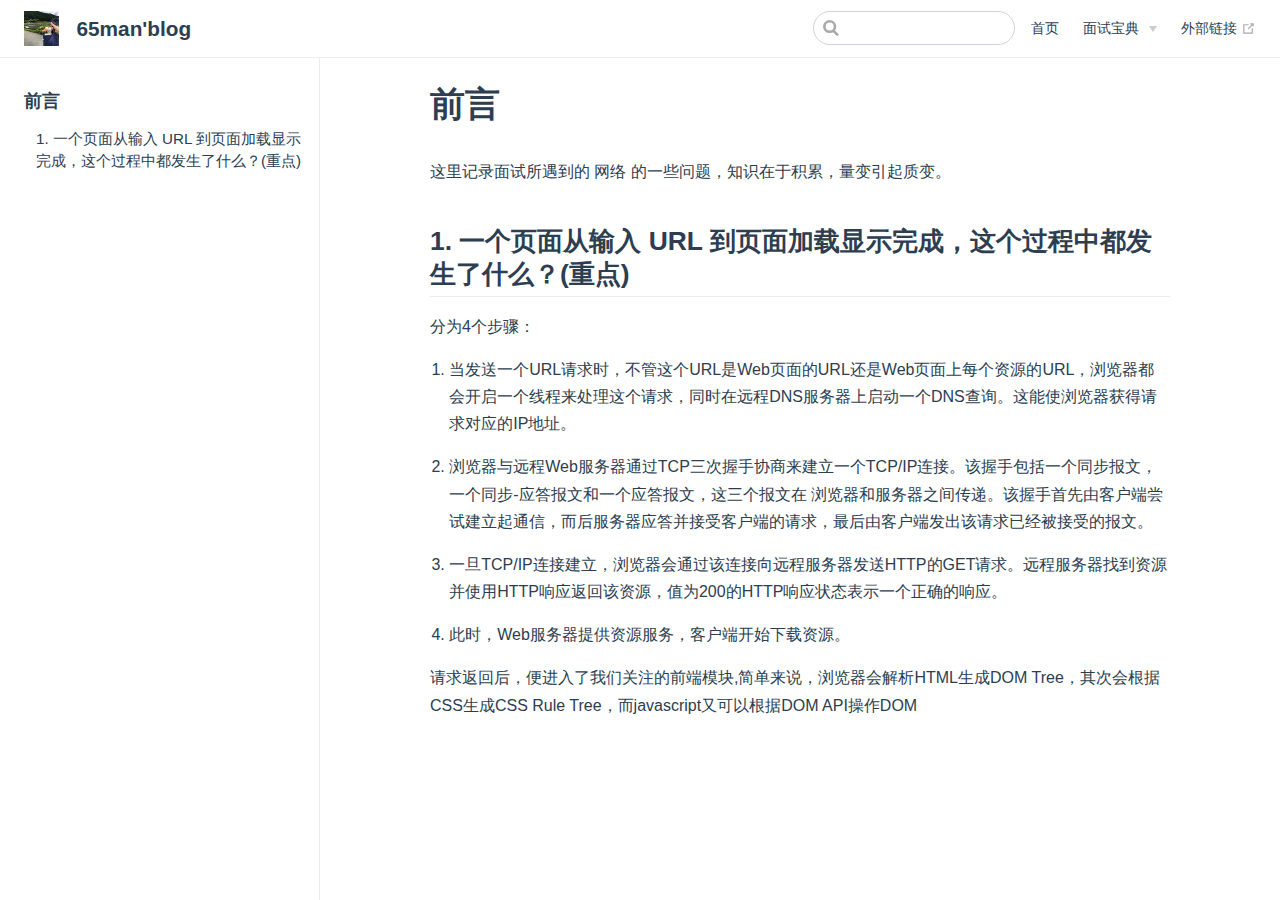
<file: guide/interview/net/index.html>
<!DOCTYPE html>
<html lang="en-US">
  <head>
    <meta charset="utf-8">
    <meta name="viewport" content="width=device-width,initial-scale=1">
    <title>前言 | 65man&#39;blog</title>
    <meta name="generator" content="VuePress 1.8.2">
    <link res="icon" href="/images/logo.png">
    <meta name="description" content="学习笔记">
    
    <link rel="preload" href="/assets/css/0.styles.adfbd9dc.css" as="style"><link rel="preload" href="/assets/js/app.0184ecb8.js" as="script"><link rel="preload" href="/assets/js/2.bc2728b4.js" as="script"><link rel="preload" href="/assets/js/11.cdb01ffe.js" as="script"><link rel="prefetch" href="/assets/js/10.859e1ba8.js"><link rel="prefetch" href="/assets/js/12.2e925d6b.js"><link rel="prefetch" href="/assets/js/3.70e4d725.js"><link rel="prefetch" href="/assets/js/4.17c95de2.js"><link rel="prefetch" href="/assets/js/5.5a255264.js"><link rel="prefetch" href="/assets/js/6.39a3f769.js"><link rel="prefetch" href="/assets/js/7.e914862c.js"><link rel="prefetch" href="/assets/js/8.8c8b66c6.js"><link rel="prefetch" href="/assets/js/9.4c1535d0.js">
    <link rel="stylesheet" href="/assets/css/0.styles.adfbd9dc.css">
  </head>
  <body>
    <div id="app" data-server-rendered="true"><div class="theme-container"><header class="navbar"><div class="sidebar-button"><svg xmlns="http://www.w3.org/2000/svg" aria-hidden="true" role="img" viewBox="0 0 448 512" class="icon"><path fill="currentColor" d="M436 124H12c-6.627 0-12-5.373-12-12V80c0-6.627 5.373-12 12-12h424c6.627 0 12 5.373 12 12v32c0 6.627-5.373 12-12 12zm0 160H12c-6.627 0-12-5.373-12-12v-32c0-6.627 5.373-12 12-12h424c6.627 0 12 5.373 12 12v32c0 6.627-5.373 12-12 12zm0 160H12c-6.627 0-12-5.373-12-12v-32c0-6.627 5.373-12 12-12h424c6.627 0 12 5.373 12 12v32c0 6.627-5.373 12-12 12z"></path></svg></div> <a href="/" class="home-link router-link-active"><img src="/images/logo.jpg" alt="65man'blog" class="logo"> <span class="site-name can-hide">65man'blog</span></a> <div class="links"><div class="search-box"><input aria-label="Search" autocomplete="off" spellcheck="false" value=""> <!----></div> <nav class="nav-links can-hide"><div class="nav-item"><a href="/" class="nav-link">
  首页
</a></div><div class="nav-item"><div class="dropdown-wrapper"><button type="button" aria-label="面试宝典" class="dropdown-title"><span class="title">面试宝典</span> <span class="arrow down"></span></button> <button type="button" aria-label="面试宝典" class="mobile-dropdown-title"><span class="title">面试宝典</span> <span class="arrow right"></span></button> <ul class="nav-dropdown" style="display:none;"><li class="dropdown-item"><!----> <a href="/guide/interview/css/" class="nav-link">
  css相关
</a></li><li class="dropdown-item"><!----> <a href="/guide/interview/js/" class="nav-link">
  js相关
</a></li><li class="dropdown-item"><!----> <a href="/guide/interview/vue/" class="nav-link">
  vue相关
</a></li><li class="dropdown-item"><!----> <a href="/guide/interview/net/" aria-current="page" class="nav-link router-link-exact-active router-link-active">
  浏览器网络相关
</a></li></ul></div></div><div class="nav-item"><a href="https://www.baidu.com" target="_blank" rel="noopener noreferrer" class="nav-link external">
  外部链接
  <span><svg xmlns="http://www.w3.org/2000/svg" aria-hidden="true" focusable="false" x="0px" y="0px" viewBox="0 0 100 100" width="15" height="15" class="icon outbound"><path fill="currentColor" d="M18.8,85.1h56l0,0c2.2,0,4-1.8,4-4v-32h-8v28h-48v-48h28v-8h-32l0,0c-2.2,0-4,1.8-4,4v56C14.8,83.3,16.6,85.1,18.8,85.1z"></path> <polygon fill="currentColor" points="45.7,48.7 51.3,54.3 77.2,28.5 77.2,37.2 85.2,37.2 85.2,14.9 62.8,14.9 62.8,22.9 71.5,22.9"></polygon></svg> <span class="sr-only">(opens new window)</span></span></a></div> <!----></nav></div></header> <div class="sidebar-mask"></div> <aside class="sidebar"><nav class="nav-links"><div class="nav-item"><a href="/" class="nav-link">
  首页
</a></div><div class="nav-item"><div class="dropdown-wrapper"><button type="button" aria-label="面试宝典" class="dropdown-title"><span class="title">面试宝典</span> <span class="arrow down"></span></button> <button type="button" aria-label="面试宝典" class="mobile-dropdown-title"><span class="title">面试宝典</span> <span class="arrow right"></span></button> <ul class="nav-dropdown" style="display:none;"><li class="dropdown-item"><!----> <a href="/guide/interview/css/" class="nav-link">
  css相关
</a></li><li class="dropdown-item"><!----> <a href="/guide/interview/js/" class="nav-link">
  js相关
</a></li><li class="dropdown-item"><!----> <a href="/guide/interview/vue/" class="nav-link">
  vue相关
</a></li><li class="dropdown-item"><!----> <a href="/guide/interview/net/" aria-current="page" class="nav-link router-link-exact-active router-link-active">
  浏览器网络相关
</a></li></ul></div></div><div class="nav-item"><a href="https://www.baidu.com" target="_blank" rel="noopener noreferrer" class="nav-link external">
  外部链接
  <span><svg xmlns="http://www.w3.org/2000/svg" aria-hidden="true" focusable="false" x="0px" y="0px" viewBox="0 0 100 100" width="15" height="15" class="icon outbound"><path fill="currentColor" d="M18.8,85.1h56l0,0c2.2,0,4-1.8,4-4v-32h-8v28h-48v-48h28v-8h-32l0,0c-2.2,0-4,1.8-4,4v56C14.8,83.3,16.6,85.1,18.8,85.1z"></path> <polygon fill="currentColor" points="45.7,48.7 51.3,54.3 77.2,28.5 77.2,37.2 85.2,37.2 85.2,14.9 62.8,14.9 62.8,22.9 71.5,22.9"></polygon></svg> <span class="sr-only">(opens new window)</span></span></a></div> <!----></nav>  <ul class="sidebar-links"><li><section class="sidebar-group depth-0"><p class="sidebar-heading open"><span>前言</span> <!----></p> <ul class="sidebar-links sidebar-group-items"><li><a href="/guide/interview/net/#_1-一个页面从输入-url-到页面加载显示完成-这个过程中都发生了什么-重点" class="sidebar-link">1. 一个页面从输入 URL 到页面加载显示完成，这个过程中都发生了什么？(重点)</a><ul class="sidebar-sub-headers"></ul></li></ul></section></li></ul> </aside> <main class="page"> <div class="theme-default-content content__default"><h1 id="前言"><a href="#前言" class="header-anchor">#</a> 前言</h1> <p>这里记录面试所遇到的 网络 的一些问题，知识在于积累，量变引起质变。</p> <h2 id="_1-一个页面从输入-url-到页面加载显示完成-这个过程中都发生了什么-重点"><a href="#_1-一个页面从输入-url-到页面加载显示完成-这个过程中都发生了什么-重点" class="header-anchor">#</a> 1. 一个页面从输入 URL 到页面加载显示完成，这个过程中都发生了什么？(重点)</h2> <p>分为4个步骤：</p> <ol><li><p>当发送一个URL请求时，不管这个URL是Web页面的URL还是Web页面上每个资源的URL，浏览器都会开启一个线程来处理这个请求，同时在远程DNS服务器上启动一个DNS查询。这能使浏览器获得请求对应的IP地址。</p></li> <li><p>浏览器与远程Web服务器通过TCP三次握手协商来建立一个TCP/IP连接。该握手包括一个同步报文，一个同步-应答报文和一个应答报文，这三个报文在 浏览器和服务器之间传递。该握手首先由客户端尝试建立起通信，而后服务器应答并接受客户端的请求，最后由客户端发出该请求已经被接受的报文。</p></li> <li><p>一旦TCP/IP连接建立，浏览器会通过该连接向远程服务器发送HTTP的GET请求。远程服务器找到资源并使用HTTP响应返回该资源，值为200的HTTP响应状态表示一个正确的响应。</p></li> <li><p>此时，Web服务器提供资源服务，客户端开始下载资源。</p></li></ol> <p>请求返回后，便进入了我们关注的前端模块,简单来说，浏览器会解析HTML生成DOM Tree，其次会根据CSS生成CSS Rule Tree，而javascript又可以根据DOM API操作DOM</p></div> <footer class="page-edit"><!----> <!----></footer> <!----> </main></div><div class="global-ui"></div></div>
    <script src="/assets/js/app.0184ecb8.js" defer></script><script src="/assets/js/2.bc2728b4.js" defer></script><script src="/assets/js/11.cdb01ffe.js" defer></script>
  </body>
</html>
</file>
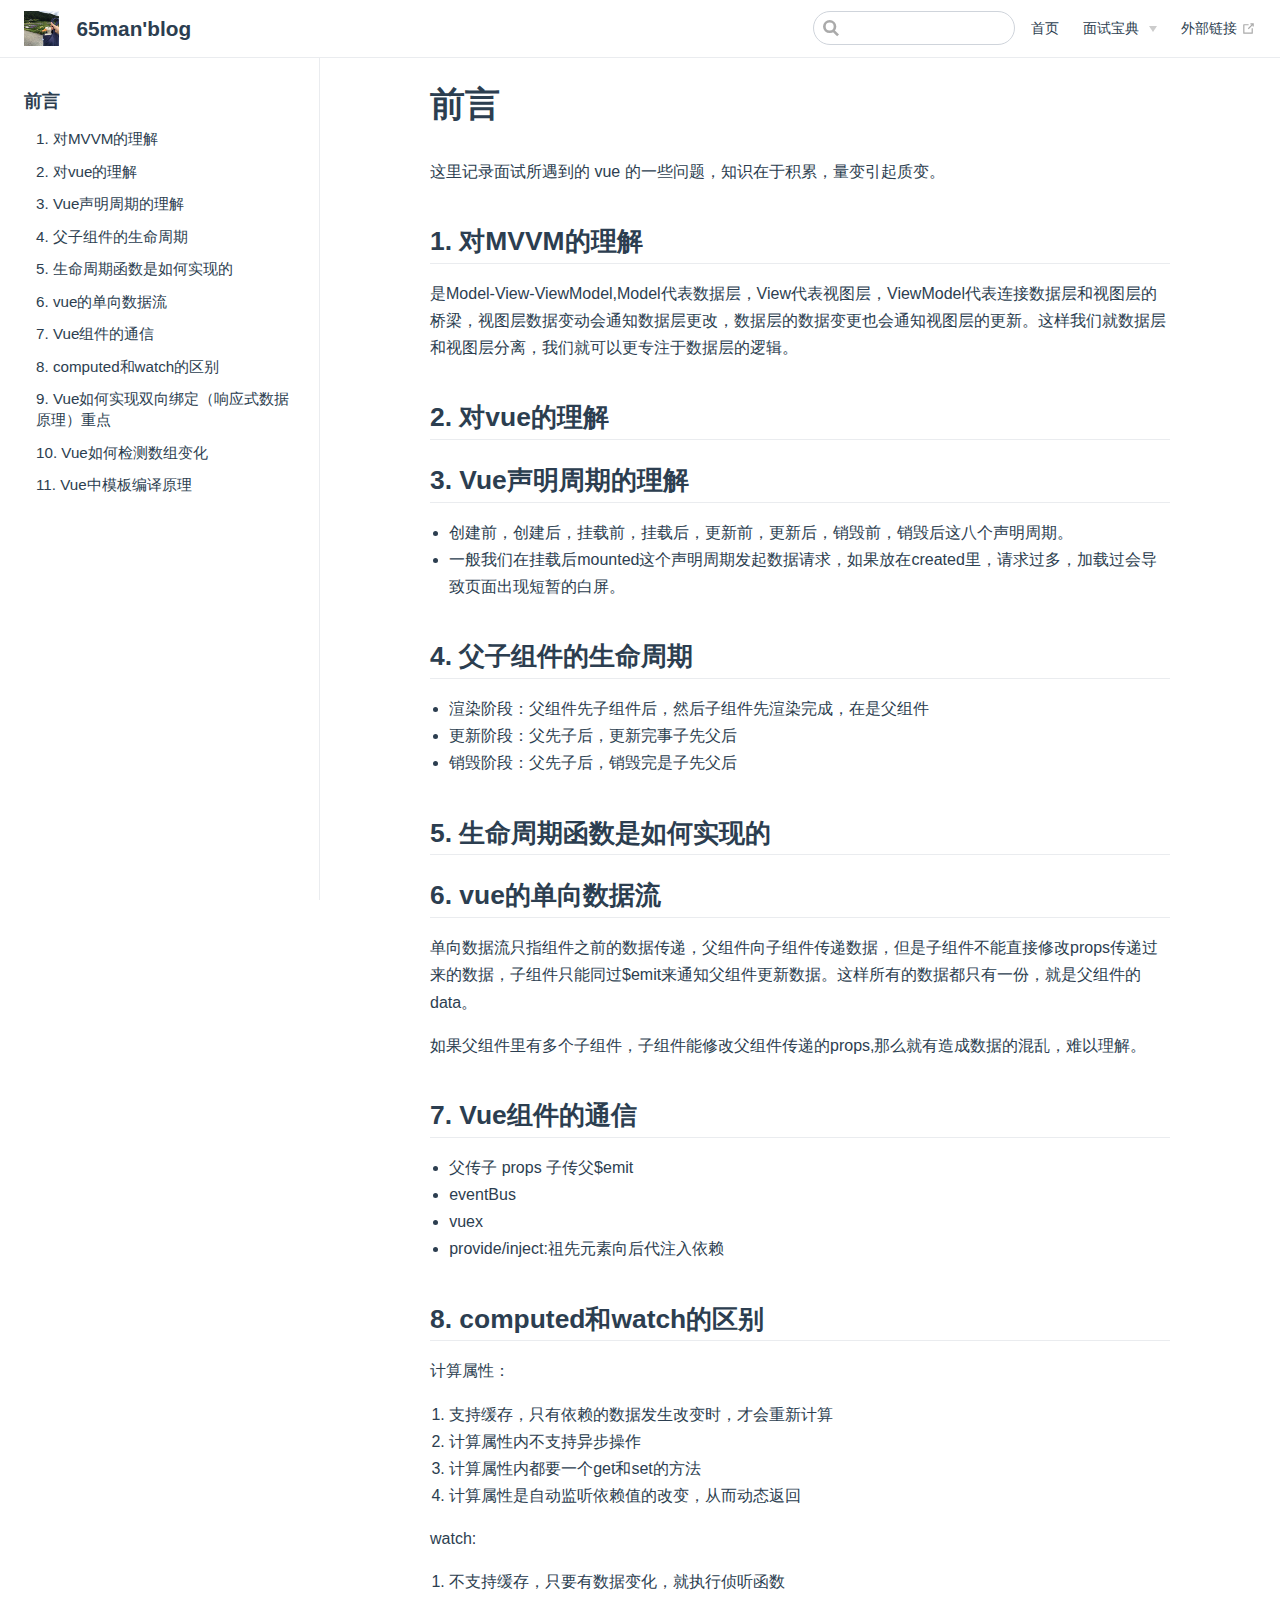
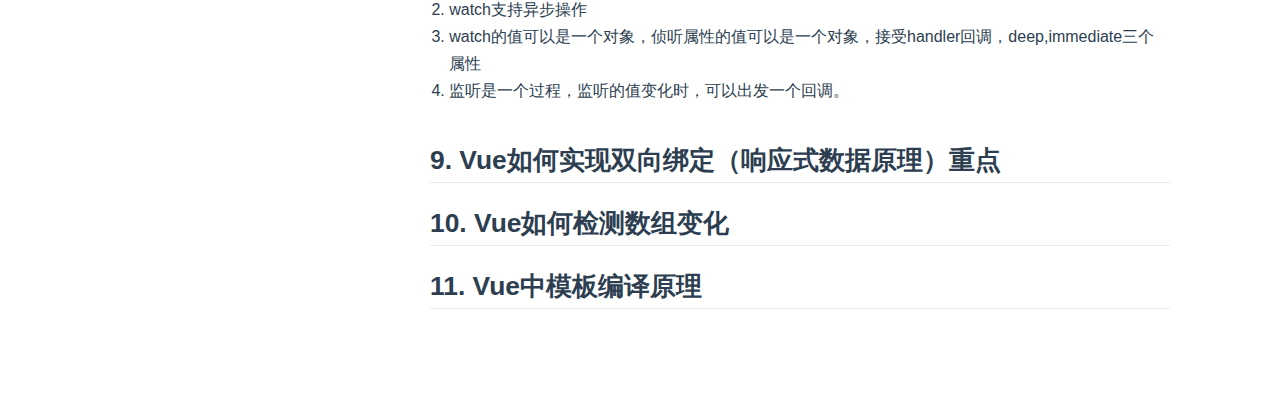
<file: guide/interview/vue/index.html>
<!DOCTYPE html>
<html lang="en-US">
  <head>
    <meta charset="utf-8">
    <meta name="viewport" content="width=device-width,initial-scale=1">
    <title>前言 | 65man&#39;blog</title>
    <meta name="generator" content="VuePress 1.8.2">
    <link res="icon" href="/images/logo.png">
    <meta name="description" content="学习笔记">
    
    <link rel="preload" href="/assets/css/0.styles.adfbd9dc.css" as="style"><link rel="preload" href="/assets/js/app.0184ecb8.js" as="script"><link rel="preload" href="/assets/js/2.bc2728b4.js" as="script"><link rel="preload" href="/assets/js/12.2e925d6b.js" as="script"><link rel="prefetch" href="/assets/js/10.859e1ba8.js"><link rel="prefetch" href="/assets/js/11.cdb01ffe.js"><link rel="prefetch" href="/assets/js/3.70e4d725.js"><link rel="prefetch" href="/assets/js/4.17c95de2.js"><link rel="prefetch" href="/assets/js/5.5a255264.js"><link rel="prefetch" href="/assets/js/6.39a3f769.js"><link rel="prefetch" href="/assets/js/7.e914862c.js"><link rel="prefetch" href="/assets/js/8.8c8b66c6.js"><link rel="prefetch" href="/assets/js/9.4c1535d0.js">
    <link rel="stylesheet" href="/assets/css/0.styles.adfbd9dc.css">
  </head>
  <body>
    <div id="app" data-server-rendered="true"><div class="theme-container"><header class="navbar"><div class="sidebar-button"><svg xmlns="http://www.w3.org/2000/svg" aria-hidden="true" role="img" viewBox="0 0 448 512" class="icon"><path fill="currentColor" d="M436 124H12c-6.627 0-12-5.373-12-12V80c0-6.627 5.373-12 12-12h424c6.627 0 12 5.373 12 12v32c0 6.627-5.373 12-12 12zm0 160H12c-6.627 0-12-5.373-12-12v-32c0-6.627 5.373-12 12-12h424c6.627 0 12 5.373 12 12v32c0 6.627-5.373 12-12 12zm0 160H12c-6.627 0-12-5.373-12-12v-32c0-6.627 5.373-12 12-12h424c6.627 0 12 5.373 12 12v32c0 6.627-5.373 12-12 12z"></path></svg></div> <a href="/" class="home-link router-link-active"><img src="/images/logo.jpg" alt="65man'blog" class="logo"> <span class="site-name can-hide">65man'blog</span></a> <div class="links"><div class="search-box"><input aria-label="Search" autocomplete="off" spellcheck="false" value=""> <!----></div> <nav class="nav-links can-hide"><div class="nav-item"><a href="/" class="nav-link">
  首页
</a></div><div class="nav-item"><div class="dropdown-wrapper"><button type="button" aria-label="面试宝典" class="dropdown-title"><span class="title">面试宝典</span> <span class="arrow down"></span></button> <button type="button" aria-label="面试宝典" class="mobile-dropdown-title"><span class="title">面试宝典</span> <span class="arrow right"></span></button> <ul class="nav-dropdown" style="display:none;"><li class="dropdown-item"><!----> <a href="/guide/interview/css/" class="nav-link">
  css相关
</a></li><li class="dropdown-item"><!----> <a href="/guide/interview/js/" class="nav-link">
  js相关
</a></li><li class="dropdown-item"><!----> <a href="/guide/interview/vue/" aria-current="page" class="nav-link router-link-exact-active router-link-active">
  vue相关
</a></li><li class="dropdown-item"><!----> <a href="/guide/interview/net/" class="nav-link">
  浏览器网络相关
</a></li></ul></div></div><div class="nav-item"><a href="https://www.baidu.com" target="_blank" rel="noopener noreferrer" class="nav-link external">
  外部链接
  <span><svg xmlns="http://www.w3.org/2000/svg" aria-hidden="true" focusable="false" x="0px" y="0px" viewBox="0 0 100 100" width="15" height="15" class="icon outbound"><path fill="currentColor" d="M18.8,85.1h56l0,0c2.2,0,4-1.8,4-4v-32h-8v28h-48v-48h28v-8h-32l0,0c-2.2,0-4,1.8-4,4v56C14.8,83.3,16.6,85.1,18.8,85.1z"></path> <polygon fill="currentColor" points="45.7,48.7 51.3,54.3 77.2,28.5 77.2,37.2 85.2,37.2 85.2,14.9 62.8,14.9 62.8,22.9 71.5,22.9"></polygon></svg> <span class="sr-only">(opens new window)</span></span></a></div> <!----></nav></div></header> <div class="sidebar-mask"></div> <aside class="sidebar"><nav class="nav-links"><div class="nav-item"><a href="/" class="nav-link">
  首页
</a></div><div class="nav-item"><div class="dropdown-wrapper"><button type="button" aria-label="面试宝典" class="dropdown-title"><span class="title">面试宝典</span> <span class="arrow down"></span></button> <button type="button" aria-label="面试宝典" class="mobile-dropdown-title"><span class="title">面试宝典</span> <span class="arrow right"></span></button> <ul class="nav-dropdown" style="display:none;"><li class="dropdown-item"><!----> <a href="/guide/interview/css/" class="nav-link">
  css相关
</a></li><li class="dropdown-item"><!----> <a href="/guide/interview/js/" class="nav-link">
  js相关
</a></li><li class="dropdown-item"><!----> <a href="/guide/interview/vue/" aria-current="page" class="nav-link router-link-exact-active router-link-active">
  vue相关
</a></li><li class="dropdown-item"><!----> <a href="/guide/interview/net/" class="nav-link">
  浏览器网络相关
</a></li></ul></div></div><div class="nav-item"><a href="https://www.baidu.com" target="_blank" rel="noopener noreferrer" class="nav-link external">
  外部链接
  <span><svg xmlns="http://www.w3.org/2000/svg" aria-hidden="true" focusable="false" x="0px" y="0px" viewBox="0 0 100 100" width="15" height="15" class="icon outbound"><path fill="currentColor" d="M18.8,85.1h56l0,0c2.2,0,4-1.8,4-4v-32h-8v28h-48v-48h28v-8h-32l0,0c-2.2,0-4,1.8-4,4v56C14.8,83.3,16.6,85.1,18.8,85.1z"></path> <polygon fill="currentColor" points="45.7,48.7 51.3,54.3 77.2,28.5 77.2,37.2 85.2,37.2 85.2,14.9 62.8,14.9 62.8,22.9 71.5,22.9"></polygon></svg> <span class="sr-only">(opens new window)</span></span></a></div> <!----></nav>  <ul class="sidebar-links"><li><section class="sidebar-group depth-0"><p class="sidebar-heading open"><span>前言</span> <!----></p> <ul class="sidebar-links sidebar-group-items"><li><a href="/guide/interview/vue/#_1-对mvvm的理解" class="sidebar-link">1. 对MVVM的理解</a><ul class="sidebar-sub-headers"></ul></li><li><a href="/guide/interview/vue/#_2-对vue的理解" class="sidebar-link">2. 对vue的理解</a><ul class="sidebar-sub-headers"></ul></li><li><a href="/guide/interview/vue/#_3-vue声明周期的理解" class="sidebar-link">3. Vue声明周期的理解</a><ul class="sidebar-sub-headers"></ul></li><li><a href="/guide/interview/vue/#_4-父子组件的生命周期" class="sidebar-link">4. 父子组件的生命周期</a><ul class="sidebar-sub-headers"></ul></li><li><a href="/guide/interview/vue/#_5-生命周期函数是如何实现的" class="sidebar-link">5. 生命周期函数是如何实现的</a><ul class="sidebar-sub-headers"></ul></li><li><a href="/guide/interview/vue/#_6-vue的单向数据流" class="sidebar-link">6. vue的单向数据流</a><ul class="sidebar-sub-headers"></ul></li><li><a href="/guide/interview/vue/#_7-vue组件的通信" class="sidebar-link">7. Vue组件的通信</a><ul class="sidebar-sub-headers"></ul></li><li><a href="/guide/interview/vue/#_8-computed和watch的区别" class="sidebar-link">8. computed和watch的区别</a><ul class="sidebar-sub-headers"></ul></li><li><a href="/guide/interview/vue/#_9-vue如何实现双向绑定-响应式数据原理-重点" class="sidebar-link">9. Vue如何实现双向绑定（响应式数据原理）重点</a><ul class="sidebar-sub-headers"></ul></li><li><a href="/guide/interview/vue/#_10-vue如何检测数组变化" class="sidebar-link">10. Vue如何检测数组变化</a><ul class="sidebar-sub-headers"></ul></li><li><a href="/guide/interview/vue/#_11-vue中模板编译原理" class="sidebar-link">11. Vue中模板编译原理</a><ul class="sidebar-sub-headers"></ul></li></ul></section></li></ul> </aside> <main class="page"> <div class="theme-default-content content__default"><h1 id="前言"><a href="#前言" class="header-anchor">#</a> 前言</h1> <p>这里记录面试所遇到的 vue 的一些问题，知识在于积累，量变引起质变。</p> <h2 id="_1-对mvvm的理解"><a href="#_1-对mvvm的理解" class="header-anchor">#</a> 1. 对MVVM的理解</h2> <p>是Model-View-ViewModel,Model代表数据层，View代表视图层，ViewModel代表连接数据层和视图层的桥梁，视图层数据变动会通知数据层更改，数据层的数据变更也会通知视图层的更新。这样我们就数据层和视图层分离，我们就可以更专注于数据层的逻辑。</p> <h2 id="_2-对vue的理解"><a href="#_2-对vue的理解" class="header-anchor">#</a> 2. 对vue的理解</h2> <h2 id="_3-vue声明周期的理解"><a href="#_3-vue声明周期的理解" class="header-anchor">#</a> 3. Vue声明周期的理解</h2> <ul><li>创建前，创建后，挂载前，挂载后，更新前，更新后，销毁前，销毁后这八个声明周期。</li> <li>一般我们在挂载后mounted这个声明周期发起数据请求，如果放在created里，请求过多，加载过会导致页面出现短暂的白屏。</li></ul> <h2 id="_4-父子组件的生命周期"><a href="#_4-父子组件的生命周期" class="header-anchor">#</a> 4. 父子组件的生命周期</h2> <ul><li>渲染阶段：父组件先子组件后，然后子组件先渲染完成，在是父组件</li> <li>更新阶段：父先子后，更新完事子先父后</li> <li>销毁阶段：父先子后，销毁完是子先父后</li></ul> <h2 id="_5-生命周期函数是如何实现的"><a href="#_5-生命周期函数是如何实现的" class="header-anchor">#</a> 5. 生命周期函数是如何实现的</h2> <h2 id="_6-vue的单向数据流"><a href="#_6-vue的单向数据流" class="header-anchor">#</a> 6. vue的单向数据流</h2> <p>单向数据流只指组件之前的数据传递，父组件向子组件传递数据，但是子组件不能直接修改props传递过来的数据，子组件只能同过$emit来通知父组件更新数据。这样所有的数据都只有一份，就是父组件的data。</p> <p>如果父组件里有多个子组件，子组件能修改父组件传递的props,那么就有造成数据的混乱，难以理解。</p> <h2 id="_7-vue组件的通信"><a href="#_7-vue组件的通信" class="header-anchor">#</a> 7. Vue组件的通信</h2> <ul><li>父传子 props 子传父$emit</li> <li>eventBus</li> <li>vuex</li> <li>provide/inject:祖先元素向后代注入依赖</li></ul> <h2 id="_8-computed和watch的区别"><a href="#_8-computed和watch的区别" class="header-anchor">#</a> 8. computed和watch的区别</h2> <p>计算属性：</p> <ol><li>支持缓存，只有依赖的数据发生改变时，才会重新计算</li> <li>计算属性内不支持异步操作</li> <li>计算属性内都要一个get和set的方法</li> <li>计算属性是自动监听依赖值的改变，从而动态返回</li></ol> <p>watch:</p> <ol><li>不支持缓存，只要有数据变化，就执行侦听函数</li> <li>watch支持异步操作</li> <li>watch的值可以是一个对象，侦听属性的值可以是一个对象，接受handler回调，deep,immediate三个属性</li> <li>监听是一个过程，监听的值变化时，可以出发一个回调。</li></ol> <h2 id="_9-vue如何实现双向绑定-响应式数据原理-重点"><a href="#_9-vue如何实现双向绑定-响应式数据原理-重点" class="header-anchor">#</a> 9. Vue如何实现双向绑定（响应式数据原理）重点</h2> <h2 id="_10-vue如何检测数组变化"><a href="#_10-vue如何检测数组变化" class="header-anchor">#</a> 10. Vue如何检测数组变化</h2> <h2 id="_11-vue中模板编译原理"><a href="#_11-vue中模板编译原理" class="header-anchor">#</a> 11. Vue中模板编译原理</h2></div> <footer class="page-edit"><!----> <!----></footer> <!----> </main></div><div class="global-ui"></div></div>
    <script src="/assets/js/app.0184ecb8.js" defer></script><script src="/assets/js/2.bc2728b4.js" defer></script><script src="/assets/js/12.2e925d6b.js" defer></script>
  </body>
</html>
</file>
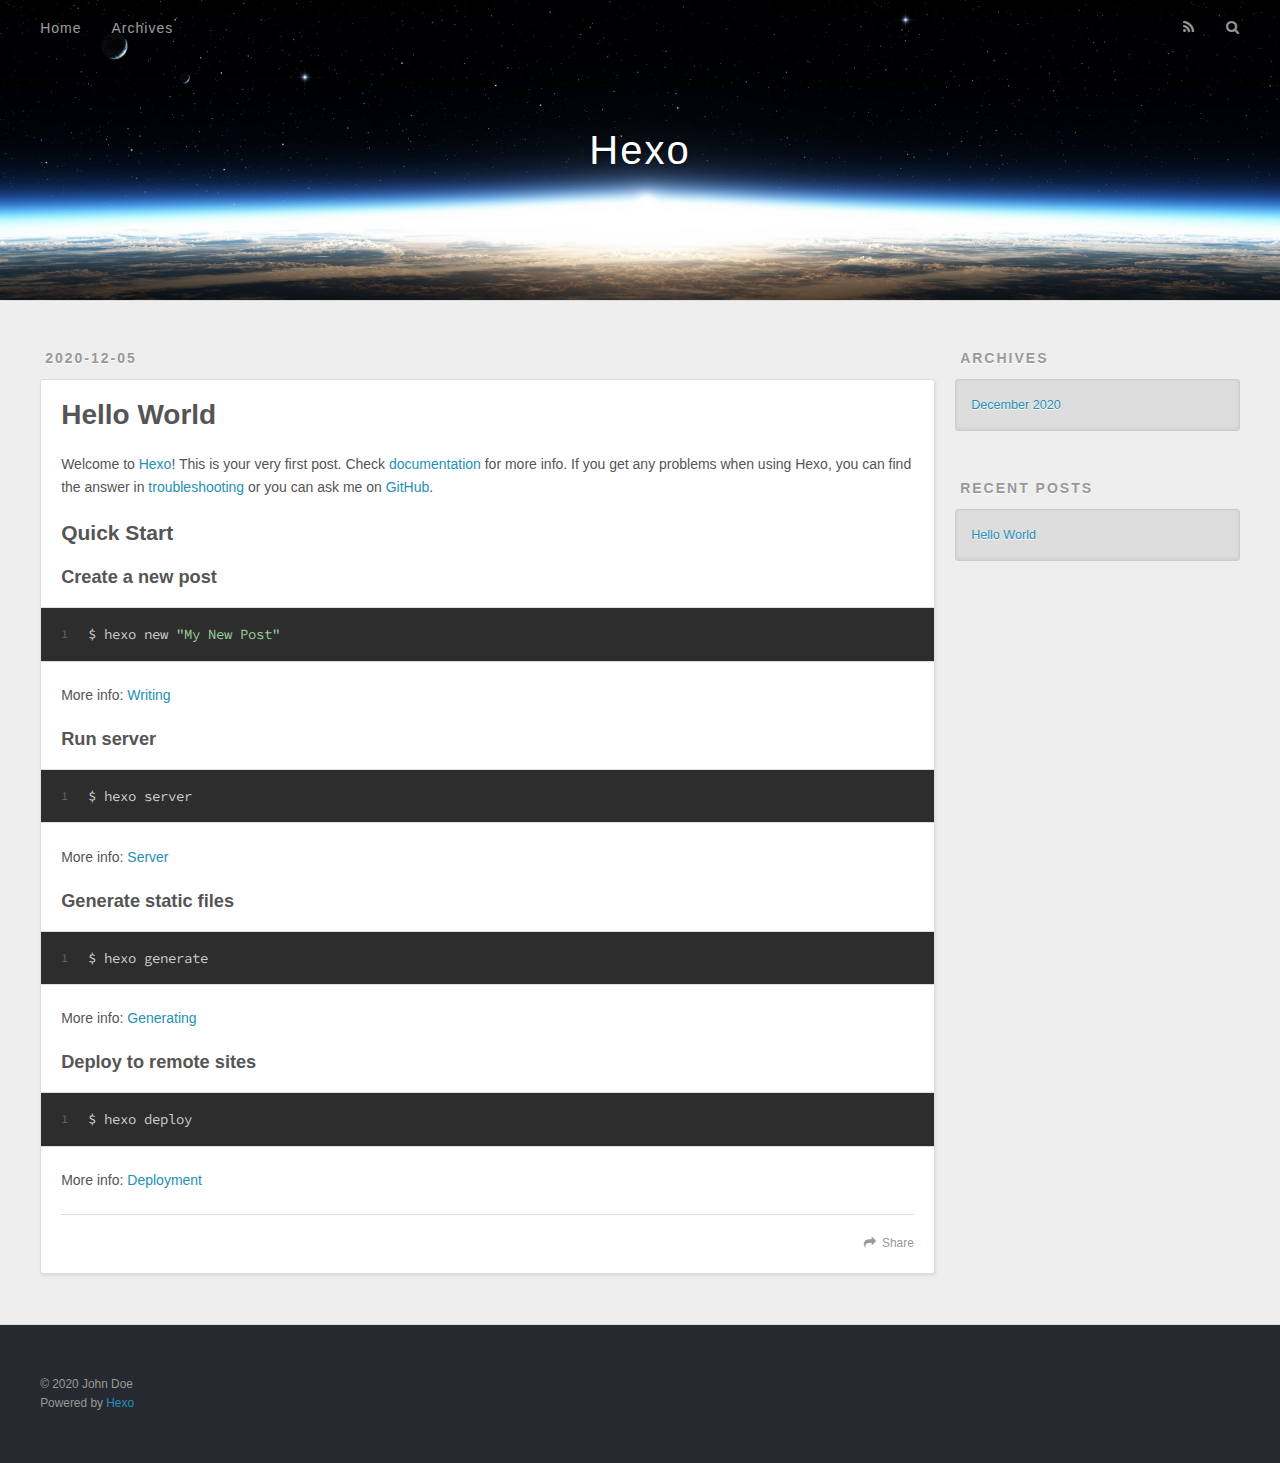
<file: 2020/12/05/hello-world/index.html>
<!DOCTYPE html>
<html>
<head>
  <meta charset="utf-8">
  

  
  <title>Hello World | Hexo</title>
  <meta name="viewport" content="width=device-width, initial-scale=1, maximum-scale=1">
  <meta name="description" content="Welcome to Hexo! This is your very first post. Check documentation for more info. If you get any problems when using Hexo, you can find the answer in troubleshooting or you can ask me on GitHub. Quick">
<meta property="og:type" content="article">
<meta property="og:title" content="Hello World">
<meta property="og:url" content="http://example.com/2020/12/05/hello-world/index.html">
<meta property="og:site_name" content="Hexo">
<meta property="og:description" content="Welcome to Hexo! This is your very first post. Check documentation for more info. If you get any problems when using Hexo, you can find the answer in troubleshooting or you can ask me on GitHub. Quick">
<meta property="og:locale" content="en_US">
<meta property="article:published_time" content="2020-12-05T03:58:40.087Z">
<meta property="article:modified_time" content="2020-12-05T03:58:40.087Z">
<meta property="article:author" content="John Doe">
<meta name="twitter:card" content="summary">
  
    <link rel="alternate" href="/atom.xml" title="Hexo" type="application/atom+xml">
  
  
    <link rel="icon" href="/favicon.png">
  
  
    <link href="//fonts.googleapis.com/css?family=Source+Code+Pro" rel="stylesheet" type="text/css">
  
  
<link rel="stylesheet" href="/css/style.css">

<meta name="generator" content="Hexo 5.2.0"></head>

<body>
  <div id="container">
    <div id="wrap">
      <header id="header">
  <div id="banner"></div>
  <div id="header-outer" class="outer">
    <div id="header-title" class="inner">
      <h1 id="logo-wrap">
        <a href="/" id="logo">Hexo</a>
      </h1>
      
    </div>
    <div id="header-inner" class="inner">
      <nav id="main-nav">
        <a id="main-nav-toggle" class="nav-icon"></a>
        
          <a class="main-nav-link" href="/">Home</a>
        
          <a class="main-nav-link" href="/archives">Archives</a>
        
      </nav>
      <nav id="sub-nav">
        
          <a id="nav-rss-link" class="nav-icon" href="/atom.xml" title="RSS Feed"></a>
        
        <a id="nav-search-btn" class="nav-icon" title="Search"></a>
      </nav>
      <div id="search-form-wrap">
        <form action="//google.com/search" method="get" accept-charset="UTF-8" class="search-form"><input type="search" name="q" class="search-form-input" placeholder="Search"><button type="submit" class="search-form-submit">&#xF002;</button><input type="hidden" name="sitesearch" value="http://example.com"></form>
      </div>
    </div>
  </div>
</header>
      <div class="outer">
        <section id="main"><article id="post-hello-world" class="article article-type-post" itemscope itemprop="blogPost">
  <div class="article-meta">
    <a href="/2020/12/05/hello-world/" class="article-date">
  <time datetime="2020-12-05T03:58:40.087Z" itemprop="datePublished">2020-12-05</time>
</a>
    
  </div>
  <div class="article-inner">
    
    
      <header class="article-header">
        
  
    <h1 class="article-title" itemprop="name">
      Hello World
    </h1>
  

      </header>
    
    <div class="article-entry" itemprop="articleBody">
      
        <p>Welcome to <a target="_blank" rel="noopener" href="https://hexo.io/">Hexo</a>! This is your very first post. Check <a target="_blank" rel="noopener" href="https://hexo.io/docs/">documentation</a> for more info. If you get any problems when using Hexo, you can find the answer in <a target="_blank" rel="noopener" href="https://hexo.io/docs/troubleshooting.html">troubleshooting</a> or you can ask me on <a target="_blank" rel="noopener" href="https://github.com/hexojs/hexo/issues">GitHub</a>.</p>
<h2 id="Quick-Start"><a href="#Quick-Start" class="headerlink" title="Quick Start"></a>Quick Start</h2><h3 id="Create-a-new-post"><a href="#Create-a-new-post" class="headerlink" title="Create a new post"></a>Create a new post</h3><figure class="highlight bash"><table><tr><td class="gutter"><pre><span class="line">1</span><br></pre></td><td class="code"><pre><span class="line">$ hexo new <span class="string">&quot;My New Post&quot;</span></span><br></pre></td></tr></table></figure>

<p>More info: <a target="_blank" rel="noopener" href="https://hexo.io/docs/writing.html">Writing</a></p>
<h3 id="Run-server"><a href="#Run-server" class="headerlink" title="Run server"></a>Run server</h3><figure class="highlight bash"><table><tr><td class="gutter"><pre><span class="line">1</span><br></pre></td><td class="code"><pre><span class="line">$ hexo server</span><br></pre></td></tr></table></figure>

<p>More info: <a target="_blank" rel="noopener" href="https://hexo.io/docs/server.html">Server</a></p>
<h3 id="Generate-static-files"><a href="#Generate-static-files" class="headerlink" title="Generate static files"></a>Generate static files</h3><figure class="highlight bash"><table><tr><td class="gutter"><pre><span class="line">1</span><br></pre></td><td class="code"><pre><span class="line">$ hexo generate</span><br></pre></td></tr></table></figure>

<p>More info: <a target="_blank" rel="noopener" href="https://hexo.io/docs/generating.html">Generating</a></p>
<h3 id="Deploy-to-remote-sites"><a href="#Deploy-to-remote-sites" class="headerlink" title="Deploy to remote sites"></a>Deploy to remote sites</h3><figure class="highlight bash"><table><tr><td class="gutter"><pre><span class="line">1</span><br></pre></td><td class="code"><pre><span class="line">$ hexo deploy</span><br></pre></td></tr></table></figure>

<p>More info: <a target="_blank" rel="noopener" href="https://hexo.io/docs/one-command-deployment.html">Deployment</a></p>

      
    </div>
    <footer class="article-footer">
      <a data-url="http://example.com/2020/12/05/hello-world/" data-id="ckibc6e330000nw3x4e4u9neb" class="article-share-link">Share</a>
      
      
    </footer>
  </div>
  
    
  
</article>

</section>
        
          <aside id="sidebar">
  
    

  
    

  
    
  
    
  <div class="widget-wrap">
    <h3 class="widget-title">Archives</h3>
    <div class="widget">
      <ul class="archive-list"><li class="archive-list-item"><a class="archive-list-link" href="/archives/2020/12/">December 2020</a></li></ul>
    </div>
  </div>


  
    
  <div class="widget-wrap">
    <h3 class="widget-title">Recent Posts</h3>
    <div class="widget">
      <ul>
        
          <li>
            <a href="/2020/12/05/hello-world/">Hello World</a>
          </li>
        
      </ul>
    </div>
  </div>

  
</aside>
        
      </div>
      <footer id="footer">
  
  <div class="outer">
    <div id="footer-info" class="inner">
      &copy; 2020 John Doe<br>
      Powered by <a href="http://hexo.io/" target="_blank">Hexo</a>
    </div>
  </div>
</footer>
    </div>
    <nav id="mobile-nav">
  
    <a href="/" class="mobile-nav-link">Home</a>
  
    <a href="/archives" class="mobile-nav-link">Archives</a>
  
</nav>
    

<script src="//ajax.googleapis.com/ajax/libs/jquery/2.0.3/jquery.min.js"></script>


  
<link rel="stylesheet" href="/fancybox/jquery.fancybox.css">

  
<script src="/fancybox/jquery.fancybox.pack.js"></script>




<script src="/js/script.js"></script>




  </div>
</body>
</html>
</file>
<file: assets/css/0.styles.adfbd9dc.css>
code[class*=language-],pre[class*=language-]{color:#ccc;background:none;font-family:Consolas,Monaco,Andale Mono,Ubuntu Mono,monospace;font-size:1em;text-align:left;white-space:pre;word-spacing:normal;word-break:normal;word-wrap:normal;line-height:1.5;-moz-tab-size:4;tab-size:4;-webkit-hyphens:none;hyphens:none}pre[class*=language-]{padding:1em;margin:.5em 0;overflow:auto}:not(pre)>code[class*=language-],pre[class*=language-]{background:#2d2d2d}:not(pre)>code[class*=language-]{padding:.1em;border-radius:.3em;white-space:normal}.token.block-comment,.token.cdata,.token.comment,.token.doctype,.token.prolog{color:#999}.token.punctuation{color:#ccc}.token.attr-name,.token.deleted,.token.namespace,.token.tag{color:#e2777a}.token.function-name{color:#6196cc}.token.boolean,.token.function,.token.number{color:#f08d49}.token.class-name,.token.constant,.token.property,.token.symbol{color:#f8c555}.token.atrule,.token.builtin,.token.important,.token.keyword,.token.selector{color:#cc99cd}.token.attr-value,.token.char,.token.regex,.token.string,.token.variable{color:#7ec699}.token.entity,.token.operator,.token.url{color:#67cdcc}.token.bold,.token.important{font-weight:700}.token.italic{font-style:italic}.token.entity{cursor:help}.token.inserted{color:green}.theme-default-content code{color:#476582;padding:.25rem .5rem;margin:0;font-size:.85em;background-color:rgba(27,31,35,.05);border-radius:3px}.theme-default-content code .token.deleted{color:#ec5975}.theme-default-content code .token.inserted{color:#3eaf7c}.theme-default-content pre,.theme-default-content pre[class*=language-]{line-height:1.4;padding:1.25rem 1.5rem;margin:.85rem 0;background-color:#282c34;border-radius:6px;overflow:auto}.theme-default-content pre[class*=language-] code,.theme-default-content pre code{color:#fff;padding:0;background-color:initial;border-radius:0}div[class*=language-]{position:relative;background-color:#282c34;border-radius:6px}div[class*=language-] .highlight-lines{-webkit-user-select:none;user-select:none;padding-top:1.3rem;position:absolute;top:0;left:0;width:100%;line-height:1.4}div[class*=language-] .highlight-lines .highlighted{background-color:rgba(0,0,0,.66)}div[class*=language-] pre,div[class*=language-] pre[class*=language-]{background:transparent;position:relative;z-index:1}div[class*=language-]:before{position:absolute;z-index:3;top:.8em;right:1em;font-size:.75rem;color:hsla(0,0%,100%,.4)}div[class*=language-]:not(.line-numbers-mode) .line-numbers-wrapper{display:none}div[class*=language-].line-numbers-mode .highlight-lines .highlighted{position:relative}div[class*=language-].line-numbers-mode .highlight-lines .highlighted:before{content:" ";position:absolute;z-index:3;left:0;top:0;display:block;width:3.5rem;height:100%;background-color:rgba(0,0,0,.66)}div[class*=language-].line-numbers-mode pre{padding-left:4.5rem;vertical-align:middle}div[class*=language-].line-numbers-mode .line-numbers-wrapper{position:absolute;top:0;width:3.5rem;text-align:center;color:hsla(0,0%,100%,.3);padding:1.25rem 0;line-height:1.4}div[class*=language-].line-numbers-mode .line-numbers-wrapper br{-webkit-user-select:none;user-select:none}div[class*=language-].line-numbers-mode .line-numbers-wrapper .line-number{position:relative;z-index:4;-webkit-user-select:none;user-select:none;font-size:.85em}div[class*=language-].line-numbers-mode:after{content:"";position:absolute;z-index:2;top:0;left:0;width:3.5rem;height:100%;border-radius:6px 0 0 6px;border-right:1px solid rgba(0,0,0,.66);background-color:#282c34}div[class~=language-js]:before{content:"js"}div[class~=language-ts]:before{content:"ts"}div[class~=language-html]:before{content:"html"}div[class~=language-md]:before{content:"md"}div[class~=language-vue]:before{content:"vue"}div[class~=language-css]:before{content:"css"}div[class~=language-sass]:before{content:"sass"}div[class~=language-scss]:before{content:"scss"}div[class~=language-less]:before{content:"less"}div[class~=language-stylus]:before{content:"stylus"}div[class~=language-go]:before{content:"go"}div[class~=language-java]:before{content:"java"}div[class~=language-c]:before{content:"c"}div[class~=language-sh]:before{content:"sh"}div[class~=language-yaml]:before{content:"yaml"}div[class~=language-py]:before{content:"py"}div[class~=language-docker]:before{content:"docker"}div[class~=language-dockerfile]:before{content:"dockerfile"}div[class~=language-makefile]:before{content:"makefile"}div[class~=language-javascript]:before{content:"js"}div[class~=language-typescript]:before{content:"ts"}div[class~=language-markup]:before{content:"html"}div[class~=language-markdown]:before{content:"md"}div[class~=language-json]:before{content:"json"}div[class~=language-ruby]:before{content:"rb"}div[class~=language-python]:before{content:"py"}div[class~=language-bash]:before{content:"sh"}div[class~=language-php]:before{content:"php"}.custom-block .custom-block-title{font-weight:600;margin-bottom:-.4rem}.custom-block.danger,.custom-block.tip,.custom-block.warning{padding:.1rem 1.5rem;border-left-width:.5rem;border-left-style:solid;margin:1rem 0}.custom-block.tip{background-color:#f3f5f7;border-color:#42b983}.custom-block.warning{background-color:rgba(255,229,100,.3);border-color:#e7c000;color:#6b5900}.custom-block.warning .custom-block-title{color:#b29400}.custom-block.warning a{color:#2c3e50}.custom-block.danger{background-color:#ffe6e6;border-color:#c00;color:#4d0000}.custom-block.danger .custom-block-title{color:#900}.custom-block.danger a{color:#2c3e50}.custom-block.details{display:block;position:relative;border-radius:2px;margin:1.6em 0;padding:1.6em;background-color:#eee}.custom-block.details h4{margin-top:0}.custom-block.details figure:last-child,.custom-block.details p:last-child{margin-bottom:0;padding-bottom:0}.custom-block.details summary{outline:none;cursor:pointer}.arrow{display:inline-block;width:0;height:0}.arrow.up{border-bottom:6px solid #ccc}.arrow.down,.arrow.up{border-left:4px solid transparent;border-right:4px solid transparent}.arrow.down{border-top:6px solid #ccc}.arrow.right{border-left:6px solid #ccc}.arrow.left,.arrow.right{border-top:4px solid transparent;border-bottom:4px solid transparent}.arrow.left{border-right:6px solid #ccc}.theme-default-content:not(.custom){max-width:740px;margin:0 auto;padding:2rem 2.5rem}@media (max-width:959px){.theme-default-content:not(.custom){padding:2rem}}@media (max-width:419px){.theme-default-content:not(.custom){padding:1.5rem}}.table-of-contents .badge{vertical-align:middle}body,html{padding:0;margin:0;background-color:#fff}body{font-family:-apple-system,BlinkMacSystemFont,Segoe UI,Roboto,Oxygen,Ubuntu,Cantarell,Fira Sans,Droid Sans,Helvetica Neue,sans-serif;-webkit-font-smoothing:antialiased;-moz-osx-font-smoothing:grayscale;font-size:16px;color:#2c3e50}.page{padding-left:20rem}.navbar{z-index:20;right:0;height:3.6rem;background-color:#fff;box-sizing:border-box;border-bottom:1px solid #eaecef}.navbar,.sidebar-mask{position:fixed;top:0;left:0}.sidebar-mask{z-index:9;width:100vw;height:100vh;display:none}.sidebar{font-size:16px;background-color:#fff;width:20rem;position:fixed;z-index:10;margin:0;top:3.6rem;left:0;bottom:0;box-sizing:border-box;border-right:1px solid #eaecef;overflow-y:auto}.theme-default-content:not(.custom)>:first-child{margin-top:3.6rem}.theme-default-content:not(.custom) a:hover{text-decoration:underline}.theme-default-content:not(.custom) p.demo{padding:1rem 1.5rem;border:1px solid #ddd;border-radius:4px}.theme-default-content:not(.custom) img{max-width:100%}.theme-default-content.custom{padding:0;margin:0}.theme-default-content.custom img{max-width:100%}a{font-weight:500;text-decoration:none}a,p a code{color:#3eaf7c}p a code{font-weight:400}kbd{background:#eee;border:.15rem solid #ddd;border-bottom:.25rem solid #ddd;border-radius:.15rem;padding:0 .15em}blockquote{font-size:1rem;color:#999;border-left:.2rem solid #dfe2e5;margin:1rem 0;padding:.25rem 0 .25rem 1rem}blockquote>p{margin:0}ol,ul{padding-left:1.2em}strong{font-weight:600}h1,h2,h3,h4,h5,h6{font-weight:600;line-height:1.25}.theme-default-content:not(.custom)>h1,.theme-default-content:not(.custom)>h2,.theme-default-content:not(.custom)>h3,.theme-default-content:not(.custom)>h4,.theme-default-content:not(.custom)>h5,.theme-default-content:not(.custom)>h6{margin-top:-3.1rem;padding-top:4.6rem;margin-bottom:0}.theme-default-content:not(.custom)>h1:first-child,.theme-default-content:not(.custom)>h2:first-child,.theme-default-content:not(.custom)>h3:first-child,.theme-default-content:not(.custom)>h4:first-child,.theme-default-content:not(.custom)>h5:first-child,.theme-default-content:not(.custom)>h6:first-child{margin-top:-1.5rem;margin-bottom:1rem}.theme-default-content:not(.custom)>h1:first-child+.custom-block,.theme-default-content:not(.custom)>h1:first-child+p,.theme-default-content:not(.custom)>h1:first-child+pre,.theme-default-content:not(.custom)>h2:first-child+.custom-block,.theme-default-content:not(.custom)>h2:first-child+p,.theme-default-content:not(.custom)>h2:first-child+pre,.theme-default-content:not(.custom)>h3:first-child+.custom-block,.theme-default-content:not(.custom)>h3:first-child+p,.theme-default-content:not(.custom)>h3:first-child+pre,.theme-default-content:not(.custom)>h4:first-child+.custom-block,.theme-default-content:not(.custom)>h4:first-child+p,.theme-default-content:not(.custom)>h4:first-child+pre,.theme-default-content:not(.custom)>h5:first-child+.custom-block,.theme-default-content:not(.custom)>h5:first-child+p,.theme-default-content:not(.custom)>h5:first-child+pre,.theme-default-content:not(.custom)>h6:first-child+.custom-block,.theme-default-content:not(.custom)>h6:first-child+p,.theme-default-content:not(.custom)>h6:first-child+pre{margin-top:2rem}h1:focus .header-anchor,h1:hover .header-anchor,h2:focus .header-anchor,h2:hover .header-anchor,h3:focus .header-anchor,h3:hover .header-anchor,h4:focus .header-anchor,h4:hover .header-anchor,h5:focus .header-anchor,h5:hover .header-anchor,h6:focus .header-anchor,h6:hover .header-anchor{opacity:1}h1{font-size:2.2rem}h2{font-size:1.65rem;padding-bottom:.3rem;border-bottom:1px solid #eaecef}h3{font-size:1.35rem}a.header-anchor{font-size:.85em;float:left;margin-left:-.87em;padding-right:.23em;margin-top:.125em;opacity:0}a.header-anchor:focus,a.header-anchor:hover{text-decoration:none}.line-number,code,kbd{font-family:source-code-pro,Menlo,Monaco,Consolas,Courier New,monospace}ol,p,ul{line-height:1.7}hr{border:0;border-top:1px solid #eaecef}table{border-collapse:collapse;margin:1rem 0;display:block;overflow-x:auto}tr{border-top:1px solid #dfe2e5}tr:nth-child(2n){background-color:#f6f8fa}td,th{border:1px solid #dfe2e5;padding:.6em 1em}.theme-container.sidebar-open .sidebar-mask{display:block}.theme-container.no-navbar .theme-default-content:not(.custom)>h1,.theme-container.no-navbar h2,.theme-container.no-navbar h3,.theme-container.no-navbar h4,.theme-container.no-navbar h5,.theme-container.no-navbar h6{margin-top:1.5rem;padding-top:0}.theme-container.no-navbar .sidebar{top:0}@media (min-width:720px){.theme-container.no-sidebar .sidebar{display:none}.theme-container.no-sidebar .page{padding-left:0}}@media (max-width:959px){.sidebar{font-size:15px;width:16.4rem}.page{padding-left:16.4rem}}@media (max-width:719px){.sidebar{top:0;padding-top:3.6rem;transform:translateX(-100%);transition:transform .2s ease}.page{padding-left:0}.theme-container.sidebar-open .sidebar{transform:translateX(0)}.theme-container.no-navbar .sidebar{padding-top:0}}@media (max-width:419px){h1{font-size:1.9rem}.theme-default-content div[class*=language-]{margin:.85rem -1.5rem;border-radius:0}}#nprogress{pointer-events:none}#nprogress .bar{background:#3eaf7c;position:fixed;z-index:1031;top:0;left:0;width:100%;height:2px}#nprogress .peg{display:block;position:absolute;right:0;width:100px;height:100%;box-shadow:0 0 10px #3eaf7c,0 0 5px #3eaf7c;opacity:1;transform:rotate(3deg) translateY(-4px)}#nprogress .spinner{display:block;position:fixed;z-index:1031;top:15px;right:15px}#nprogress .spinner-icon{width:18px;height:18px;box-sizing:border-box;border-color:#3eaf7c transparent transparent #3eaf7c;border-style:solid;border-width:2px;border-radius:50%;animation:nprogress-spinner .4s linear infinite}.nprogress-custom-parent{overflow:hidden;position:relative}.nprogress-custom-parent #nprogress .bar,.nprogress-custom-parent #nprogress .spinner{position:absolute}@keyframes nprogress-spinner{0%{transform:rotate(0deg)}to{transform:rotate(1turn)}}.icon.outbound{color:#aaa;display:inline-block;vertical-align:middle;position:relative;top:-1px}.sr-only{position:absolute;width:1px;height:1px;padding:0;margin:-1px;overflow:hidden;clip:rect(0,0,0,0);white-space:nowrap;border-width:0}.home{padding:3.6rem 2rem 0;max-width:960px;margin:0 auto;display:block}.home .hero{text-align:center}.home .hero img{max-width:100%;max-height:280px;display:block;margin:3rem auto 1.5rem}.home .hero h1{font-size:3rem}.home .hero .action,.home .hero .description,.home .hero h1{margin:1.8rem auto}.home .hero .description{max-width:35rem;font-size:1.6rem;line-height:1.3;color:#6a8bad}.home .hero .action-button{display:inline-block;font-size:1.2rem;color:#fff;background-color:#3eaf7c;padding:.8rem 1.6rem;border-radius:4px;transition:background-color .1s ease;box-sizing:border-box;border-bottom:1px solid #389d70}.home .hero .action-button:hover{background-color:#4abf8a}.home .features{border-top:1px solid #eaecef;padding:1.2rem 0;margin-top:2.5rem;display:flex;flex-wrap:wrap;align-items:flex-start;align-content:stretch;justify-content:space-between}.home .feature{flex-grow:1;flex-basis:30%;max-width:30%}.home .feature h2{font-size:1.4rem;font-weight:500;border-bottom:none;padding-bottom:0;color:#3a5169}.home .feature p{color:#4e6e8e}.home .footer{padding:2.5rem;border-top:1px solid #eaecef;text-align:center;color:#4e6e8e}@media (max-width:719px){.home .features{flex-direction:column}.home .feature{max-width:100%;padding:0 2.5rem}}@media (max-width:419px){.home{padding-left:1.5rem;padding-right:1.5rem}.home .hero img{max-height:210px;margin:2rem auto 1.2rem}.home .hero h1{font-size:2rem}.home .hero .action,.home .hero .description,.home .hero h1{margin:1.2rem auto}.home .hero .description{font-size:1.2rem}.home .hero .action-button{font-size:1rem;padding:.6rem 1.2rem}.home .feature h2{font-size:1.25rem}}.search-box{display:inline-block;position:relative;margin-right:1rem}.search-box input{cursor:text;width:10rem;height:2rem;color:#4e6e8e;display:inline-block;border:1px solid #cfd4db;border-radius:2rem;font-size:.9rem;line-height:2rem;padding:0 .5rem 0 2rem;outline:none;transition:all .2s ease;background:#fff url(/assets/img/search.83621669.svg) .6rem .5rem no-repeat;background-size:1rem}.search-box input:focus{cursor:auto;border-color:#3eaf7c}.search-box .suggestions{background:#fff;width:20rem;position:absolute;top:2rem;border:1px solid #cfd4db;border-radius:6px;padding:.4rem;list-style-type:none}.search-box .suggestions.align-right{right:0}.search-box .suggestion{line-height:1.4;padding:.4rem .6rem;border-radius:4px;cursor:pointer}.search-box .suggestion a{white-space:normal;color:#5d82a6}.search-box .suggestion a .page-title{font-weight:600}.search-box .suggestion a .header{font-size:.9em;margin-left:.25em}.search-box .suggestion.focused{background-color:#f3f4f5}.search-box .suggestion.focused a{color:#3eaf7c}@media (max-width:959px){.search-box input{cursor:pointer;width:0;border-color:transparent;position:relative}.search-box input:focus{cursor:text;left:0;width:10rem}}@media (-ms-high-contrast:none){.search-box input{height:2rem}}@media (max-width:959px) and (min-width:719px){.search-box .suggestions{left:0}}@media (max-width:719px){.search-box{margin-right:0}.search-box input{left:1rem}.search-box .suggestions{right:0}}@media (max-width:419px){.search-box .suggestions{width:calc(100vw - 4rem)}.search-box input:focus{width:8rem}}.sidebar-button{cursor:pointer;display:none;width:1.25rem;height:1.25rem;position:absolute;padding:.6rem;top:.6rem;left:1rem}.sidebar-button .icon{display:block;width:1.25rem;height:1.25rem}@media (max-width:719px){.sidebar-button{display:block}}.dropdown-enter,.dropdown-leave-to{height:0!important}.dropdown-wrapper{cursor:pointer}.dropdown-wrapper .dropdown-title,.dropdown-wrapper .mobile-dropdown-title{display:block;font-size:.9rem;font-family:inherit;cursor:inherit;padding:inherit;line-height:1.4rem;background:transparent;border:none;font-weight:500;color:#2c3e50}.dropdown-wrapper .dropdown-title:hover,.dropdown-wrapper .mobile-dropdown-title:hover{border-color:transparent}.dropdown-wrapper .dropdown-title .arrow,.dropdown-wrapper .mobile-dropdown-title .arrow{vertical-align:middle;margin-top:-1px;margin-left:.4rem}.dropdown-wrapper .mobile-dropdown-title{display:none;font-weight:600}.dropdown-wrapper .mobile-dropdown-title font-size inherit:hover{color:#3eaf7c}.dropdown-wrapper .nav-dropdown .dropdown-item{color:inherit;line-height:1.7rem}.dropdown-wrapper .nav-dropdown .dropdown-item h4{margin:.45rem 0 0;border-top:1px solid #eee;padding:1rem 1.5rem .45rem 1.25rem}.dropdown-wrapper .nav-dropdown .dropdown-item .dropdown-subitem-wrapper{padding:0;list-style:none}.dropdown-wrapper .nav-dropdown .dropdown-item .dropdown-subitem-wrapper .dropdown-subitem{font-size:.9em}.dropdown-wrapper .nav-dropdown .dropdown-item a{display:block;line-height:1.7rem;position:relative;border-bottom:none;font-weight:400;margin-bottom:0;padding:0 1.5rem 0 1.25rem}.dropdown-wrapper .nav-dropdown .dropdown-item a.router-link-active,.dropdown-wrapper .nav-dropdown .dropdown-item a:hover{color:#3eaf7c}.dropdown-wrapper .nav-dropdown .dropdown-item a.router-link-active:after{content:"";width:0;height:0;border-left:5px solid #3eaf7c;border-top:3px solid transparent;border-bottom:3px solid transparent;position:absolute;top:calc(50% - 2px);left:9px}.dropdown-wrapper .nav-dropdown .dropdown-item:first-child h4{margin-top:0;padding-top:0;border-top:0}@media (max-width:719px){.dropdown-wrapper.open .dropdown-title{margin-bottom:.5rem}.dropdown-wrapper .dropdown-title{display:none}.dropdown-wrapper .mobile-dropdown-title{display:block}.dropdown-wrapper .nav-dropdown{transition:height .1s ease-out;overflow:hidden}.dropdown-wrapper .nav-dropdown .dropdown-item h4{border-top:0;margin-top:0;padding-top:0}.dropdown-wrapper .nav-dropdown .dropdown-item>a,.dropdown-wrapper .nav-dropdown .dropdown-item h4{font-size:15px;line-height:2rem}.dropdown-wrapper .nav-dropdown .dropdown-item .dropdown-subitem{font-size:14px;padding-left:1rem}}@media (min-width:719px){.dropdown-wrapper{height:1.8rem}.dropdown-wrapper.open .nav-dropdown,.dropdown-wrapper:hover .nav-dropdown{display:block!important}.dropdown-wrapper.open:blur{display:none}.dropdown-wrapper .nav-dropdown{display:none;height:auto!important;box-sizing:border-box;max-height:calc(100vh - 2.7rem);overflow-y:auto;position:absolute;top:100%;right:0;background-color:#fff;padding:.6rem 0;border:1px solid;border-color:#ddd #ddd #ccc;text-align:left;border-radius:.25rem;white-space:nowrap;margin:0}}.nav-links{display:inline-block}.nav-links a{line-height:1.4rem;color:inherit}.nav-links a.router-link-active,.nav-links a:hover{color:#3eaf7c}.nav-links .nav-item{position:relative;display:inline-block;margin-left:1.5rem;line-height:2rem}.nav-links .nav-item:first-child{margin-left:0}.nav-links .repo-link{margin-left:1.5rem}@media (max-width:719px){.nav-links .nav-item,.nav-links .repo-link{margin-left:0}}@media (min-width:719px){.nav-links a.router-link-active,.nav-links a:hover{color:#2c3e50}.nav-item>a:not(.external).router-link-active,.nav-item>a:not(.external):hover{margin-bottom:-2px;border-bottom:2px solid #46bd87}}.navbar{padding:.7rem 1.5rem;line-height:2.2rem}.navbar a,.navbar img,.navbar span{display:inline-block}.navbar .logo{height:2.2rem;min-width:2.2rem;margin-right:.8rem;vertical-align:top}.navbar .site-name{font-size:1.3rem;font-weight:600;color:#2c3e50;position:relative}.navbar .links{padding-left:1.5rem;box-sizing:border-box;background-color:#fff;white-space:nowrap;font-size:.9rem;position:absolute;right:1.5rem;top:.7rem;display:flex}.navbar .links .search-box{flex:0 0 auto;vertical-align:top}@media (max-width:719px){.navbar{padding-left:4rem}.navbar .can-hide{display:none}.navbar .links{padding-left:1.5rem}.navbar .site-name{width:calc(100vw - 9.4rem);overflow:hidden;white-space:nowrap;text-overflow:ellipsis}}.page-edit{max-width:740px;margin:0 auto;padding:2rem 2.5rem}@media (max-width:959px){.page-edit{padding:2rem}}@media (max-width:419px){.page-edit{padding:1.5rem}}.page-edit{padding-top:1rem;padding-bottom:1rem;overflow:auto}.page-edit .edit-link{display:inline-block}.page-edit .edit-link a{color:#4e6e8e;margin-right:.25rem}.page-edit .last-updated{float:right;font-size:.9em}.page-edit .last-updated .prefix{font-weight:500;color:#4e6e8e}.page-edit .last-updated .time{font-weight:400;color:#767676}@media (max-width:719px){.page-edit .edit-link{margin-bottom:.5rem}.page-edit .last-updated{font-size:.8em;float:none;text-align:left}}.page-nav{max-width:740px;margin:0 auto;padding:2rem 2.5rem}@media (max-width:959px){.page-nav{padding:2rem}}@media (max-width:419px){.page-nav{padding:1.5rem}}.page-nav{padding-top:1rem;padding-bottom:0}.page-nav .inner{min-height:2rem;margin-top:0;border-top:1px solid #eaecef;padding-top:1rem;overflow:auto}.page-nav .next{float:right}.page{padding-bottom:2rem;display:block}.sidebar-group .sidebar-group{padding-left:.5em}.sidebar-group:not(.collapsable) .sidebar-heading:not(.clickable){cursor:auto;color:inherit}.sidebar-group.is-sub-group{padding-left:0}.sidebar-group.is-sub-group>.sidebar-heading{font-size:.95em;line-height:1.4;font-weight:400;padding-left:2rem}.sidebar-group.is-sub-group>.sidebar-heading:not(.clickable){opacity:.5}.sidebar-group.is-sub-group>.sidebar-group-items{padding-left:1rem}.sidebar-group.is-sub-group>.sidebar-group-items>li>.sidebar-link{font-size:.95em;border-left:none}.sidebar-group.depth-2>.sidebar-heading{border-left:none}.sidebar-heading{color:#2c3e50;transition:color .15s ease;cursor:pointer;font-size:1.1em;font-weight:700;padding:.35rem 1.5rem .35rem 1.25rem;width:100%;box-sizing:border-box;margin:0;border-left:.25rem solid transparent}.sidebar-heading.open,.sidebar-heading:hover{color:inherit}.sidebar-heading .arrow{position:relative;top:-.12em;left:.5em}.sidebar-heading.clickable.active{font-weight:600;color:#3eaf7c;border-left-color:#3eaf7c}.sidebar-heading.clickable:hover{color:#3eaf7c}.sidebar-group-items{transition:height .1s ease-out;font-size:.95em;overflow:hidden}.sidebar .sidebar-sub-headers{padding-left:1rem;font-size:.95em}a.sidebar-link{font-size:1em;font-weight:400;display:inline-block;color:#2c3e50;border-left:.25rem solid transparent;padding:.35rem 1rem .35rem 1.25rem;line-height:1.4;width:100%;box-sizing:border-box}a.sidebar-link:hover{color:#3eaf7c}a.sidebar-link.active{font-weight:600;color:#3eaf7c;border-left-color:#3eaf7c}.sidebar-group a.sidebar-link{padding-left:2rem}.sidebar-sub-headers a.sidebar-link{padding-top:.25rem;padding-bottom:.25rem;border-left:none}.sidebar-sub-headers a.sidebar-link.active{font-weight:500}.sidebar ul{padding:0;margin:0;list-style-type:none}.sidebar a{display:inline-block}.sidebar .nav-links{display:none;border-bottom:1px solid #eaecef;padding:.5rem 0 .75rem}.sidebar .nav-links a{font-weight:600}.sidebar .nav-links .nav-item,.sidebar .nav-links .repo-link{display:block;line-height:1.25rem;font-size:1.1em;padding:.5rem 0 .5rem 1.5rem}.sidebar>.sidebar-links{padding:1.5rem 0}.sidebar>.sidebar-links>li>a.sidebar-link{font-size:1.1em;line-height:1.7;font-weight:700}.sidebar>.sidebar-links>li:not(:first-child){margin-top:.75rem}@media (max-width:719px){.sidebar .nav-links{display:block}.sidebar .nav-links .dropdown-wrapper .nav-dropdown .dropdown-item a.router-link-active:after{top:calc(1rem - 2px)}.sidebar>.sidebar-links{padding:1rem 0}}.badge[data-v-3a3a169a]{display:inline-block;font-size:14px;height:18px;line-height:18px;border-radius:3px;padding:0 6px;color:#fff}.badge.green[data-v-3a3a169a],.badge.tip[data-v-3a3a169a],.badge[data-v-3a3a169a]{background-color:#42b983}.badge.error[data-v-3a3a169a]{background-color:#da5961}.badge.warn[data-v-3a3a169a],.badge.warning[data-v-3a3a169a],.badge.yellow[data-v-3a3a169a]{background-color:#e7c000}.badge+.badge[data-v-3a3a169a]{margin-left:5px}.theme-code-block[data-v-12dc6b95]{display:none}.theme-code-block__active[data-v-12dc6b95]{display:block}.theme-code-block>pre[data-v-12dc6b95]{background-color:orange}.theme-code-group__nav[data-v-27b70ab0]{margin-bottom:-35px;background-color:#282c34;padding-bottom:22px;border-top-left-radius:6px;border-top-right-radius:6px;padding-left:10px;padding-top:10px}.theme-code-group__ul[data-v-27b70ab0]{margin:auto 0;padding-left:0;display:inline-flex;list-style:none}.theme-code-group__nav-tab[data-v-27b70ab0]{border:0;padding:5px;cursor:pointer;background-color:initial;font-size:.85em;line-height:1.4;color:hsla(0,0%,100%,.9);font-weight:600}.theme-code-group__nav-tab-active[data-v-27b70ab0]{border-bottom:1px solid #42b983}.pre-blank[data-v-27b70ab0]{color:#42b983}
</file>
<file: css/style.css>
body {
  width: 100%;
}
body:before,
body:after {
  content: "";
  display: table;
}
body:after {
  clear: both;
}
html,
body,
div,
span,
applet,
object,
iframe,
h1,
h2,
h3,
h4,
h5,
h6,
p,
blockquote,
pre,
a,
abbr,
acronym,
address,
big,
cite,
code,
del,
dfn,
em,
img,
ins,
kbd,
q,
s,
samp,
small,
strike,
strong,
sub,
sup,
tt,
var,
dl,
dt,
dd,
ol,
ul,
li,
fieldset,
form,
label,
legend,
table,
caption,
tbody,
tfoot,
thead,
tr,
th,
td {
  margin: 0;
  padding: 0;
  border: 0;
  outline: 0;
  font-weight: inherit;
  font-style: inherit;
  font-family: inherit;
  font-size: 100%;
  vertical-align: baseline;
}
body {
  line-height: 1;
  color: #000;
  background: #fff;
}
ol,
ul {
  list-style: none;
}
table {
  border-collapse: separate;
  border-spacing: 0;
  vertical-align: middle;
}
caption,
th,
td {
  text-align: left;
  font-weight: normal;
  vertical-align: middle;
}
a img {
  border: none;
}
input,
button {
  margin: 0;
  padding: 0;
}
input::-moz-focus-inner,
button::-moz-focus-inner {
  border: 0;
  padding: 0;
}
@font-face {
  font-family: FontAwesome;
  font-style: normal;
  font-weight: normal;
  src: url("fonts/fontawesome-webfont.eot?v=#4.0.3");
  src: url("fonts/fontawesome-webfont.eot?#iefix&v=#4.0.3") format("embedded-opentype"), url("fonts/fontawesome-webfont.woff?v=#4.0.3") format("woff"), url("fonts/fontawesome-webfont.ttf?v=#4.0.3") format("truetype"), url("fonts/fontawesome-webfont.svg#fontawesomeregular?v=#4.0.3") format("svg");
}
html,
body,
#container {
  height: 100%;
}
body {
  background: #eee;
  font: 14px -apple-system, BlinkMacSystemFont, "Segoe UI", "Roboto", "Oxygen", "Ubuntu", "Cantarell", "Fira Sans", "Droid Sans", "Helvetica Neue", sans-serif;
  -webkit-text-size-adjust: 100%;
}
.outer {
  max-width: 1220px;
  margin: 0 auto;
  padding: 0 20px;
}
.outer:before,
.outer:after {
  content: "";
  display: table;
}
.outer:after {
  clear: both;
}
.inner {
  display: inline;
  float: left;
  width: 98.33333333333333%;
  margin: 0 0.833333333333333%;
}
.left,
.alignleft {
  float: left;
}
.right,
.alignright {
  float: right;
}
.clear {
  clear: both;
}
#container {
  position: relative;
}
.mobile-nav-on {
  overflow: hidden;
}
#wrap {
  height: 100%;
  width: 100%;
  position: absolute;
  top: 0;
  left: 0;
  -webkit-transition: 0.2s ease-out;
  -moz-transition: 0.2s ease-out;
  -ms-transition: 0.2s ease-out;
  transition: 0.2s ease-out;
  z-index: 1;
  background: #eee;
}
.mobile-nav-on #wrap {
  left: 280px;
}
@media screen and (min-width: 768px) {
  #main {
    display: inline;
    float: left;
    width: 73.33333333333333%;
    margin: 0 0.833333333333333%;
  }
}
.article-date,
.article-category-link,
.archive-year,
.widget-title {
  text-decoration: none;
  text-transform: uppercase;
  letter-spacing: 2px;
  color: #999;
  margin-bottom: 1em;
  margin-left: 5px;
  line-height: 1em;
  text-shadow: 0 1px #fff;
  font-weight: bold;
}
.article-inner,
.archive-article-inner {
  background: #fff;
  -webkit-box-shadow: 1px 2px 3px #ddd;
  box-shadow: 1px 2px 3px #ddd;
  border: 1px solid #ddd;
  border-radius: 3px;
}
.article-entry h1,
.widget h1 {
  font-size: 2em;
}
.article-entry h2,
.widget h2 {
  font-size: 1.5em;
}
.article-entry h3,
.widget h3 {
  font-size: 1.3em;
}
.article-entry h4,
.widget h4 {
  font-size: 1.2em;
}
.article-entry h5,
.widget h5 {
  font-size: 1em;
}
.article-entry h6,
.widget h6 {
  font-size: 1em;
  color: #999;
}
.article-entry hr,
.widget hr {
  border: 1px dashed #ddd;
}
.article-entry strong,
.widget strong {
  font-weight: bold;
}
.article-entry em,
.widget em,
.article-entry cite,
.widget cite {
  font-style: italic;
}
.article-entry sup,
.widget sup,
.article-entry sub,
.widget sub {
  font-size: 0.75em;
  line-height: 0;
  position: relative;
  vertical-align: baseline;
}
.article-entry sup,
.widget sup {
  top: -0.5em;
}
.article-entry sub,
.widget sub {
  bottom: -0.2em;
}
.article-entry small,
.widget small {
  font-size: 0.85em;
}
.article-entry acronym,
.widget acronym,
.article-entry abbr,
.widget abbr {
  border-bottom: 1px dotted;
}
.article-entry ul,
.widget ul,
.article-entry ol,
.widget ol,
.article-entry dl,
.widget dl {
  margin: 0 20px;
  line-height: 1.6em;
}
.article-entry ul ul,
.widget ul ul,
.article-entry ol ul,
.widget ol ul,
.article-entry ul ol,
.widget ul ol,
.article-entry ol ol,
.widget ol ol {
  margin-top: 0;
  margin-bottom: 0;
}
.article-entry ul,
.widget ul {
  list-style: disc;
}
.article-entry ol,
.widget ol {
  list-style: decimal;
}
.article-entry dt,
.widget dt {
  font-weight: bold;
}
#header {
  height: 300px;
  position: relative;
  border-bottom: 1px solid #ddd;
}
#header:before,
#header:after {
  content: "";
  position: absolute;
  left: 0;
  right: 0;
  height: 40px;
}
#header:before {
  top: 0;
  background: -webkit-linear-gradient(rgba(0,0,0,0.2), transparent);
  background: -moz-linear-gradient(rgba(0,0,0,0.2), transparent);
  background: -ms-linear-gradient(rgba(0,0,0,0.2), transparent);
  background: linear-gradient(rgba(0,0,0,0.2), transparent);
}
#header:after {
  bottom: 0;
  background: -webkit-linear-gradient(transparent, rgba(0,0,0,0.2));
  background: -moz-linear-gradient(transparent, rgba(0,0,0,0.2));
  background: -ms-linear-gradient(transparent, rgba(0,0,0,0.2));
  background: linear-gradient(transparent, rgba(0,0,0,0.2));
}
#header-outer {
  height: 100%;
  position: relative;
}
#header-inner {
  position: relative;
  overflow: hidden;
}
#banner {
  position: absolute;
  top: 0;
  left: 0;
  width: 100%;
  height: 100%;
  background: url("images/banner.jpg") center #000;
  -webkit-background-size: cover;
  -moz-background-size: cover;
  background-size: cover;
  z-index: -1;
}
#header-title {
  text-align: center;
  height: 40px;
  position: absolute;
  top: 50%;
  left: 0;
  margin-top: -20px;
}
#logo,
#subtitle {
  text-decoration: none;
  color: #fff;
  font-weight: 300;
  text-shadow: 0 1px 4px rgba(0,0,0,0.3);
}
#logo {
  font-size: 40px;
  line-height: 40px;
  letter-spacing: 2px;
}
#subtitle {
  font-size: 16px;
  line-height: 16px;
  letter-spacing: 1px;
}
#subtitle-wrap {
  margin-top: 16px;
}
#main-nav {
  float: left;
  margin-left: -15px;
}
.nav-icon,
.main-nav-link {
  float: left;
  color: #fff;
  opacity: 0.6;
  text-decoration: none;
  text-shadow: 0 1px rgba(0,0,0,0.2);
  -webkit-transition: opacity 0.2s;
  -moz-transition: opacity 0.2s;
  -ms-transition: opacity 0.2s;
  transition: opacity 0.2s;
  display: block;
  padding: 20px 15px;
}
.nav-icon:hover,
.main-nav-link:hover {
  opacity: 1;
}
.nav-icon {
  font-family: FontAwesome;
  text-align: center;
  font-size: 14px;
  width: 14px;
  height: 14px;
  padding: 20px 15px;
  position: relative;
  cursor: pointer;
}
.main-nav-link {
  font-weight: 300;
  letter-spacing: 1px;
}
@media screen and (max-width: 479px) {
  .main-nav-link {
    display: none;
  }
}
#main-nav-toggle {
  display: none;
}
#main-nav-toggle:before {
  content: "\f0c9";
}
@media screen and (max-width: 479px) {
  #main-nav-toggle {
    display: block;
  }
}
#sub-nav {
  float: right;
  margin-right: -15px;
}
#nav-rss-link:before {
  content: "\f09e";
}
#nav-search-btn:before {
  content: "\f002";
}
#search-form-wrap {
  position: absolute;
  top: 15px;
  width: 150px;
  height: 30px;
  right: -150px;
  opacity: 0;
  -webkit-transition: 0.2s ease-out;
  -moz-transition: 0.2s ease-out;
  -ms-transition: 0.2s ease-out;
  transition: 0.2s ease-out;
}
#search-form-wrap.on {
  opacity: 1;
  right: 0;
}
@media screen and (max-width: 479px) {
  #search-form-wrap {
    width: 100%;
    right: -100%;
  }
}
.search-form {
  position: absolute;
  top: 0;
  left: 0;
  right: 0;
  background: #fff;
  padding: 5px 15px;
  border-radius: 15px;
  -webkit-box-shadow: 0 0 10px rgba(0,0,0,0.3);
  box-shadow: 0 0 10px rgba(0,0,0,0.3);
}
.search-form-input {
  border: none;
  background: none;
  color: #555;
  width: 100%;
  font: 13px -apple-system, BlinkMacSystemFont, "Segoe UI", "Roboto", "Oxygen", "Ubuntu", "Cantarell", "Fira Sans", "Droid Sans", "Helvetica Neue", sans-serif;
  outline: none;
}
.search-form-input::-webkit-search-results-decoration,
.search-form-input::-webkit-search-cancel-button {
  -webkit-appearance: none;
}
.search-form-submit {
  position: absolute;
  top: 50%;
  right: 10px;
  margin-top: -7px;
  font: 13px FontAwesome;
  border: none;
  background: none;
  color: #bbb;
  cursor: pointer;
}
.search-form-submit:hover,
.search-form-submit:focus {
  color: #777;
}
.article {
  margin: 50px 0;
}
.article-inner {
  overflow: hidden;
}
.article-meta:before,
.article-meta:after {
  content: "";
  display: table;
}
.article-meta:after {
  clear: both;
}
.article-date {
  float: left;
}
.article-category {
  float: left;
  line-height: 1em;
  color: #ccc;
  text-shadow: 0 1px #fff;
  margin-left: 8px;
}
.article-category:before {
  content: "\2022";
}
.article-category-link {
  margin: 0 12px 1em;
}
.article-header {
  padding: 20px 20px 0;
}
.article-title {
  text-decoration: none;
  font-size: 2em;
  font-weight: bold;
  color: #555;
  line-height: 1.1em;
  -webkit-transition: color 0.2s;
  -moz-transition: color 0.2s;
  -ms-transition: color 0.2s;
  transition: color 0.2s;
}
a.article-title:hover {
  color: #258fb8;
}
.article-entry {
  color: #555;
  padding: 0 20px;
}
.article-entry:before,
.article-entry:after {
  content: "";
  display: table;
}
.article-entry:after {
  clear: both;
}
.article-entry p,
.article-entry table {
  line-height: 1.6em;
  margin: 1.6em 0;
}
.article-entry h1,
.article-entry h2,
.article-entry h3,
.article-entry h4,
.article-entry h5,
.article-entry h6 {
  font-weight: bold;
}
.article-entry h1,
.article-entry h2,
.article-entry h3,
.article-entry h4,
.article-entry h5,
.article-entry h6 {
  line-height: 1.1em;
  margin: 1.1em 0;
}
.article-entry a {
  color: #258fb8;
  text-decoration: none;
}
.article-entry a:hover {
  text-decoration: underline;
}
.article-entry ul,
.article-entry ol,
.article-entry dl {
  margin-top: 1.6em;
  margin-bottom: 1.6em;
}
.article-entry img,
.article-entry video {
  max-width: 100%;
  height: auto;
  display: block;
  margin: auto;
}
.article-entry iframe {
  border: none;
}
.article-entry table {
  width: 100%;
  border-collapse: collapse;
  border-spacing: 0;
}
.article-entry th {
  font-weight: bold;
  border-bottom: 3px solid #ddd;
  padding-bottom: 0.5em;
}
.article-entry td {
  border-bottom: 1px solid #ddd;
  padding: 10px 0;
}
.article-entry blockquote {
  font-family: Georgia, "Times New Roman", serif;
  font-size: 1.4em;
  margin: 1.6em 20px;
  text-align: center;
}
.article-entry blockquote footer {
  font-size: 14px;
  margin: 1.6em 0;
  font-family: -apple-system, BlinkMacSystemFont, "Segoe UI", "Roboto", "Oxygen", "Ubuntu", "Cantarell", "Fira Sans", "Droid Sans", "Helvetica Neue", sans-serif;
}
.article-entry blockquote footer cite:before {
  content: "—";
  padding: 0 0.5em;
}
.article-entry .pullquote {
  text-align: left;
  width: 45%;
  margin: 0;
}
.article-entry .pullquote.left {
  margin-left: 0.5em;
  margin-right: 1em;
}
.article-entry .pullquote.right {
  margin-right: 0.5em;
  margin-left: 1em;
}
.article-entry .caption {
  color: #999;
  display: block;
  font-size: 0.9em;
  margin-top: 0.5em;
  position: relative;
  text-align: center;
}
.article-entry .video-container {
  position: relative;
  padding-top: 56.25%;
  height: 0;
  overflow: hidden;
}
.article-entry .video-container iframe,
.article-entry .video-container object,
.article-entry .video-container embed {
  position: absolute;
  top: 0;
  left: 0;
  width: 100%;
  height: 100%;
  margin-top: 0;
}
.article-more-link a {
  display: inline-block;
  line-height: 1em;
  padding: 6px 15px;
  border-radius: 15px;
  background: #eee;
  color: #999;
  text-shadow: 0 1px #fff;
  text-decoration: none;
}
.article-more-link a:hover {
  background: #258fb8;
  color: #fff;
  text-decoration: none;
  text-shadow: 0 1px #1e7293;
}
.article-footer {
  font-size: 0.85em;
  line-height: 1.6em;
  border-top: 1px solid #ddd;
  padding-top: 1.6em;
  margin: 0 20px 20px;
}
.article-footer:before,
.article-footer:after {
  content: "";
  display: table;
}
.article-footer:after {
  clear: both;
}
.article-footer a {
  color: #999;
  text-decoration: none;
}
.article-footer a:hover {
  color: #555;
}
.article-tag-list-item {
  float: left;
  margin-right: 10px;
}
.article-tag-list-link:before {
  content: "#";
}
.article-comment-link {
  float: right;
}
.article-comment-link:before {
  content: "\f075";
  font-family: FontAwesome;
  padding-right: 8px;
}
.article-share-link {
  cursor: pointer;
  float: right;
  margin-left: 20px;
}
.article-share-link:before {
  content: "\f064";
  font-family: FontAwesome;
  padding-right: 6px;
}
#article-nav {
  position: relative;
}
#article-nav:before,
#article-nav:after {
  content: "";
  display: table;
}
#article-nav:after {
  clear: both;
}
@media screen and (min-width: 768px) {
  #article-nav {
    margin: 50px 0;
  }
  #article-nav:before {
    width: 8px;
    height: 8px;
    position: absolute;
    top: 50%;
    left: 50%;
    margin-top: -4px;
    margin-left: -4px;
    content: "";
    border-radius: 50%;
    background: #ddd;
    -webkit-box-shadow: 0 1px 2px #fff;
    box-shadow: 0 1px 2px #fff;
  }
}
.article-nav-link-wrap {
  text-decoration: none;
  text-shadow: 0 1px #fff;
  color: #999;
  -webkit-box-sizing: border-box;
  -moz-box-sizing: border-box;
  box-sizing: border-box;
  margin-top: 50px;
  text-align: center;
  display: block;
}
.article-nav-link-wrap:hover {
  color: #555;
}
@media screen and (min-width: 768px) {
  .article-nav-link-wrap {
    width: 50%;
    margin-top: 0;
  }
}
@media screen and (min-width: 768px) {
  #article-nav-newer {
    float: left;
    text-align: right;
    padding-right: 20px;
  }
}
@media screen and (min-width: 768px) {
  #article-nav-older {
    float: right;
    text-align: left;
    padding-left: 20px;
  }
}
.article-nav-caption {
  text-transform: uppercase;
  letter-spacing: 2px;
  color: #ddd;
  line-height: 1em;
  font-weight: bold;
}
#article-nav-newer .article-nav-caption {
  margin-right: -2px;
}
.article-nav-title {
  font-size: 0.85em;
  line-height: 1.6em;
  margin-top: 0.5em;
}
.article-share-box {
  position: absolute;
  display: none;
  background: #fff;
  -webkit-box-shadow: 1px 2px 10px rgba(0,0,0,0.2);
  box-shadow: 1px 2px 10px rgba(0,0,0,0.2);
  border-radius: 3px;
  margin-left: -145px;
  overflow: hidden;
  z-index: 1;
}
.article-share-box.on {
  display: block;
}
.article-share-input {
  width: 100%;
  background: none;
  -webkit-box-sizing: border-box;
  -moz-box-sizing: border-box;
  box-sizing: border-box;
  font: 14px -apple-system, BlinkMacSystemFont, "Segoe UI", "Roboto", "Oxygen", "Ubuntu", "Cantarell", "Fira Sans", "Droid Sans", "Helvetica Neue", sans-serif;
  padding: 0 15px;
  color: #555;
  outline: none;
  border: 1px solid #ddd;
  border-radius: 3px 3px 0 0;
  height: 36px;
  line-height: 36px;
}
.article-share-links {
  background: #eee;
}
.article-share-links:before,
.article-share-links:after {
  content: "";
  display: table;
}
.article-share-links:after {
  clear: both;
}
.article-share-twitter,
.article-share-facebook,
.article-share-pinterest,
.article-share-google {
  width: 50px;
  height: 36px;
  display: block;
  float: left;
  position: relative;
  color: #999;
  text-shadow: 0 1px #fff;
}
.article-share-twitter:before,
.article-share-facebook:before,
.article-share-pinterest:before,
.article-share-google:before {
  font-size: 20px;
  font-family: FontAwesome;
  width: 20px;
  height: 20px;
  position: absolute;
  top: 50%;
  left: 50%;
  margin-top: -10px;
  margin-left: -10px;
  text-align: center;
}
.article-share-twitter:hover,
.article-share-facebook:hover,
.article-share-pinterest:hover,
.article-share-google:hover {
  color: #fff;
}
.article-share-twitter:before {
  content: "\f099";
}
.article-share-twitter:hover {
  background: #00aced;
  text-shadow: 0 1px #008abe;
}
.article-share-facebook:before {
  content: "\f09a";
}
.article-share-facebook:hover {
  background: #3b5998;
  text-shadow: 0 1px #2f477a;
}
.article-share-pinterest:before {
  content: "\f0d2";
}
.article-share-pinterest:hover {
  background: #cb2027;
  text-shadow: 0 1px #a21a1f;
}
.article-share-google:before {
  content: "\f0d5";
}
.article-share-google:hover {
  background: #dd4b39;
  text-shadow: 0 1px #be3221;
}
.article-gallery {
  background: #000;
  position: relative;
}
.article-gallery-photos {
  position: relative;
  overflow: hidden;
}
.article-gallery-img {
  display: none;
  max-width: 100%;
}
.article-gallery-img:first-child {
  display: block;
}
.article-gallery-img.loaded {
  position: absolute;
  display: block;
}
.article-gallery-img img {
  display: block;
  max-width: 100%;
  margin: 0 auto;
}
#comments {
  background: #fff;
  -webkit-box-shadow: 1px 2px 3px #ddd;
  box-shadow: 1px 2px 3px #ddd;
  padding: 20px;
  border: 1px solid #ddd;
  border-radius: 3px;
  margin: 50px 0;
}
#comments a {
  color: #258fb8;
}
.archives-wrap {
  margin: 50px 0;
}
.archives:before,
.archives:after {
  content: "";
  display: table;
}
.archives:after {
  clear: both;
}
.archive-year-wrap {
  margin-bottom: 1em;
}
.archives {
  -webkit-column-gap: 10px;
  -moz-column-gap: 10px;
  column-gap: 10px;
}
@media screen and (min-width: 480px) and (max-width: 767px) {
  .archives {
    -webkit-column-count: 2;
    -moz-column-count: 2;
    column-count: 2;
  }
}
@media screen and (min-width: 768px) {
  .archives {
    -webkit-column-count: 3;
    -moz-column-count: 3;
    column-count: 3;
  }
}
.archive-article {
  -webkit-column-break-inside: avoid;
  page-break-inside: avoid;
  overflow: hidden;
  break-inside: avoid-column;
}
.archive-article-inner {
  padding: 10px;
  margin-bottom: 15px;
}
.archive-article-title {
  text-decoration: none;
  font-weight: bold;
  color: #555;
  -webkit-transition: color 0.2s;
  -moz-transition: color 0.2s;
  -ms-transition: color 0.2s;
  transition: color 0.2s;
  line-height: 1.6em;
}
.archive-article-title:hover {
  color: #258fb8;
}
.archive-article-footer {
  margin-top: 1em;
}
.archive-article-date {
  color: #999;
  text-decoration: none;
  font-size: 0.85em;
  line-height: 1em;
  margin-bottom: 0.5em;
  display: block;
}
#page-nav {
  margin: 50px auto;
  background: #fff;
  -webkit-box-shadow: 1px 2px 3px #ddd;
  box-shadow: 1px 2px 3px #ddd;
  border: 1px solid #ddd;
  border-radius: 3px;
  text-align: center;
  color: #999;
  overflow: hidden;
}
#page-nav:before,
#page-nav:after {
  content: "";
  display: table;
}
#page-nav:after {
  clear: both;
}
#page-nav a,
#page-nav span {
  padding: 10px 20px;
  line-height: 1;
  height: 2ex;
}
#page-nav a {
  color: #999;
  text-decoration: none;
}
#page-nav a:hover {
  background: #999;
  color: #fff;
}
#page-nav .prev {
  float: left;
}
#page-nav .next {
  float: right;
}
#page-nav .page-number {
  display: inline-block;
}
@media screen and (max-width: 479px) {
  #page-nav .page-number {
    display: none;
  }
}
#page-nav .current {
  color: #555;
  font-weight: bold;
}
#page-nav .space {
  color: #ddd;
}
#footer {
  background: #262a30;
  padding: 50px 0;
  border-top: 1px solid #ddd;
  color: #999;
}
#footer a {
  color: #258fb8;
  text-decoration: none;
}
#footer a:hover {
  text-decoration: underline;
}
#footer-info {
  line-height: 1.6em;
  font-size: 0.85em;
}
.article-entry pre,
.article-entry .highlight {
  background: #2d2d2d;
  margin: 0 -20px;
  padding: 15px 20px;
  border-style: solid;
  border-color: #ddd;
  border-width: 1px 0;
  overflow: auto;
  color: #ccc;
  line-height: 22.400000000000002px;
}
.article-entry .highlight .gutter pre,
.article-entry .gist .gist-file .gist-data .line-numbers {
  color: #666;
  font-size: 0.85em;
}
.article-entry pre,
.article-entry code {
  font-family: "Source Code Pro", Consolas, Monaco, Menlo, Consolas, monospace;
}
.article-entry code {
  background: #eee;
  text-shadow: 0 1px #fff;
  padding: 0 0.3em;
}
.article-entry pre code {
  background: none;
  text-shadow: none;
  padding: 0;
}
.article-entry .highlight pre {
  border: none;
  margin: 0;
  padding: 0;
}
.article-entry .highlight table {
  margin: 0;
  width: auto;
}
.article-entry .highlight td {
  border: none;
  padding: 0;
}
.article-entry .highlight figcaption {
  font-size: 0.85em;
  color: #999;
  line-height: 1em;
  margin-bottom: 1em;
}
.article-entry .highlight figcaption:before,
.article-entry .highlight figcaption:after {
  content: "";
  display: table;
}
.article-entry .highlight figcaption:after {
  clear: both;
}
.article-entry .highlight figcaption a {
  float: right;
}
.article-entry .highlight .gutter pre {
  text-align: right;
  padding-right: 20px;
}
.article-entry .highlight .line {
  height: 22.400000000000002px;
}
.article-entry .highlight .line.marked {
  background: #515151;
}
.article-entry .gist {
  margin: 0 -20px;
  border-style: solid;
  border-color: #ddd;
  border-width: 1px 0;
  background: #2d2d2d;
  padding: 15px 20px 15px 0;
}
.article-entry .gist .gist-file {
  border: none;
  font-family: "Source Code Pro", Consolas, Monaco, Menlo, Consolas, monospace;
  margin: 0;
}
.article-entry .gist .gist-file .gist-data {
  background: none;
  border: none;
}
.article-entry .gist .gist-file .gist-data .line-numbers {
  background: none;
  border: none;
  padding: 0 20px 0 0;
}
.article-entry .gist .gist-file .gist-data .line-data {
  padding: 0 !important;
}
.article-entry .gist .gist-file .highlight {
  margin: 0;
  padding: 0;
  border: none;
}
.article-entry .gist .gist-file .gist-meta {
  background: #2d2d2d;
  color: #999;
  font: 0.85em -apple-system, BlinkMacSystemFont, "Segoe UI", "Roboto", "Oxygen", "Ubuntu", "Cantarell", "Fira Sans", "Droid Sans", "Helvetica Neue", sans-serif;
  text-shadow: 0 0;
  padding: 0;
  margin-top: 1em;
  margin-left: 20px;
}
.article-entry .gist .gist-file .gist-meta a {
  color: #258fb8;
  font-weight: normal;
}
.article-entry .gist .gist-file .gist-meta a:hover {
  text-decoration: underline;
}
pre .comment,
pre .title {
  color: #999;
}
pre .variable,
pre .attribute,
pre .tag,
pre .regexp,
pre .ruby .constant,
pre .xml .tag .title,
pre .xml .pi,
pre .xml .doctype,
pre .html .doctype,
pre .css .id,
pre .css .class,
pre .css .pseudo {
  color: #f2777a;
}
pre .number,
pre .preprocessor,
pre .built_in,
pre .literal,
pre .params,
pre .constant {
  color: #f99157;
}
pre .class,
pre .ruby .class .title,
pre .css .rules .attribute {
  color: #9c9;
}
pre .string,
pre .value,
pre .inheritance,
pre .header,
pre .ruby .symbol,
pre .xml .cdata {
  color: #9c9;
}
pre .css .hexcolor {
  color: #6cc;
}
pre .function,
pre .python .decorator,
pre .python .title,
pre .ruby .function .title,
pre .ruby .title .keyword,
pre .perl .sub,
pre .javascript .title,
pre .coffeescript .title {
  color: #69c;
}
pre .keyword,
pre .javascript .function {
  color: #c9c;
}
@media screen and (max-width: 479px) {
  #mobile-nav {
    position: absolute;
    top: 0;
    left: 0;
    width: 280px;
    height: 100%;
    background: #191919;
    border-right: 1px solid #fff;
  }
}
@media screen and (max-width: 479px) {
  .mobile-nav-link {
    display: block;
    color: #999;
    text-decoration: none;
    padding: 15px 20px;
    font-weight: bold;
  }
  .mobile-nav-link:hover {
    color: #fff;
  }
}
@media screen and (min-width: 768px) {
  #sidebar {
    display: inline;
    float: left;
    width: 23.333333333333332%;
    margin: 0 0.833333333333333%;
  }
}
.widget-wrap {
  margin: 50px 0;
}
.widget {
  color: #777;
  text-shadow: 0 1px #fff;
  background: #ddd;
  -webkit-box-shadow: 0 -1px 4px #ccc inset;
  box-shadow: 0 -1px 4px #ccc inset;
  border: 1px solid #ccc;
  padding: 15px;
  border-radius: 3px;
}
.widget a {
  color: #258fb8;
  text-decoration: none;
}
.widget a:hover {
  text-decoration: underline;
}
.widget ul ul,
.widget ol ul,
.widget dl ul,
.widget ul ol,
.widget ol ol,
.widget dl ol,
.widget ul dl,
.widget ol dl,
.widget dl dl {
  margin-left: 15px;
  list-style: disc;
}
.widget {
  line-height: 1.6em;
  word-wrap: break-word;
  font-size: 0.9em;
}
.widget ul,
.widget ol {
  list-style: none;
  margin: 0;
}
.widget ul ul,
.widget ol ul,
.widget ul ol,
.widget ol ol {
  margin: 0 20px;
}
.widget ul ul,
.widget ol ul {
  list-style: disc;
}
.widget ul ol,
.widget ol ol {
  list-style: decimal;
}
.category-list-count,
.tag-list-count,
.archive-list-count {
  padding-left: 5px;
  color: #999;
  font-size: 0.85em;
}
.category-list-count:before,
.tag-list-count:before,
.archive-list-count:before {
  content: "(";
}
.category-list-count:after,
.tag-list-count:after,
.archive-list-count:after {
  content: ")";
}
.tagcloud a {
  margin-right: 5px;
  display: inline-block;
}
</file>
